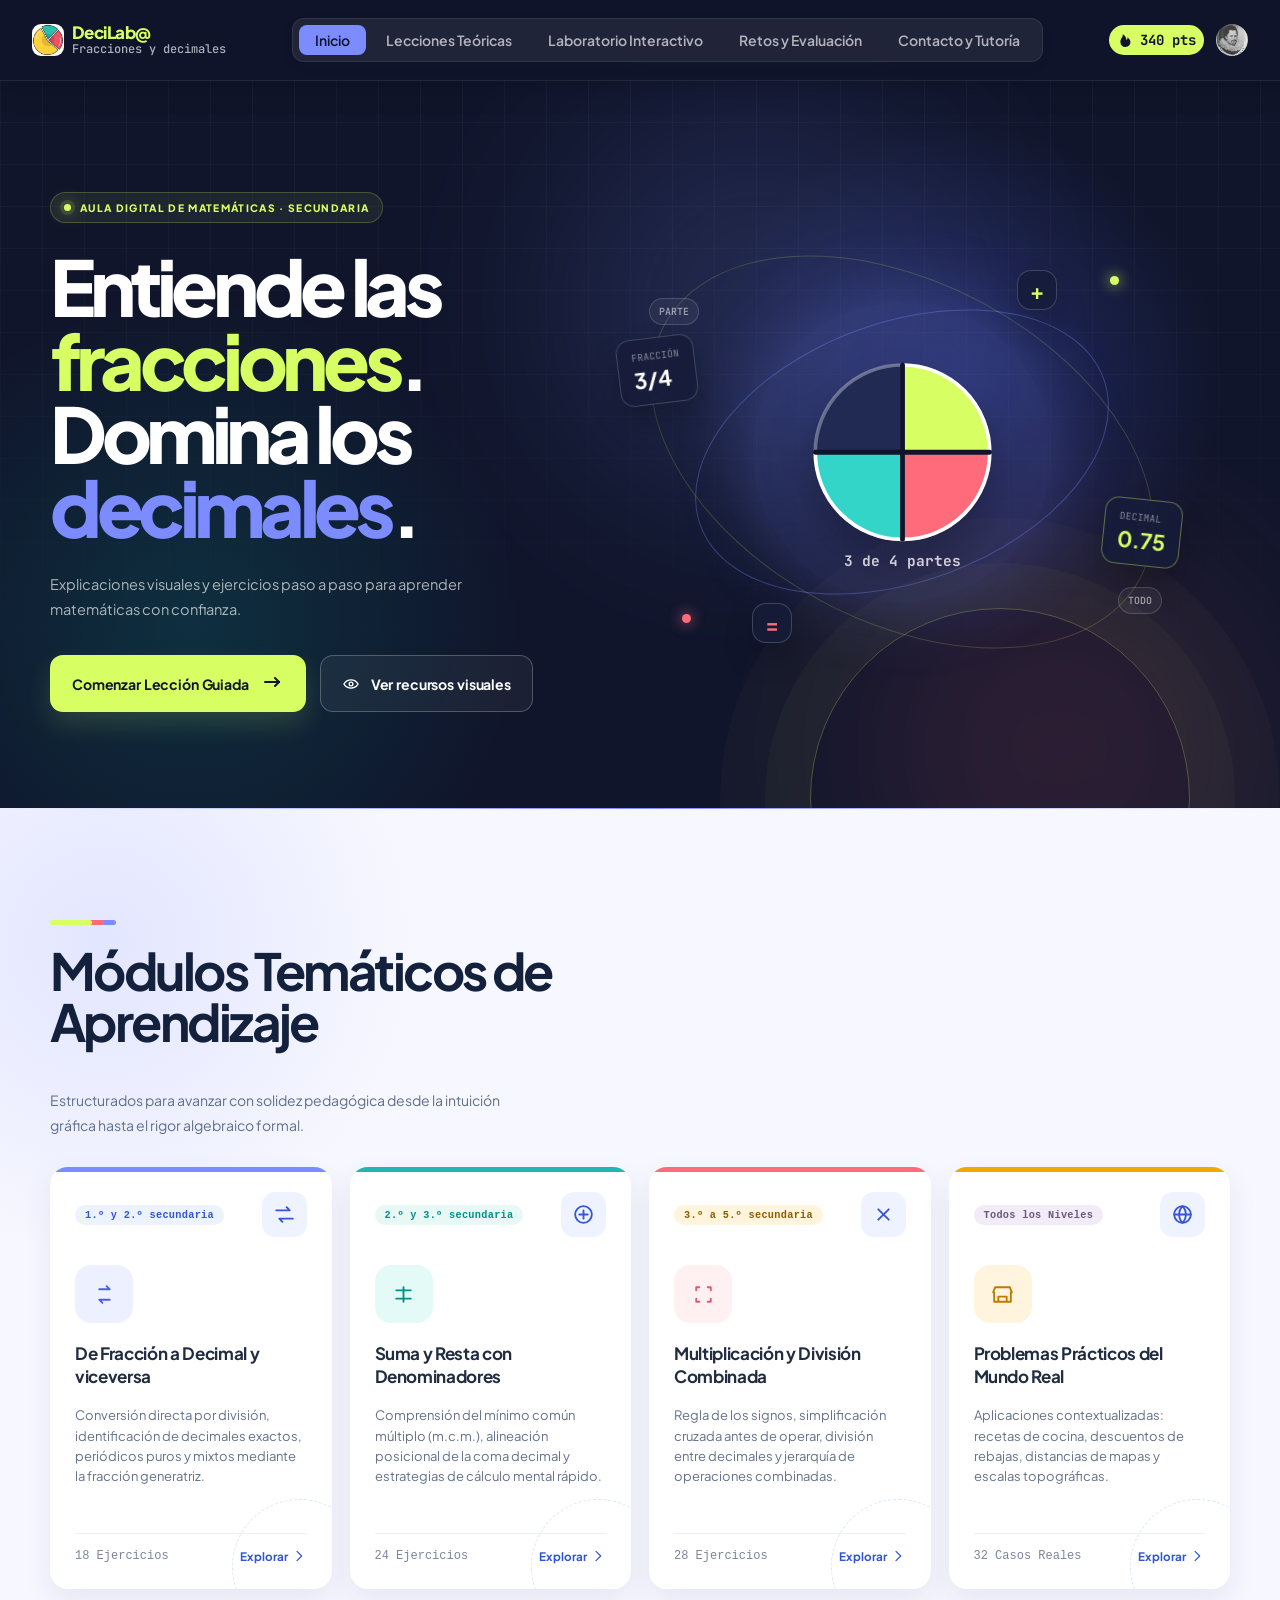
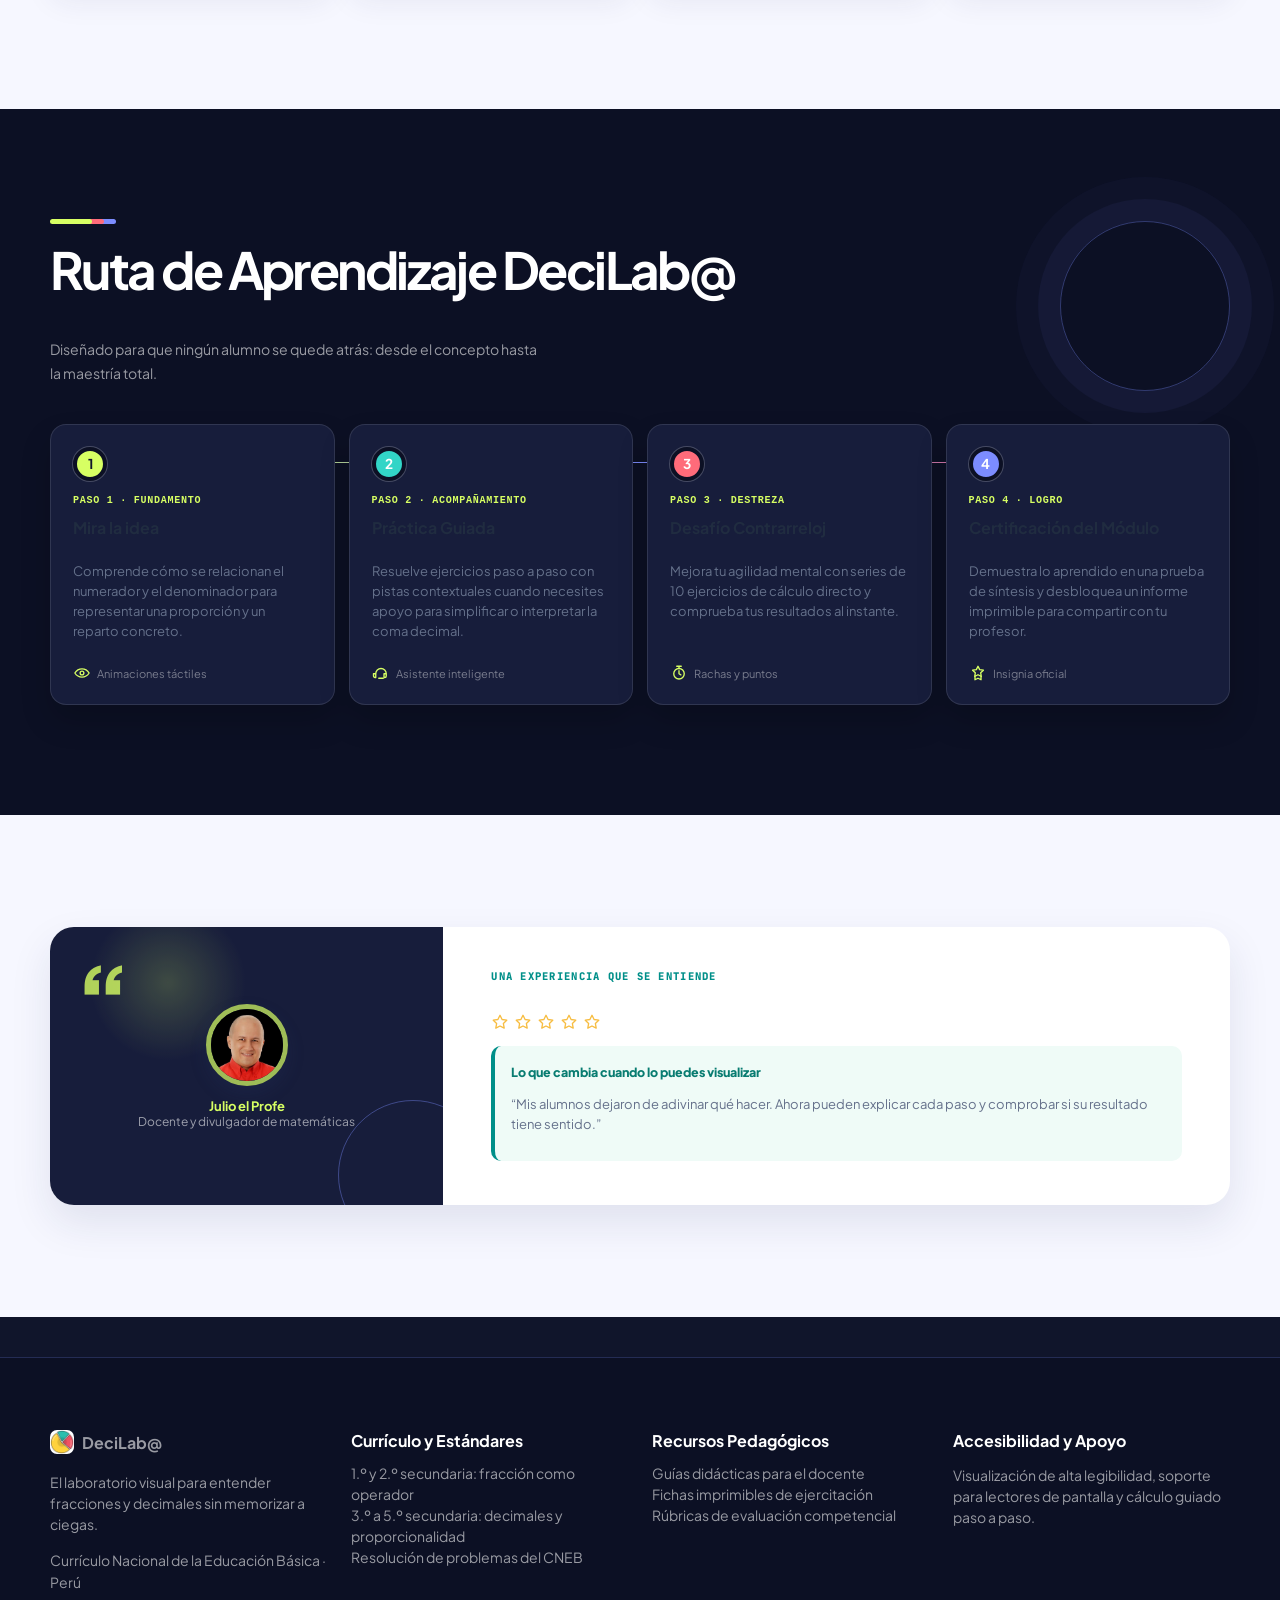
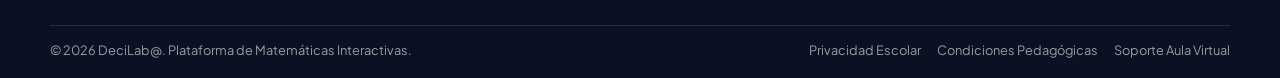
<file: index.html>
<!doctype html>
<html lang="es">
  <head>
    <meta charset="utf-8" />
    <meta content="width=device-width, initial-scale=1.0" name="viewport" />
    <meta content="web_standard" name="shell-type" />
    <meta
      content="DeciLab@: aprende fracciones y decimales con lecciones visuales, práctica guiada y un laboratorio interactivo."
      name="description"
    />
    <meta content="#10152b" name="theme-color" />
    <title>DeciLab@ - Lab Virtual</title>
    <link rel="stylesheet" href="css/inicio.css" />
    <link rel="stylesheet" href="css/header.css" />
    <link rel="stylesheet" href="css/layouts.css" />
    <link rel="stylesheet" href="css/base.css" />
    <!-- Fuentes -->
    <link href="https://fonts.googleapis.com" rel="preconnect" />
    <link crossorigin="" href="https://fonts.gstatic.com" rel="preconnect" />
    <link
      href="https://fonts.googleapis.com/css2?family=JetBrains+Mono:wght@400;500;600;700&amp;family=Plus+Jakarta+Sans:wght@400;500;600;700;800&amp;display=swap"
      rel="stylesheet"
    />
  </head>
  <body data-page="inicio">
    <div data-layout="header"></div>
    <main class="pagina-inicio">
      <section class="hero">
        <div class="ambient ambient-one" aria-hidden="true"></div>
        <div class="ambient ambient-two" aria-hidden="true"></div>
        <div class="container hero-grid">
          <div class="hero-content">
            <span class="hero-eyebrow">
              <span class="eyebrow-dot" aria-hidden="true"></span>
              Aula digital de matemáticas · Secundaria
            </span>
            <h1>
              Entiende las
              <span class="highlight-primary">fracciones</span>. Domina los
              <span class="highlight-secondary">decimales</span>.
            </h1>

            <p class="hero-description">
              Explicaciones visuales y ejercicios paso a paso para aprender
              matemáticas con confianza.
            </p>

            <div class="hero-actions">
              <a class="button button-primary" href="#modulos">
                <span>Comenzar Lección Guiada</span>
                <span class="">
                  <svg
                    xmlns="http://www.w3.org/2000/svg"
                    width="24"
                    height="24"
                    viewBox="0 0 24 24"
                    fill="none"
                    stroke="currentColor"
                    stroke-width="2"
                    stroke-linecap="round"
                    stroke-linejoin="round"
                    class="icon icon-tabler icons-tabler-outline icon-tabler-arrow-narrow-right"
                  >
                    <path stroke="none" d="M0 0h24v24H0z" fill="none" />
                    <path d="M5 12l14 0" />
                    <path d="M15 16l4 -4" />
                    <path d="M15 8l4 4" />
                  </svg>
                </span>
              </a>
              <a class="button button-outline" href="#modulos">
                <svg class="button-icon" viewBox="0 0 24 24" aria-hidden="true">
                  <path
                    d="M2.5 12s3.4-5.5 9.5-5.5 9.5 5.5 9.5 5.5-3.4 5.5-9.5 5.5S2.5 12 2.5 12Z"
                  />
                  <circle cx="12" cy="12" r="2.5" />
                </svg>
                <span>Ver recursos visuales</span>
              </a>
            </div>
          </div>

          <div
            class="visual-showcase"
            aria-label="Recursos visuales para aprender matemáticas"
          >
            <div class="visual-orbit" aria-hidden="true">
              <span class="orbit-ring orbit-ring-one"></span>
              <span class="orbit-ring orbit-ring-two"></span>
              <span class="orbit-dot orbit-dot-one"></span>
              <span class="orbit-dot orbit-dot-two"></span>
              <span class="orbit-label orbit-label-top">parte</span>
              <span class="orbit-label orbit-label-bottom">todo</span>
              <svg
                class="math-illustration fraction-illustration"
                viewBox="0 0 260 210"
                role="img"
                aria-label="Tres cuartos representados visualmente"
              >
                <circle class="fraction-base" cx="130" cy="105" r="72" />
                <path
                  class="fraction-piece fraction-piece-one"
                  d="M130 105 L130 33 A72 72 0 0 1 202 105 Z"
                />
                <path
                  class="fraction-piece fraction-piece-two"
                  d="M130 105 L202 105 A72 72 0 0 1 130 177 Z"
                />
                <path
                  class="fraction-piece fraction-piece-three"
                  d="M130 105 L130 177 A72 72 0 0 1 58 105 Z"
                />
                <path class="fraction-divider" d="M130 33 V177 M58 105 H202" />
                <text x="130" y="199" text-anchor="middle">3 de 4 partes</text>
              </svg>
              <div class="equation-card equation-card-main">
                <span>fracción</span>
                <strong>3/4</strong>
              </div>
              <div class="equation-card equation-card-result">
                <span>decimal</span>
                <strong>0.75</strong>
              </div>
              <div class="symbol-card symbol-plus">+</div>
              <div class="symbol-card symbol-equals">=</div>
            </div>
          </div>
        </div>
      </section>

      <section class="modulos" id="modulos">
        <div class="contenedor-modulos">
          <div class="cabecera-modulos">
            <div>
              <h2 class="titulo-seccion">Módulos Temáticos de Aprendizaje</h2>
            </div>
            <p class="descripcion-seccion">
              Estructurados para avanzar con solidez pedagógica desde la
              intuición gráfica hasta el rigor algebraico formal.
            </p>
          </div>

          <div class="rejilla-modulos">
            <div class="tarjeta-modulo">
              <div class="contenido-modulo">
                <div class="parte-superior-modulo">
                  <span class="nivel-modulo nivel-modulo-primario"
                    >1.º y 2.º secundaria</span
                  >
                  <svg
                    class="icono-modulo"
                    viewBox="0 0 24 24"
                    aria-hidden="true"
                  >
                    <path d="M4 8h13l-3-3M20 16H7l3 3" />
                  </svg>
                </div>
                <div class="caja-icono-modulo">
                  <svg
                    class="module-symbol"
                    viewBox="0 0 24 24"
                    aria-hidden="true"
                  >
                    <path d="M7 7h10l-3-3M17 17H7l3 3" />
                  </svg>
                </div>
                <h3 class="titulo-modulo">De Fracción a Decimal y viceversa</h3>
                <p class="texto-modulo">
                  Conversión directa por división, identificación de decimales
                  exactos, periódicos puros y mixtos mediante la fracción
                  generatriz.
                </p>
              </div>
              <div class="pie-modulo">
                <span class="contador-modulo">18 Ejercicios</span>
                <a href="lecciones-teoricas.html" class="enlace-modulo"
                  >Explorar
                  <svg
                    class="inline-icon"
                    viewBox="0 0 24 24"
                    aria-hidden="true"
                  >
                    <path d="m9 5 7 7-7 7" /></svg
                ></a>
              </div>
            </div>

            <div class="tarjeta-modulo">
              <div class="contenido-modulo">
                <div class="parte-superior-modulo">
                  <span class="nivel-modulo nivel-modulo-secundario"
                    >2.º y 3.º secundaria</span
                  >
                  <svg
                    class="icono-modulo"
                    viewBox="0 0 24 24"
                    aria-hidden="true"
                  >
                    <circle cx="12" cy="12" r="8" />
                    <path d="M12 8v8M8 12h8" />
                  </svg>
                </div>
                <div class="caja-icono-modulo">
                  <svg
                    class="module-symbol"
                    viewBox="0 0 24 24"
                    aria-hidden="true"
                  >
                    <path d="M5 8h14M5 16h14M12 5v14" />
                  </svg>
                </div>
                <h3 class="titulo-modulo">Suma y Resta con Denominadores</h3>
                <p class="texto-modulo">
                  Comprensión del mínimo común múltiplo (m.c.m.), alineación
                  posicional de la coma decimal y estrategias de cálculo mental
                  rápido.
                </p>
              </div>
              <div class="pie-modulo">
                <span class="contador-modulo">24 Ejercicios</span>
                <a
                  href="laboratorio-interactivo.html"
                  class="enlace-modulo enlace-modulo-secundario"
                  >Explorar
                  <svg
                    class="inline-icon"
                    viewBox="0 0 24 24"
                    aria-hidden="true"
                  >
                    <path d="m9 5 7 7-7 7" /></svg
                ></a>
              </div>
            </div>

            <div class="tarjeta-modulo">
              <div class="contenido-modulo">
                <div class="parte-superior-modulo">
                  <span class="nivel-modulo nivel-modulo-terciario"
                    >3.º a 5.º secundaria</span
                  >
                  <svg
                    class="icono-modulo"
                    viewBox="0 0 24 24"
                    aria-hidden="true"
                  >
                    <path d="m7 7 10 10M17 7 7 17" />
                  </svg>
                </div>
                <div class="caja-icono-modulo">
                  <svg
                    class="module-symbol"
                    viewBox="0 0 24 24"
                    aria-hidden="true"
                  >
                    <path d="M8 5H5v3M16 5h3v3M8 19H5v-3M19 16v3h-3" />
                  </svg>
                </div>
                <h3 class="titulo-modulo">
                  Multiplicación y División Combinada
                </h3>
                <p class="texto-modulo">
                  Regla de los signos, simplificación cruzada antes de operar,
                  división entre decimales y jerarquía de operaciones
                  combinadas.
                </p>
              </div>
              <div class="pie-modulo">
                <span class="contador-modulo">28 Ejercicios</span>
                <a
                  href="evaluacion.html"
                  class="enlace-modulo enlace-modulo-terciario"
                  >Explorar
                  <svg
                    class="inline-icon"
                    viewBox="0 0 24 24"
                    aria-hidden="true"
                  >
                    <path d="m9 5 7 7-7 7" /></svg
                ></a>
              </div>
            </div>

            <div class="tarjeta-modulo">
              <div class="contenido-modulo">
                <div class="parte-superior-modulo">
                  <span class="nivel-modulo nivel-modulo-neutral"
                    >Todos los Niveles</span
                  >
                  <svg
                    class="icono-modulo"
                    viewBox="0 0 24 24"
                    aria-hidden="true"
                  >
                    <circle cx="12" cy="12" r="8" />
                    <path
                      d="M4 12h16M12 4c2.2 2.2 3.2 5 3.2 8s-1 5.8-3.2 8c-2.2-2.2-3.2-5-3.2-8s1-5.8 3.2-8Z"
                    />
                  </svg>
                </div>
                <div class="caja-icono-modulo">
                  <svg
                    class="module-symbol"
                    viewBox="0 0 24 24"
                    aria-hidden="true"
                  >
                    <path d="M4 10v9h16v-9M3 10l2-5h14l2 5M8 19v-5h8v5" />
                  </svg>
                </div>
                <h3 class="titulo-modulo">
                  Problemas Prácticos del Mundo Real
                </h3>
                <p class="texto-modulo">
                  Aplicaciones contextualizadas: recetas de cocina, descuentos
                  de rebajas, distancias de mapas y escalas topográficas.
                </p>
              </div>
              <div class="pie-modulo">
                <span class="contador-modulo">32 Casos Reales</span>
                <a href="contacto-tutoria.html" class="enlace-modulo"
                  >Explorar
                  <svg
                    class="inline-icon"
                    viewBox="0 0 24 24"
                    aria-hidden="true"
                  >
                    <path d="m9 5 7 7-7 7" /></svg
                ></a>
              </div>
            </div>
          </div>
        </div>
      </section>

      <section class="ruta-aprendizaje">
        <div class="contenedor-ruta">
          <div class="cabecera-ruta">
            <h2 class="titulo-seccion">Ruta de Aprendizaje DeciLab@</h2>
            <p class="descripcion-seccion">
              Diseñado para que ningún alumno se quede atrás: desde el concepto
              hasta la maestría total.
            </p>
          </div>
          <div class="rejilla-ruta">
            <div class="tarjeta-paso">
              <div class="numero-paso numero-paso-primario">1</div>
              <span class="etiqueta-paso etiqueta-paso-primario"
                >Paso 1 · Fundamento</span
              >
              <h3 class="titulo-paso">Mira la idea</h3>
              <p class="texto-paso">
                Comprende cómo se relacionan el numerador y el denominador para
                representar una proporción y un reparto concreto.
              </p>
              <div class="pie-paso">
                <svg class="route-icon" viewBox="0 0 24 24" aria-hidden="true">
                  <path
                    d="M2.5 12s3.4-5.5 9.5-5.5 9.5 5.5 9.5 5.5-3.4 5.5-9.5 5.5S2.5 12 2.5 12Z"
                  />
                  <circle cx="12" cy="12" r="2.5" />
                </svg>
                <span>Animaciones táctiles</span>
              </div>
            </div>
            <div class="tarjeta-paso">
              <div class="numero-paso numero-paso-secundario">2</div>
              <span class="etiqueta-paso etiqueta-paso-secundario"
                >Paso 2 · Acompañamiento</span
              >
              <h3 class="titulo-paso">Práctica Guiada</h3>
              <p class="texto-paso">
                Resuelve ejercicios paso a paso con pistas contextuales cuando
                necesites apoyo para simplificar o interpretar la coma decimal.
              </p>
              <div class="pie-paso">
                <svg class="route-icon" viewBox="0 0 24 24" aria-hidden="true">
                  <path
                    d="M5 13a7 7 0 0 1 14 0v3a2 2 0 0 1-2 2h-1v-5h3M5 13v5H4a2 2 0 0 1-2-2v-3h3Z"
                  />
                  <path d="M9 19h6" />
                </svg>
                <span>Asistente inteligente</span>
              </div>
            </div>
            <div class="tarjeta-paso">
              <div class="numero-paso numero-paso-terciario">3</div>
              <span class="etiqueta-paso etiqueta-paso-terciario"
                >Paso 3 · Destreza</span
              >
              <h3 class="titulo-paso">Desafío Contrarreloj</h3>
              <p class="texto-paso">
                Mejora tu agilidad mental con series de 10 ejercicios de cálculo
                directo y comprueba tus resultados al instante.
              </p>
              <div class="pie-paso">
                <svg class="route-icon" viewBox="0 0 24 24" aria-hidden="true">
                  <circle cx="12" cy="13" r="7" />
                  <path d="M12 9v4l2.5 1.5M9 3h6M12 3v3" />
                </svg>
                <span>Rachas y puntos</span>
              </div>
            </div>
            <div class="tarjeta-paso">
              <div class="numero-paso numero-paso-exito">4</div>
              <span class="etiqueta-paso etiqueta-paso-exito"
                >Paso 4 · Logro</span
              >
              <h3 class="titulo-paso">Certificación del Módulo</h3>
              <p class="texto-paso">
                Demuestra lo aprendido en una prueba de síntesis y desbloquea un
                informe imprimible para compartir con tu profesor.
              </p>
              <div class="pie-paso">
                <svg class="route-icon" viewBox="0 0 24 24" aria-hidden="true">
                  <path
                    d="m12 3 2.2 4.5 5 .7-3.6 3.5.8 5-4.4-2.4-4.4 2.4.8-5-3.6-3.5 5-.7L12 3Z"
                  />
                  <path d="M8 17v4l4-2 4 2v-4" />
                </svg>
                <span>Insignia oficial</span>
              </div>
            </div>
          </div>
        </div>
      </section>

      <section class="testimonio">
        <div class="contenedor-testimonio">
          <div class="tarjeta-testimonio">
            <div class="testimonio-izquierda">
              <img
                alt="Julio el Profe, divulgador de matemáticas"
                class="imagen-testimonio"
                src="imagenes/imagen03.png"
                loading="lazy"
              />
              <div class="autor-testimonio">
                <span class="nombre-autor">Julio el Profe</span>
                <span class="rol-autor"
                  >Docente y divulgador de matemáticas</span
                >
              </div>
            </div>
            <div class="testimonio-derecha">
              <span class="testimonio-kicker"
                >Una experiencia que se entiende</span
              >
              <div class="estrellas-testimonio">
                <svg class="star-icon" viewBox="0 0 24 24" aria-hidden="true">
                  <path
                    d="m12 3 2.8 5.7 6.2.9-4.5 4.4 1.1 6.2-5.6-2.9-5.6 2.9 1.1-6.2L3 9.6l6.2-.9L12 3Z"
                  />
                </svg>
                <svg class="star-icon" viewBox="0 0 24 24" aria-hidden="true">
                  <path
                    d="m12 3 2.8 5.7 6.2.9-4.5 4.4 1.1 6.2-5.6-2.9-5.6 2.9 1.1-6.2L3 9.6l6.2-.9L12 3Z"
                  />
                </svg>
                <svg class="star-icon" viewBox="0 0 24 24" aria-hidden="true">
                  <path
                    d="m12 3 2.8 5.7 6.2.9-4.5 4.4 1.1 6.2-5.6-2.9-5.6 2.9 1.1-6.2L3 9.6l6.2-.9L12 3Z"
                  />
                </svg>
                <svg class="star-icon" viewBox="0 0 24 24" aria-hidden="true">
                  <path
                    d="m12 3 2.8 5.7 6.2.9-4.5 4.4 1.1 6.2-5.6-2.9-5.6 2.9 1.1-6.2L3 9.6l6.2-.9L12 3Z"
                  />
                </svg>
                <svg class="star-icon" viewBox="0 0 24 24" aria-hidden="true">
                  <path
                    d="m12 3 2.8 5.7 6.2.9-4.5 4.4 1.1 6.2-5.6-2.9-5.6 2.9 1.1-6.2L3 9.6l6.2-.9L12 3Z"
                  />
                </svg>
              </div>
              <div class="destacado-testimonio">
                <span class="titulo-destacado"
                  >Lo que cambia cuando lo puedes visualizar</span
                >
                <p class="texto-destacado">
                  “Mis alumnos dejaron de adivinar qué hacer. Ahora pueden
                  explicar cada paso y comprobar si su resultado tiene sentido.”
                </p>
              </div>
            </div>
          </div>
        </div>
      </section>

    </main>

    <div data-layout="footer"></div>

    <script src="js/layout.js"></script>
  </body>
</html>
</file>
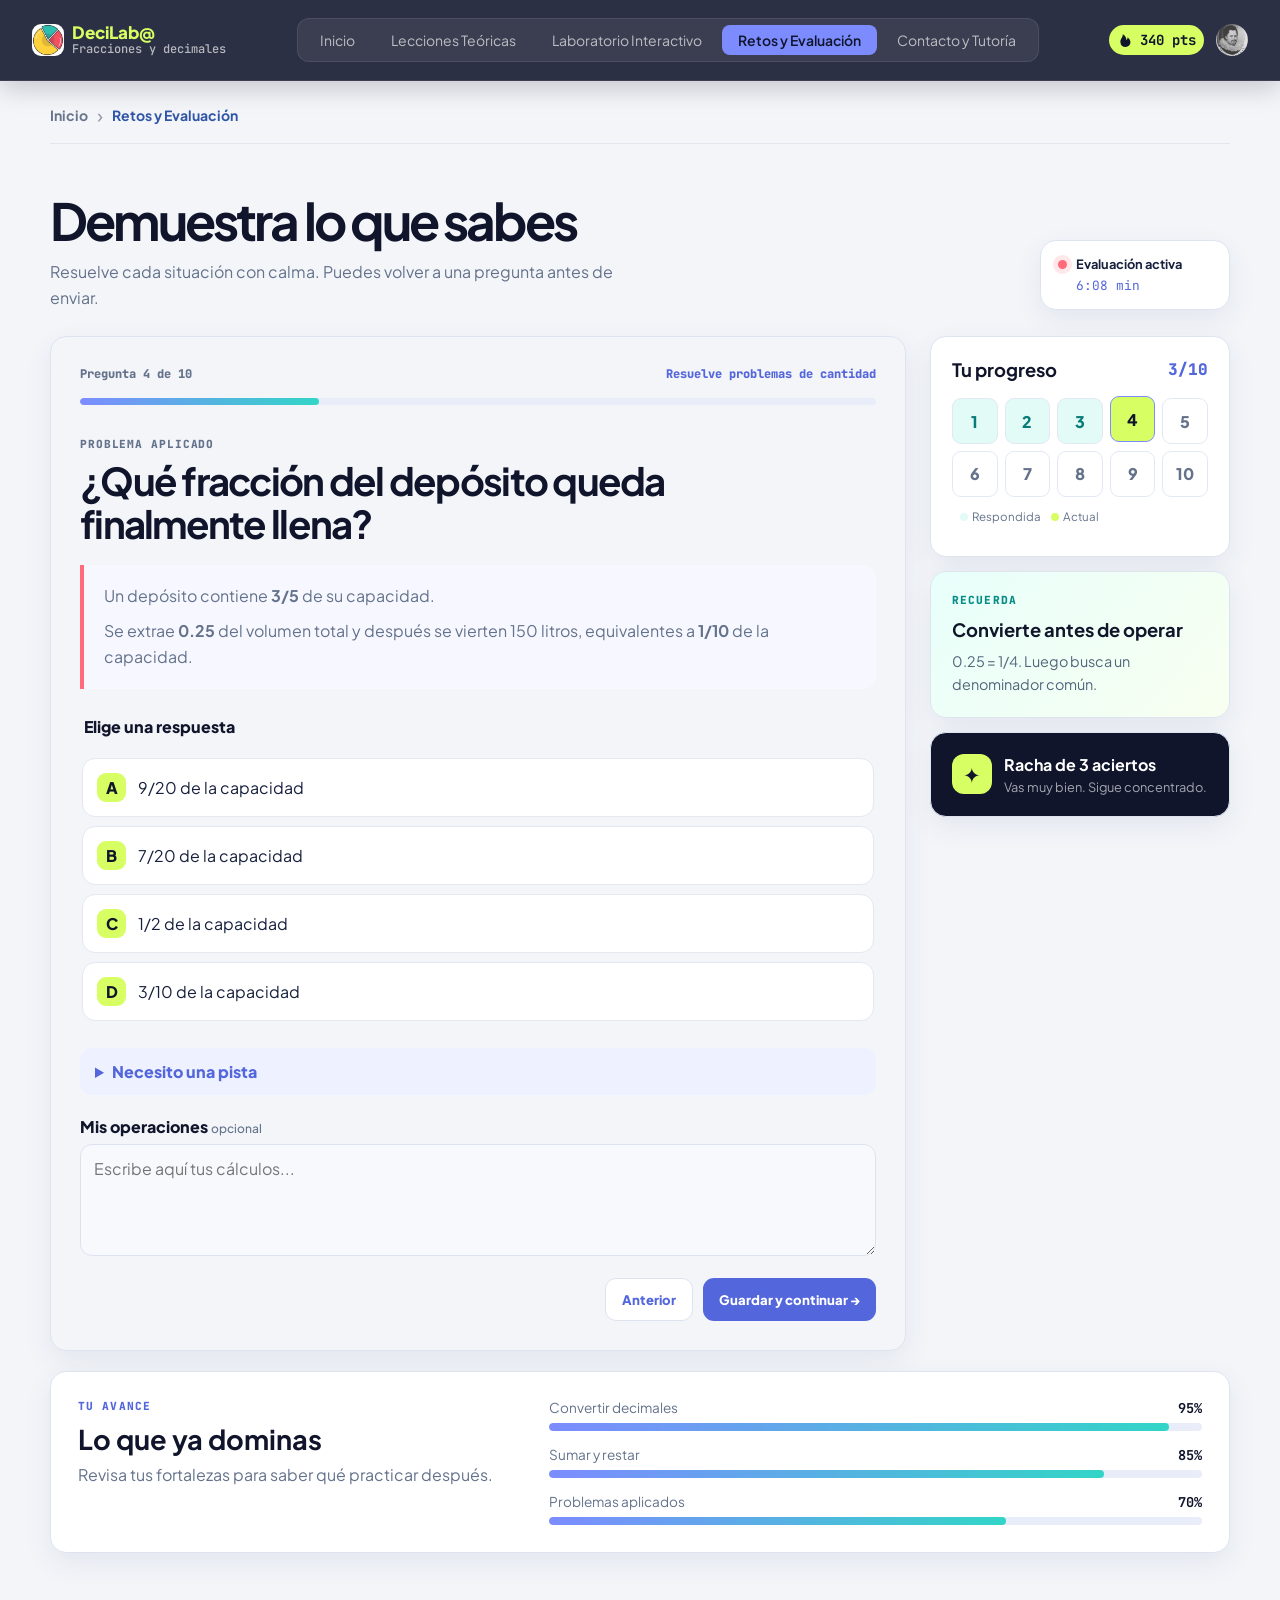
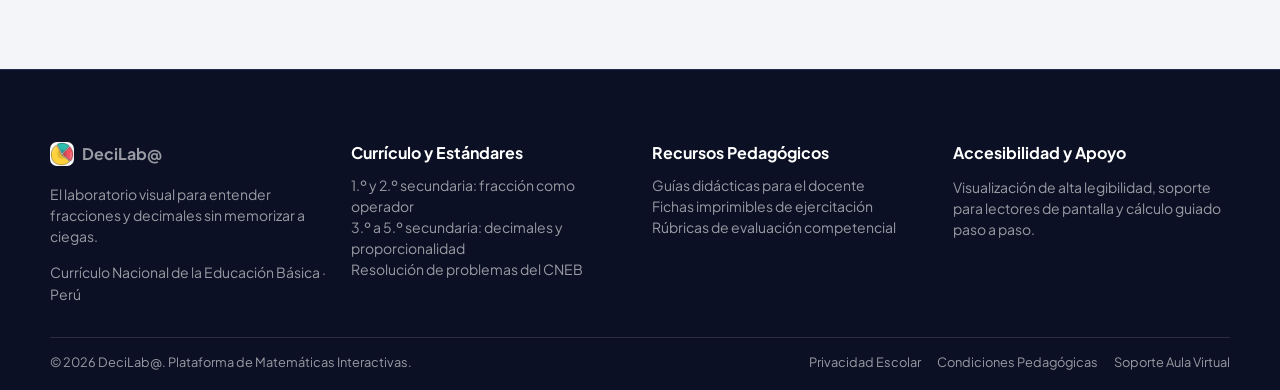
<file: evaluacion.html>
<!DOCTYPE html>
<html lang="es">
<head>
    <meta charset="UTF-8">
    <meta name="viewport" content="width=device-width, initial-scale=1.0">
    <link rel="preconnect" href="https://fonts.googleapis.com">
    <link rel="preconnect" href="https://fonts.gstatic.com" crossorigin>
    <link href="https://fonts.googleapis.com/css2?family=JetBrains+Mono:wght@400;500;600;700&family=Plus+Jakarta+Sans:wght@400;500;600;700;800&display=swap" rel="stylesheet">
    <title>Retos y evaluación | DeciLab@</title>
    <link rel="stylesheet" href="css/evaluacion.css">
    <link rel="stylesheet" href="css/header.css">
    <link rel="stylesheet" href="css/layouts.css">
    <link rel="stylesheet" href="css/base.css">
    <link rel="stylesheet" href="css/tema-lecciones.css">
</head>
<body data-page="evaluacion">
    <div data-layout="header"></div>

    <div class="ruta">
        <a href="index.html">Inicio</a>
        <span>›</span>
        <a href="evaluacion.html" aria-current="page">Retos y Evaluación</a>
    </div>

    <main class="evaluacion">
        <header class="evaluacion-hero">
            <div>
                <h1>Demuestra lo que sabes</h1>
                <p class="hero-copy">Resuelve cada situación con calma. Puedes volver a una pregunta antes de enviar.</p>
            </div>
            <div class="estado-evaluacion">
                <span class="estado-punto"></span>
                <strong>Evaluación activa</strong>
                <span>6:08 min</span>
            </div>
        </header>

        <div class="evaluacion-grid">
            <section class="pregunta-examen" aria-labelledby="pregunta-titulo">
                <div class="pregunta-meta">
                    <span id="pregunta-contador">Pregunta 4 de 10</span>
                    <span class="competencia">Resuelve problemas de cantidad</span>
                </div>
                <div class="progreso-barra" aria-label="40% completado">
                    <span></span>
                </div>

                <div class="pregunta-contenido">
                    <p class="tipo-pregunta">Problema aplicado</p>
                    <h2 id="pregunta-titulo">¿Qué fracción del depósito queda finalmente llena?</h2>
                    <div class="enunciado" id="enunciado">
                        <p>Un depósito contiene <strong>3/5</strong> de su capacidad.</p>
                        <p>Se extrae <strong>0.25</strong> del volumen total y después se vierten 150 litros, equivalentes a <strong>1/10</strong> de la capacidad.</p>
                    </div>
                </div>

                <form class="formulario-respuestas">
                    <fieldset>
                        <legend>Elige una respuesta</legend>
                        <label class="opcion" for="opcionA">
                            <input type="radio" id="opcionA" name="respuesta" value="A">
                            <span class="opcion-letra">A</span>
                            <span>9/20 de la capacidad</span>
                        </label>
                        <label class="opcion" for="opcionB">
                            <input type="radio" id="opcionB" name="respuesta" value="B">
                            <span class="opcion-letra">B</span>
                            <span>7/20 de la capacidad</span>
                        </label>
                        <label class="opcion" for="opcionC">
                            <input type="radio" id="opcionC" name="respuesta" value="C">
                            <span class="opcion-letra">C</span>
                            <span>1/2 de la capacidad</span>
                        </label>
                        <label class="opcion" for="opcionD">
                            <input type="radio" id="opcionD" name="respuesta" value="D">
                            <span class="opcion-letra">D</span>
                            <span>3/10 de la capacidad</span>
                        </label>
                    </fieldset>

                    <details class="pista">
                        <summary>Necesito una pista</summary>
                        <p>Convierte 0.25 a fracción y usa un denominador común.</p>
                    </details>

                    <label class="notas-label" for="notas">Mis operaciones <span>opcional</span></label>
                    <textarea id="notas" name="notas" rows="4" placeholder="Escribe aquí tus cálculos..."></textarea>

                    <div class="acciones">
                        <button class="boton-secundario" id="anterior" type="button">Anterior</button>
                        <button class="boton-principal" id="siguiente" type="button">Guardar y continuar <span>→</span></button>
                    </div>
                </form>
            </section>

            <aside class="panel-lateral">
                <section class="mapa-cuestionario">
                    <div class="panel-titulo">
                        <h2>Tu progreso</h2>
                        <strong>4/10</strong>
                    </div>
                    <div class="preguntas">
                        <button class="hecha" type="button" data-question="1">1</button>
                        <button class="hecha" type="button" data-question="2">2</button>
                        <button class="hecha" type="button" data-question="3">3</button>
                        <button class="actual" type="button" data-question="4" aria-current="step">4</button>
                        <button type="button" data-question="5">5</button>
                        <button type="button" data-question="6">6</button>
                        <button type="button" data-question="7">7</button>
                        <button type="button" data-question="8">8</button>
                        <button type="button" data-question="9">9</button>
                        <button type="button" data-question="10">10</button>
                    </div>
                    <p class="leyenda"><span class="hecha"></span>Respondida <span class="actual"></span>Actual</p>
                </section>

                <section class="recordatorio-operativo">
                    <p class="eyebrow">RECUERDA</p>
                    <h2>Convierte antes de operar</h2>
                    <p>0.25 = 1/4. Luego busca un denominador común.</p>
                </section>

                <section class="racha-aciertos">
                    <span class="racha-icono">✦</span>
                    <div>
                        <strong>Racha de 3 aciertos</strong>
                        <p>Vas muy bien. Sigue concentrado.</p>
                    </div>
                </section>
            </aside>
        </div>

        <section class="rendimiento">
            <div>
                <p class="eyebrow">TU AVANCE</p>
                <h2>Lo que ya dominas</h2>
                <p>Revisa tus fortalezas para saber qué practicar después.</p>
            </div>
            <div class="dominios">
                <div><span>Convertir decimales</span><strong>95%</strong><i><b style="width:95%"></b></i></div>
                <div><span>Sumar y restar</span><strong>85%</strong><i><b style="width:85%"></b></i></div>
                <div><span>Problemas aplicados</span><strong>70%</strong><i><b style="width:70%"></b></i></div>
            </div>
        </section>
    </main>

    <div data-layout="footer"></div>
    <script src="js/evaluacion.js"></script>
    <script src="js/layout.js"></script>
</body>
</html>
</file>
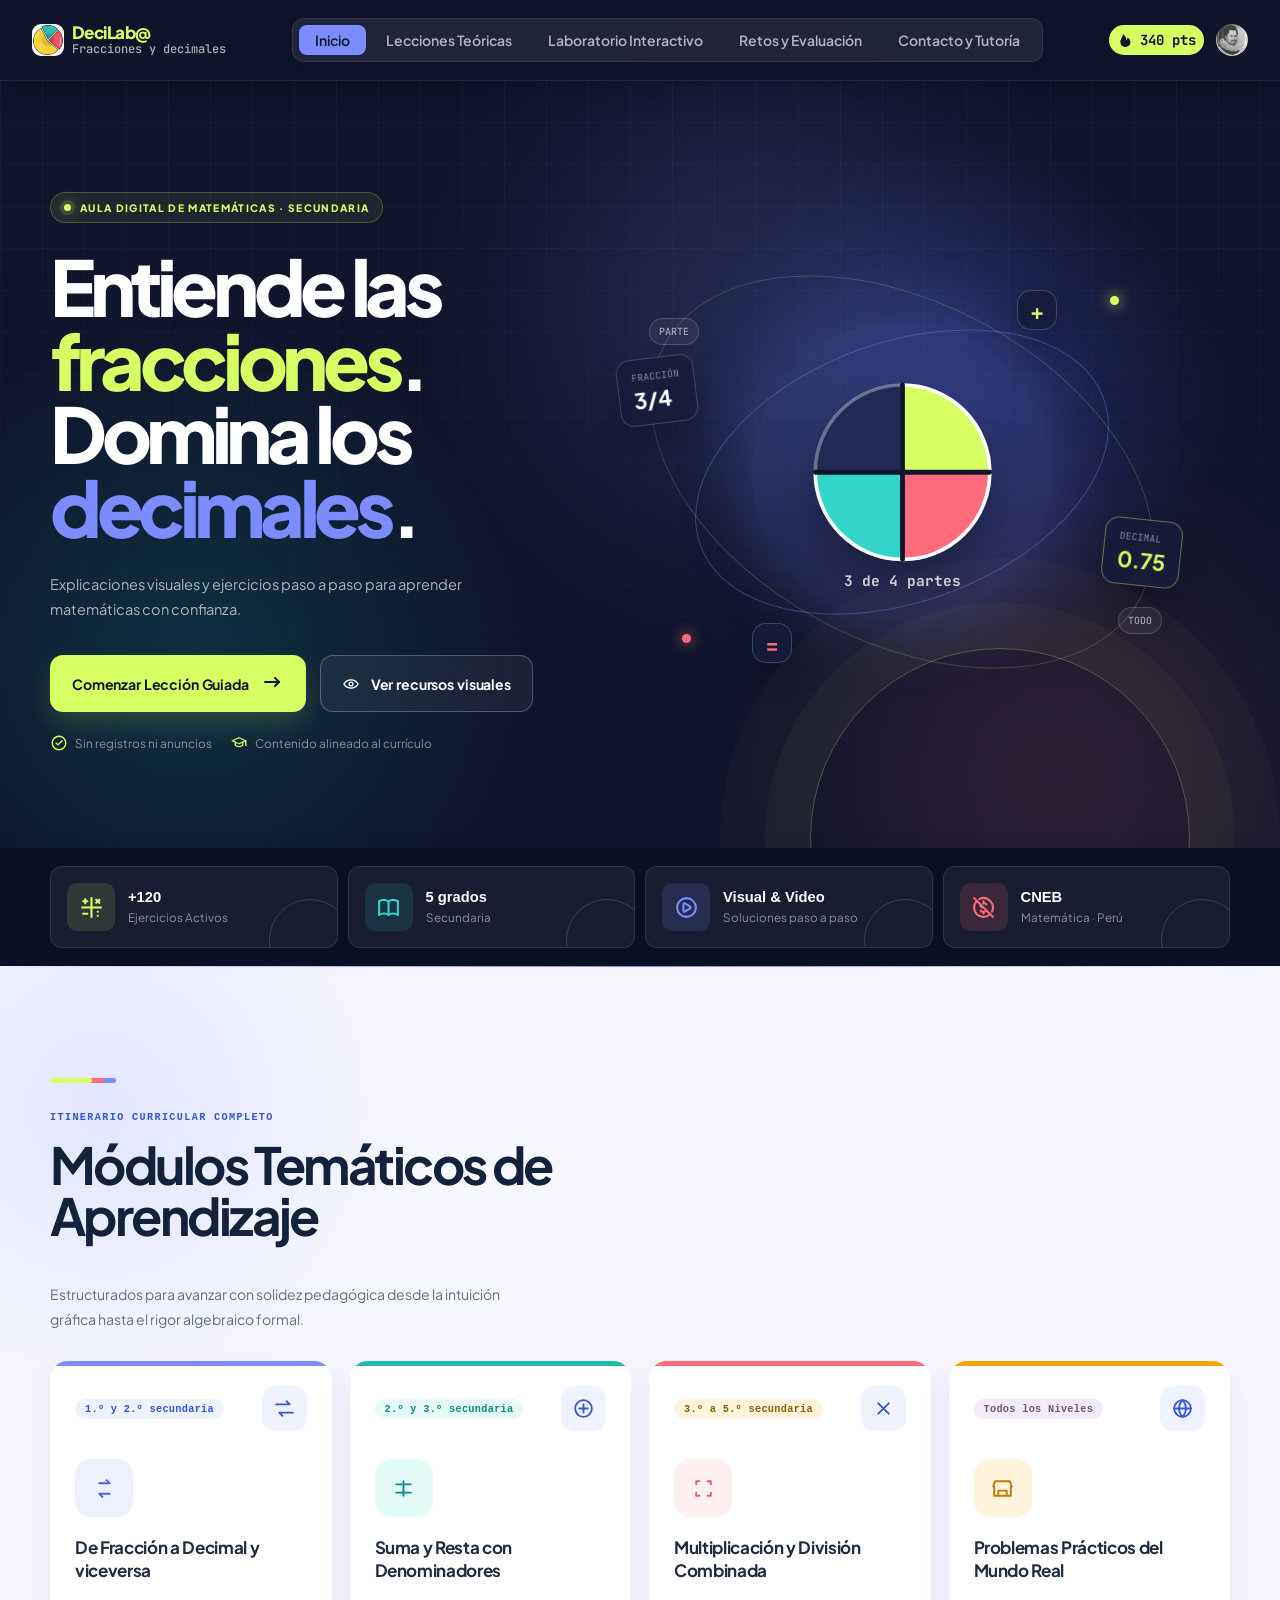
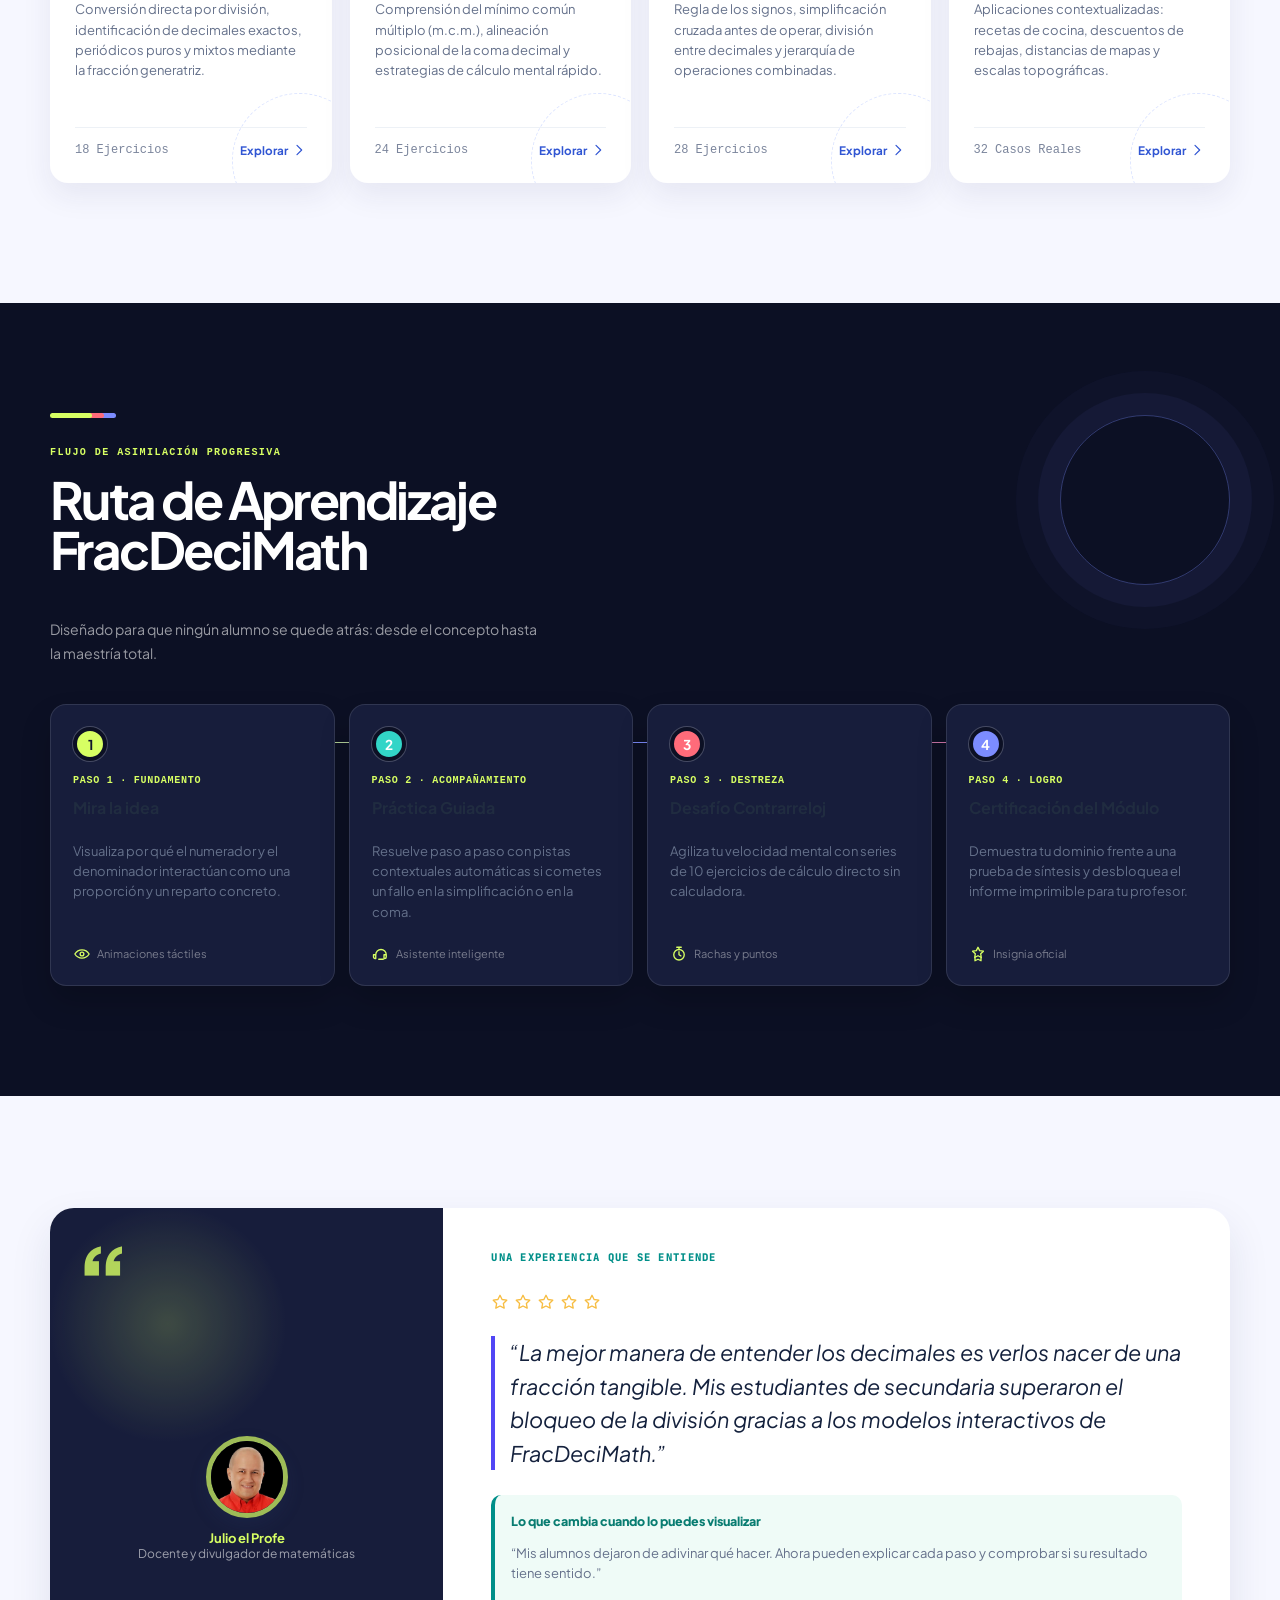
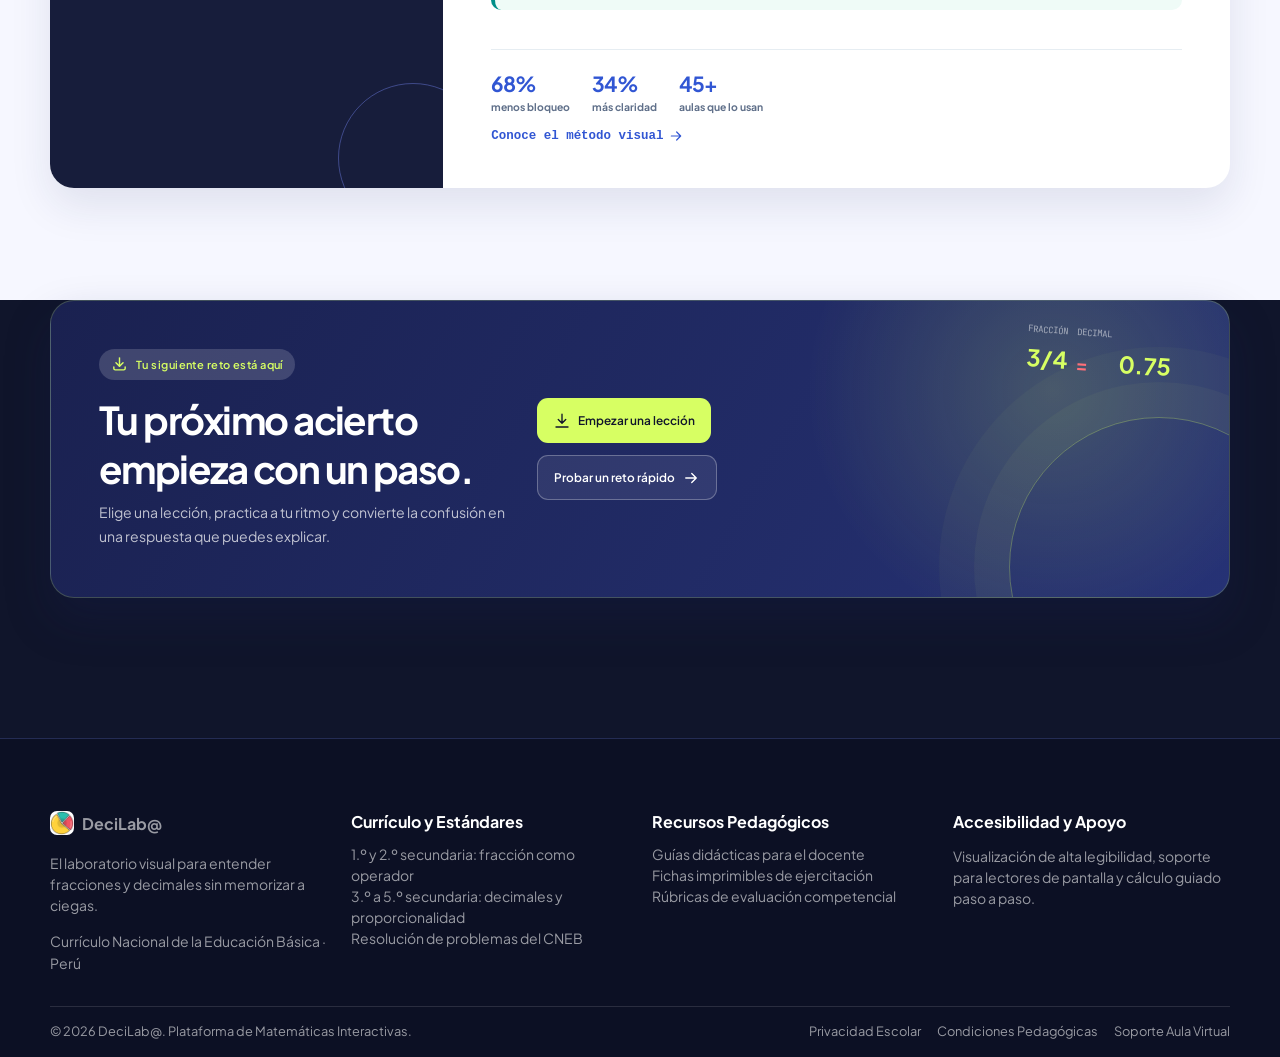
<file: inicio.html>
<!doctype html>
<html lang="es">
  <head>
    <meta charset="utf-8" />
    <meta content="width=device-width, initial-scale=1.0" name="viewport" />
    <meta content="web_standard" name="shell-type" />
    <meta
      content="FracDeciMath: aprende fracciones y decimales con lecciones visuales, práctica guiada y un laboratorio interactivo."
      name="description"
    />
    <meta content="#10152b" name="theme-color" />
    <title>FracDeciMath - Lab Virtual</title>
    <link rel="stylesheet" href="css/inicio.css" />
    <link rel="stylesheet" href="css/header.css" />
    <link rel="stylesheet" href="css/layouts.css" />
    <link rel="stylesheet" href="css/base.css" />
    <!-- Fuentes -->
    <link href="https://fonts.googleapis.com" rel="preconnect" />
    <link crossorigin="" href="https://fonts.gstatic.com" rel="preconnect" />
    <link
      href="https://fonts.googleapis.com/css2?family=JetBrains+Mono:wght@400;500;600;700&amp;family=Plus+Jakarta+Sans:wght@400;500;600;700;800&amp;display=swap"
      rel="stylesheet"
    />
  </head>
  <body data-page="inicio">
    <div data-layout="header"></div>
    <main class="pagina-inicio">
      <section class="hero">
        <div class="ambient ambient-one" aria-hidden="true"></div>
        <div class="ambient ambient-two" aria-hidden="true"></div>
        <div class="container hero-grid">
          <div class="hero-content">
            <span class="hero-eyebrow">
              <span class="eyebrow-dot" aria-hidden="true"></span>
              Aula digital de matemáticas · Secundaria
            </span>
            <h1>
              Entiende las
              <span class="highlight-primary">fracciones</span>.
              Domina los <span class="highlight-secondary">decimales</span>.
            </h1>

            <p class="hero-description">
              Explicaciones visuales y ejercicios paso a paso para aprender
              matemáticas con confianza.
            </p>

            <div class="hero-actions">
              <a
                class="button button-primary"
                href="#modulos"
              >
                <span>Comenzar Lección Guiada</span>
                <span class="">
                  <svg
                    xmlns="http://www.w3.org/2000/svg"
                    width="24"
                    height="24"
                    viewBox="0 0 24 24"
                    fill="none"
                    stroke="currentColor"
                    stroke-width="2"
                    stroke-linecap="round"
                    stroke-linejoin="round"
                    class="icon icon-tabler icons-tabler-outline icon-tabler-arrow-narrow-right"
                  >
                    <path stroke="none" d="M0 0h24v24H0z" fill="none" />
                    <path d="M5 12l14 0" />
                    <path d="M15 16l4 -4" />
                    <path d="M15 8l4 4" />
                  </svg>
                </span>
              </a>
              <a
                class="button button-outline"
                href="#modulos"
              >
                <svg class="button-icon" viewBox="0 0 24 24" aria-hidden="true">
                  <path d="M2.5 12s3.4-5.5 9.5-5.5 9.5 5.5 9.5 5.5-3.4 5.5-9.5 5.5S2.5 12 2.5 12Z" />
                  <circle cx="12" cy="12" r="2.5" />
                </svg>
                <span>Ver recursos visuales</span>
              </a>
            </div>
            <div class="trust-items" aria-label="Ventajas de FracDeciMath">
              <div>
                <svg class="trust-icon" viewBox="0 0 24 24" aria-hidden="true">
                  <circle cx="12" cy="12" r="9" />
                  <path d="m8 12 2.5 2.5L16 9" />
                </svg>
                Sin registros ni anuncios
              </div>
              <div>
                <svg class="trust-icon" viewBox="0 0 24 24" aria-hidden="true">
                  <path d="m3 9 9-4 9 4-9 4-9-4Z" />
                  <path d="M7 11v4c2.8 2.3 7.2 2.3 10 0v-4M21 9v6" />
                </svg>
                Contenido alineado al currículo
              </div>
            </div>
          </div>

          <div class="visual-showcase" aria-label="Recursos visuales para aprender matemáticas">
            <div class="visual-orbit" aria-hidden="true">
              <span class="orbit-ring orbit-ring-one"></span>
              <span class="orbit-ring orbit-ring-two"></span>
              <span class="orbit-dot orbit-dot-one"></span>
              <span class="orbit-dot orbit-dot-two"></span>
              <span class="orbit-label orbit-label-top">parte</span>
              <span class="orbit-label orbit-label-bottom">todo</span>
              <svg class="math-illustration fraction-illustration" viewBox="0 0 260 210" role="img" aria-label="Tres cuartos representados visualmente">
                <circle class="fraction-base" cx="130" cy="105" r="72" />
                <path class="fraction-piece fraction-piece-one" d="M130 105 L130 33 A72 72 0 0 1 202 105 Z" />
                <path class="fraction-piece fraction-piece-two" d="M130 105 L202 105 A72 72 0 0 1 130 177 Z" />
                <path class="fraction-piece fraction-piece-three" d="M130 105 L130 177 A72 72 0 0 1 58 105 Z" />
                <path class="fraction-divider" d="M130 33 V177 M58 105 H202" />
                <text x="130" y="199" text-anchor="middle">3 de 4 partes</text>
              </svg>
              <div class="equation-card equation-card-main">
                <span>fracción</span>
                <strong>3/4</strong>
              </div>
              <div class="equation-card equation-card-result">
                <span>decimal</span>
                <strong>0.75</strong>
              </div>
              <div class="symbol-card symbol-plus">+</div>
              <div class="symbol-card symbol-equals">=</div>
            </div>
          </div>
        </div>
      </section>

      <!-- STATS -->
      <section class="stats-section" aria-label="Características de DeciLab">
        <div class="container stats-grid">
          <article class="stat-card">
            <div class="stat-icon icon-blue">
              <span class="stat-svg">
                <svg
                  xmlns="http://www.w3.org/2000/svg"
                  width="24"
                  height="24"
                  viewBox="0 0 24 24"
                  fill="none"
                  stroke="currentColor"
                  stroke-width="2"
                  stroke-linecap="round"
                  stroke-linejoin="round"
                  class="icon icon-tabler icons-tabler-outline icon-tabler-math-symbols"
                >
                  <path stroke="none" d="M0 0h24v24H0z" fill="none" />
                  <path d="M3 12l18 0" />
                  <path d="M12 3l0 18" />
                  <path d="M16.5 4.5l3 3" />
                  <path d="M19.5 4.5l-3 3" />
                  <path d="M6 4l0 4" />
                  <path d="M4 6l4 0" />
                  <path d="M18 16l.01 0" />
                  <path d="M18 20l.01 0" />
                  <path d="M4 18l4 0" />
                </svg>
              </span>
            </div>
            <div><strong>+120</strong><span>Ejercicios Activos</span></div>
          </article>
          <article class="stat-card">
            <div class="stat-icon icon-teal">
              <span class="stat-svg">
                <svg
                  xmlns="http://www.w3.org/2000/svg"
                  width="24"
                  height="24"
                  viewBox="0 0 24 24"
                  fill="none"
                  stroke="currentColor"
                  stroke-width="2"
                  stroke-linecap="round"
                  stroke-linejoin="round"
                  class="icon icon-tabler icons-tabler-outline icon-tabler-book"
                >
                  <path stroke="none" d="M0 0h24v24H0z" fill="none" />
                  <path d="M3 19a9 9 0 0 1 9 0a9 9 0 0 1 9 0" />
                  <path d="M3 6a9 9 0 0 1 9 0a9 9 0 0 1 9 0" />
                  <path d="M3 6l0 13" />
                  <path d="M12 6l0 13" />
                  <path d="M21 6l0 13" />
                </svg>
              </span>
            </div>
            <div><strong>5 grados</strong><span>Secundaria</span></div>
          </article>
          <article class="stat-card">
            <div class="stat-icon icon-purple">
              <span class="stat-svg">
                <svg
                  xmlns="http://www.w3.org/2000/svg"
                  width="24"
                  height="24"
                  viewBox="0 0 24 24"
                  fill="none"
                  stroke="currentColor"
                  stroke-width="2"
                  stroke-linecap="round"
                  stroke-linejoin="round"
                  class="icon icon-tabler icons-tabler-outline icon-tabler-circle-play"
                >
                  <path stroke="none" d="M0 0h24v24H0z" fill="none" />
                  <path
                    d="M9 9.003a1 1 0 0 1 1.517 -.859l4.997 2.997a1 1 0 0 1 0 1.718l-4.997 2.997a1 1 0 0 1 -1.517 -.86v-5.993"
                  />
                  <path d="M3 12a9 9 0 1 0 18 0a9 9 0 1 0 -18 0" />
                </svg>
              </span>
            </div>
            <div>
              <strong>Visual &amp; Video</strong
              ><span>Soluciones paso a paso</span>
            </div>
          </article>
          <article class="stat-card">
            <div class="stat-icon icon-neutral">
              <span class="stat-svg">
                <svg
                  xmlns="http://www.w3.org/2000/svg"
                  width="24"
                  height="24"
                  viewBox="0 0 24 24"
                  fill="none"
                  stroke="currentColor"
                  stroke-width="2"
                  stroke-linecap="round"
                  stroke-linejoin="round"
                  class="icon icon-tabler icons-tabler-outline icon-tabler-coin-off"
                >
                  <path stroke="none" d="M0 0h24v24H0z" fill="none" />
                  <path
                    d="M14.8 9a2 2 0 0 0 -1.8 -1h-1m-2.82 1.171a2 2 0 0 0 1.82 2.829h1m2.824 2.822a2 2 0 0 1 -1.824 1.178h-2a2 2 0 0 1 -1.8 -1"
                  />
                  <path
                    d="M20.042 16.045a9 9 0 0 0 -12.087 -12.087m-2.318 1.677a9 9 0 1 0 12.725 12.73"
                  />
                  <path d="M12 6v2m0 8v2" />
                  <path d="M3 3l18 18" />
                </svg>
              </span>
            </div>
            <div><strong>CNEB</strong><span>Matemática · Perú</span></div>
          </article>
        </div>
      </section>

      <section class="modulos" id="modulos">
        <div class="contenedor-modulos">
          <div class="cabecera-modulos">
            <div>
              <span class="etiqueta-seccion"
                >Itinerario Curricular Completo</span
              >
              <h2 class="titulo-seccion">Módulos Temáticos de Aprendizaje</h2>
            </div>
            <p class="descripcion-seccion">
              Estructurados para avanzar con solidez pedagógica desde la
              intuición gráfica hasta el rigor algebraico formal.
            </p>
          </div>

          <div class="rejilla-modulos">
            <div class="tarjeta-modulo">
              <div class="contenido-modulo">
                <div class="parte-superior-modulo">
                  <span class="nivel-modulo nivel-modulo-primario"
                    >1.º y 2.º secundaria</span
                  >
                  <svg class="icono-modulo" viewBox="0 0 24 24" aria-hidden="true"><path d="M4 8h13l-3-3M20 16H7l3 3" /></svg>
                </div>
                <div class="caja-icono-modulo">
                  <svg class="module-symbol" viewBox="0 0 24 24" aria-hidden="true"><path d="M7 7h10l-3-3M17 17H7l3 3" /></svg>
                </div>
                <h3 class="titulo-modulo">De Fracción a Decimal y viceversa</h3>
                <p class="texto-modulo">
                  Conversión directa por división, identificación de decimales
                  exactos, periódicos puros y mixtos mediante la fracción
                  generatriz.
                </p>
              </div>
              <div class="pie-modulo">
                <span class="contador-modulo">18 Ejercicios</span>
                <a href="lecciones-teoricas.html" class="enlace-modulo"
                  >Explorar
                  <svg class="inline-icon" viewBox="0 0 24 24" aria-hidden="true"><path d="m9 5 7 7-7 7" /></svg></a
                >
              </div>
            </div>

            <div class="tarjeta-modulo">
              <div class="contenido-modulo">
                <div class="parte-superior-modulo">
                  <span class="nivel-modulo nivel-modulo-secundario"
                    >2.º y 3.º secundaria</span
                  >
                  <svg class="icono-modulo" viewBox="0 0 24 24" aria-hidden="true"><circle cx="12" cy="12" r="8" /><path d="M12 8v8M8 12h8" /></svg>
                </div>
                <div class="caja-icono-modulo">
                  <svg class="module-symbol" viewBox="0 0 24 24" aria-hidden="true"><path d="M5 8h14M5 16h14M12 5v14" /></svg>
                </div>
                <h3 class="titulo-modulo">Suma y Resta con Denominadores</h3>
                <p class="texto-modulo">
                  Comprensión del mínimo común múltiplo (m.c.m.), alineación
                  posicional de la coma decimal y estrategias de cálculo mental
                  rápido.
                </p>
              </div>
              <div class="pie-modulo">
                <span class="contador-modulo">24 Ejercicios</span>
                <a
                  href="laboratorio-interactivo.html"
                  class="enlace-modulo enlace-modulo-secundario"
                  >Explorar
                  <svg class="inline-icon" viewBox="0 0 24 24" aria-hidden="true"><path d="m9 5 7 7-7 7" /></svg></a
                >
              </div>
            </div>

            <div class="tarjeta-modulo">
              <div class="contenido-modulo">
                <div class="parte-superior-modulo">
                  <span class="nivel-modulo nivel-modulo-terciario"
                    >3.º a 5.º secundaria</span
                  >
                  <svg class="icono-modulo" viewBox="0 0 24 24" aria-hidden="true"><path d="m7 7 10 10M17 7 7 17" /></svg>
                </div>
                <div class="caja-icono-modulo">
                  <svg class="module-symbol" viewBox="0 0 24 24" aria-hidden="true"><path d="M8 5H5v3M16 5h3v3M8 19H5v-3M19 16v3h-3" /></svg>
                </div>
                <h3 class="titulo-modulo">
                  Multiplicación y División Combinada
                </h3>
                <p class="texto-modulo">
                  Regla de los signos, simplificación cruzada antes de operar,
                  división entre decimales y jerarquía de operaciones
                  combinadas.
                </p>
              </div>
              <div class="pie-modulo">
                <span class="contador-modulo">28 Ejercicios</span>
                <a
                  href="evaluacion.html"
                  class="enlace-modulo enlace-modulo-terciario"
                  >Explorar
                  <svg class="inline-icon" viewBox="0 0 24 24" aria-hidden="true"><path d="m9 5 7 7-7 7" /></svg></a
                >
              </div>
            </div>

            <div class="tarjeta-modulo">
              <div class="contenido-modulo">
                <div class="parte-superior-modulo">
                  <span class="nivel-modulo nivel-modulo-neutral"
                    >Todos los Niveles</span
                  >
                  <svg class="icono-modulo" viewBox="0 0 24 24" aria-hidden="true"><circle cx="12" cy="12" r="8" /><path d="M4 12h16M12 4c2.2 2.2 3.2 5 3.2 8s-1 5.8-3.2 8c-2.2-2.2-3.2-5-3.2-8s1-5.8 3.2-8Z" /></svg>
                </div>
                <div class="caja-icono-modulo">
                  <svg class="module-symbol" viewBox="0 0 24 24" aria-hidden="true"><path d="M4 10v9h16v-9M3 10l2-5h14l2 5M8 19v-5h8v5" /></svg>
                </div>
                <h3 class="titulo-modulo">
                  Problemas Prácticos del Mundo Real
                </h3>
                <p class="texto-modulo">
                  Aplicaciones contextualizadas: recetas de cocina, descuentos
                  de rebajas, distancias de mapas y escalas topográficas.
                </p>
              </div>
              <div class="pie-modulo">
                <span class="contador-modulo">32 Casos Reales</span>
                <a href="contacto-tutoria.html" class="enlace-modulo"
                  >Explorar
                  <svg class="inline-icon" viewBox="0 0 24 24" aria-hidden="true"><path d="m9 5 7 7-7 7" /></svg></a
                >
              </div>
            </div>
          </div>
        </div>
      </section>

      <section class="ruta-aprendizaje">
        <div class="contenedor-ruta">
          <div class="cabecera-ruta">
            <span class="etiqueta-seccion etiqueta-seccion-secundaria"
              >Flujo de Asimilación Progresiva</span
            >
            <h2 class="titulo-seccion">Ruta de Aprendizaje FracDeciMath</h2>
            <p class="descripcion-seccion">
              Diseñado para que ningún alumno se quede atrás: desde el concepto
              hasta la maestría total.
            </p>
          </div>
          <div class="rejilla-ruta">
            <div class="tarjeta-paso">
              <div class="numero-paso numero-paso-primario">1</div>
              <span class="etiqueta-paso etiqueta-paso-primario"
                >Paso 1 · Fundamento</span
              >
              <h3 class="titulo-paso">Mira la idea</h3>
              <p class="texto-paso">
                Visualiza por qué el numerador y el denominador interactúan como
                una proporción y un reparto concreto.
              </p>
              <div class="pie-paso">
                <svg class="route-icon" viewBox="0 0 24 24" aria-hidden="true"><path d="M2.5 12s3.4-5.5 9.5-5.5 9.5 5.5 9.5 5.5-3.4 5.5-9.5 5.5S2.5 12 2.5 12Z" /><circle cx="12" cy="12" r="2.5" /></svg>
                <span>Animaciones táctiles</span>
              </div>
            </div>
            <div class="tarjeta-paso">
              <div class="numero-paso numero-paso-secundario">2</div>
              <span class="etiqueta-paso etiqueta-paso-secundario"
                >Paso 2 · Acompañamiento</span
              >
              <h3 class="titulo-paso">Práctica Guiada</h3>
              <p class="texto-paso">
                Resuelve paso a paso con pistas contextuales automáticas si
                cometes un fallo en la simplificación o en la coma.
              </p>
              <div class="pie-paso">
                <svg class="route-icon" viewBox="0 0 24 24" aria-hidden="true"><path d="M5 13a7 7 0 0 1 14 0v3a2 2 0 0 1-2 2h-1v-5h3M5 13v5H4a2 2 0 0 1-2-2v-3h3Z" /><path d="M9 19h6" /></svg>
                <span>Asistente inteligente</span>
              </div>
            </div>
            <div class="tarjeta-paso">
              <div class="numero-paso numero-paso-terciario">3</div>
              <span class="etiqueta-paso etiqueta-paso-terciario"
                >Paso 3 · Destreza</span
              >
              <h3 class="titulo-paso">Desafío Contrarreloj</h3>
              <p class="texto-paso">
                Agiliza tu velocidad mental con series de 10 ejercicios de
                cálculo directo sin calculadora.
              </p>
              <div class="pie-paso">
                <svg class="route-icon" viewBox="0 0 24 24" aria-hidden="true"><circle cx="12" cy="13" r="7" /><path d="M12 9v4l2.5 1.5M9 3h6M12 3v3" /></svg>
                <span>Rachas y puntos</span>
              </div>
            </div>
            <div class="tarjeta-paso">
              <div class="numero-paso numero-paso-exito">4</div>
              <span class="etiqueta-paso etiqueta-paso-exito"
                >Paso 4 · Logro</span
              >
              <h3 class="titulo-paso">Certificación del Módulo</h3>
              <p class="texto-paso">
                Demuestra tu dominio frente a una prueba de síntesis y
                desbloquea el informe imprimible para tu profesor.
              </p>
              <div class="pie-paso">
                <svg class="route-icon" viewBox="0 0 24 24" aria-hidden="true"><path d="m12 3 2.2 4.5 5 .7-3.6 3.5.8 5-4.4-2.4-4.4 2.4.8-5-3.6-3.5 5-.7L12 3Z" /><path d="M8 17v4l4-2 4 2v-4" /></svg>
                <span>Insignia oficial</span>
              </div>
            </div>
          </div>
        </div>
      </section>

      <section class="testimonio">
        <div class="contenedor-testimonio">
          <div class="tarjeta-testimonio">
            <div class="testimonio-izquierda">
              <img
                alt="Julio el Profe, divulgador de matemáticas"
                class="imagen-testimonio"
                src="imagenes/imagen03.png"
                loading="lazy"
              />
              <div class="autor-testimonio">
                <span class="nombre-autor">Julio el Profe</span>
                <span class="rol-autor">Docente y divulgador de matemáticas</span>
              </div>
            </div>
            <div class="testimonio-derecha">
              <span class="testimonio-kicker">Una experiencia que se entiende</span>
              <div class="estrellas-testimonio">
                <svg class="star-icon" viewBox="0 0 24 24" aria-hidden="true"><path d="m12 3 2.8 5.7 6.2.9-4.5 4.4 1.1 6.2-5.6-2.9-5.6 2.9 1.1-6.2L3 9.6l6.2-.9L12 3Z" /></svg>
                <svg class="star-icon" viewBox="0 0 24 24" aria-hidden="true"><path d="m12 3 2.8 5.7 6.2.9-4.5 4.4 1.1 6.2-5.6-2.9-5.6 2.9 1.1-6.2L3 9.6l6.2-.9L12 3Z" /></svg>
                <svg class="star-icon" viewBox="0 0 24 24" aria-hidden="true"><path d="m12 3 2.8 5.7 6.2.9-4.5 4.4 1.1 6.2-5.6-2.9-5.6 2.9 1.1-6.2L3 9.6l6.2-.9L12 3Z" /></svg>
                <svg class="star-icon" viewBox="0 0 24 24" aria-hidden="true"><path d="m12 3 2.8 5.7 6.2.9-4.5 4.4 1.1 6.2-5.6-2.9-5.6 2.9 1.1-6.2L3 9.6l6.2-.9L12 3Z" /></svg>
                <svg class="star-icon" viewBox="0 0 24 24" aria-hidden="true"><path d="m12 3 2.8 5.7 6.2.9-4.5 4.4 1.1 6.2-5.6-2.9-5.6 2.9 1.1-6.2L3 9.6l6.2-.9L12 3Z" /></svg>
              </div>
              <blockquote class="cita-testimonio">
                “La mejor manera de entender los decimales es verlos nacer de
                una fracción tangible. Mis estudiantes de secundaria superaron el
                bloqueo de la división gracias a los modelos interactivos de
                FracDeciMath.”
              </blockquote>
              <div class="destacado-testimonio">
                <span class="titulo-destacado"
                  >Lo que cambia cuando lo puedes visualizar</span
                >
                <p class="texto-destacado">
                  “Mis alumnos dejaron de adivinar qué hacer. Ahora pueden
                  explicar cada paso y comprobar si su resultado tiene sentido.”
                </p>
              </div>
              <div class="testimonio-resultados" aria-label="Resultados destacados">
                <div><strong>68%</strong><span>menos bloqueo</span></div>
                <div><strong>34%</strong><span>más claridad</span></div>
                <div><strong>45+</strong><span>aulas que lo usan</span></div>
              </div>
              <div class="enlace-testimonio">
                <a href="#">
                  <span>Conoce el método visual</span>
                  <svg class="inline-icon" viewBox="0 0 24 24" aria-hidden="true"><path d="M5 12h13M13 6l6 6-6 6" /></svg>
                </a>
              </div>
            </div>
          </div>
        </div>
      </section>

      <section class="banner-llamada">
        <div class="cta-equation" aria-hidden="true">
          <span>fracción</span>
          <strong>3/4</strong>
          <b>=</b>
          <span>decimal</span>
          <strong>0.75</strong>
        </div>
        <div class="tarjeta-llamada">
          <div class="llamada-izquierda">
            <div class="tag">
              <span>
                <svg
                  xmlns="http://www.w3.org/2000/svg"
                  width="20"
                  height="20"
                  viewBox="0 0 24 24"
                  fill="none"
                  stroke="currentColor"
                  stroke-width="2"
                  stroke-linecap="round"
                  stroke-linejoin="round"
                  class="icon icon-tabler icons-tabler-outline icon-tabler-download"
                >
                  <path stroke="none" d="M0 0h24v24H0z" fill="none" />
                  <path d="M4 17v2a2 2 0 0 0 2 2h12a2 2 0 0 0 2 -2v-2" />
                  <path d="M7 11l5 5l5 -5" />
                  <path d="M12 4l0 12" />
                </svg>
              </span>
              <span>Tu siguiente reto está aquí</span>
            </div>
            <h2>Tu próximo acierto empieza con un paso.</h2>
            <p class="">
              Elige una lección, practica a tu ritmo y convierte la confusión
              en una respuesta que puedes explicar.
            </p>
          </div>
          <div class="llamada-derecha">
            <button type="button" class="boton boton-blanco">
              <svg class="button-icon" viewBox="0 0 24 24" aria-hidden="true"><path d="M12 3v12M7 10l5 5 5-5M4 20h16" /></svg>
              <span>Empezar una lección</span>
            </button>
            <a href="contacto-tutoria.html" class="boton boton-acento">
              <span>Probar un reto rápido</span>
              <svg class="button-icon" viewBox="0 0 24 24" aria-hidden="true"><path d="M5 12h13M13 6l6 6-6 6" /></svg>
            </a>
          </div>
        </div>
      </section>
    </main>

    <div data-layout="footer"></div>

    <script src="js/layout.js"></script>
  </body>
</html>
</file>
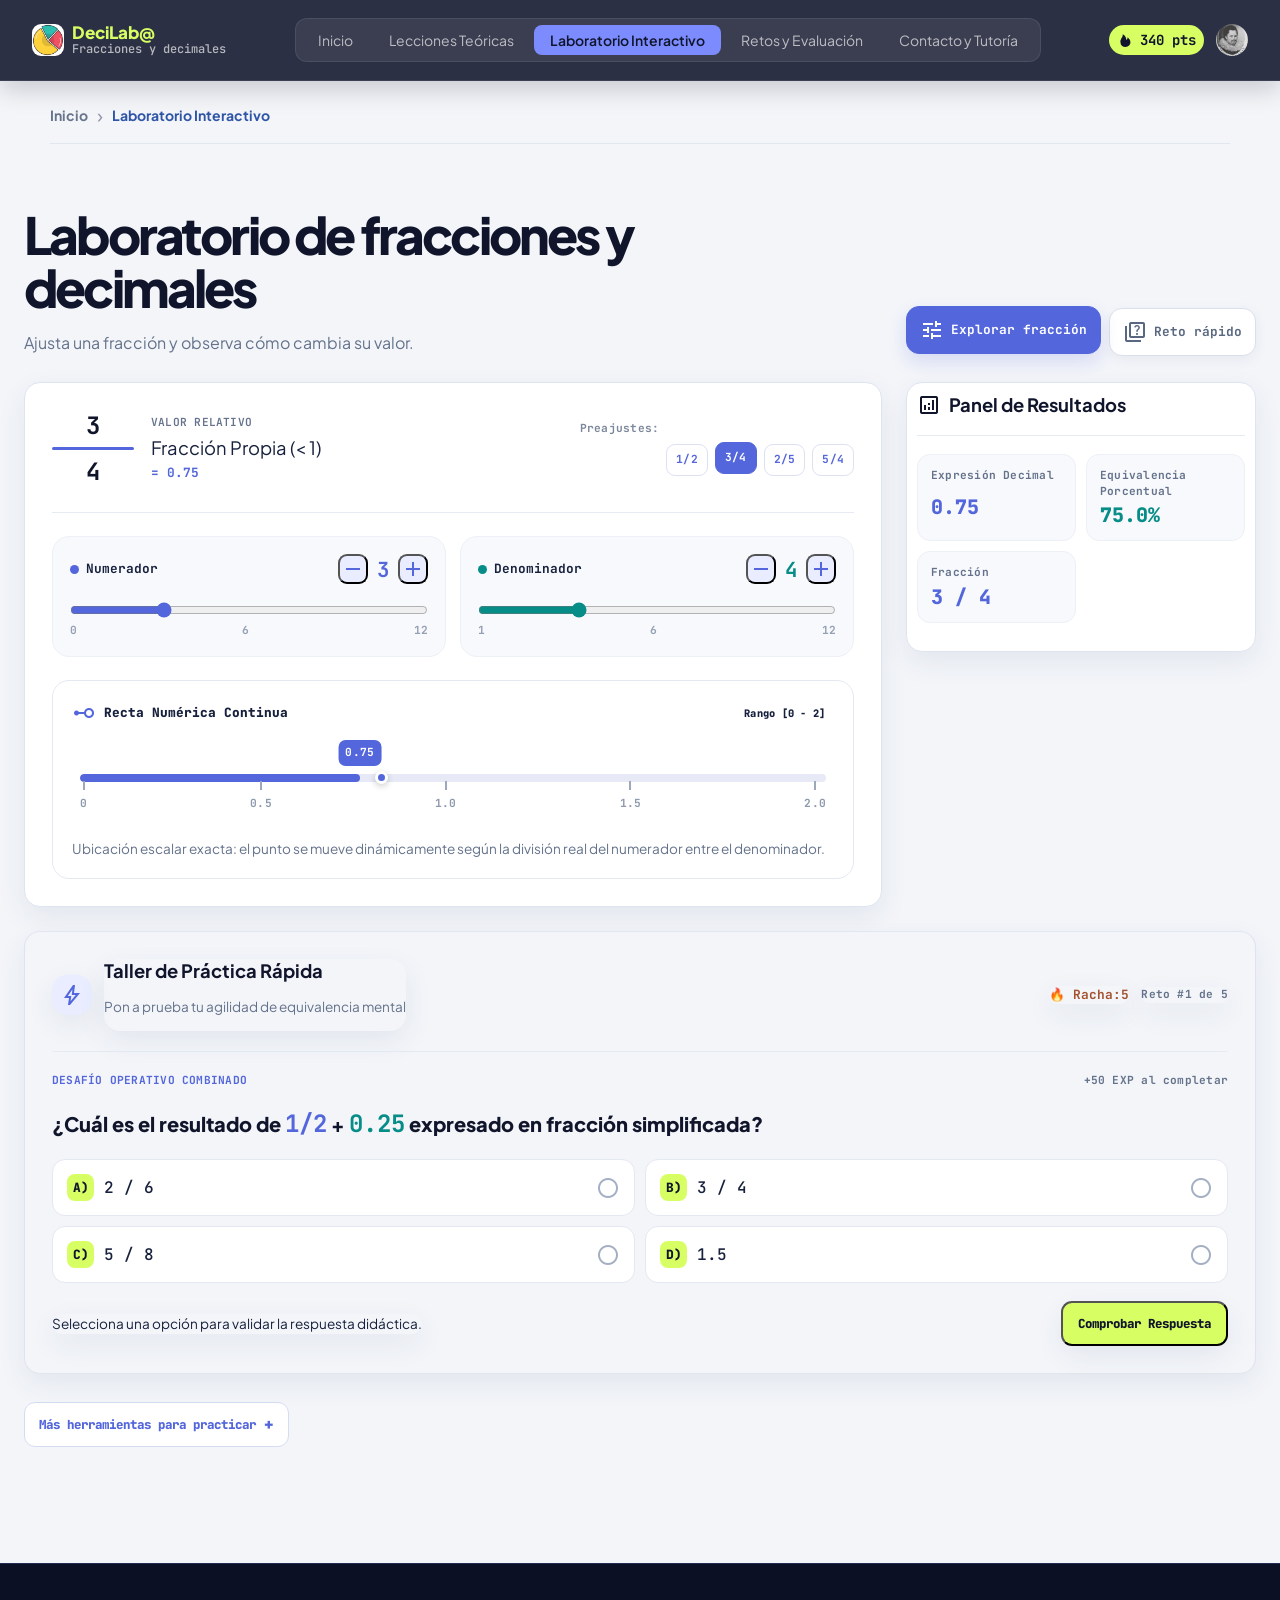
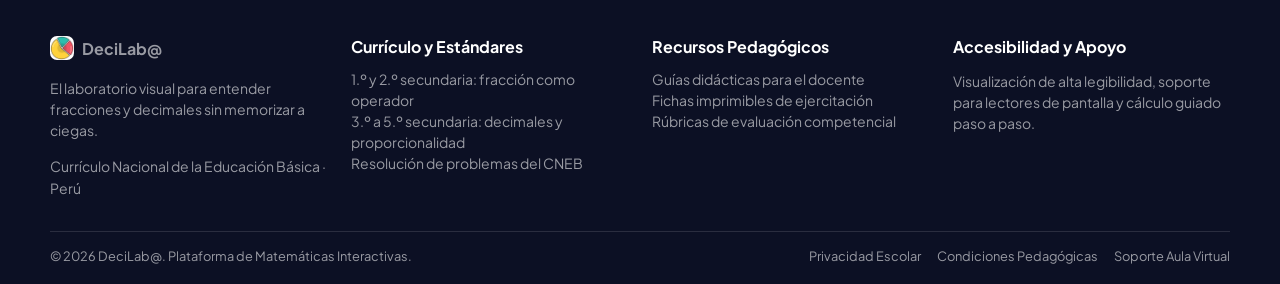
<file: laboratorio-interactivo.html>
<!doctype html>
<html lang="es">
  <head>
    <meta charset="utf-8" />
    <meta name="viewport" content="width=device-width, initial-scale=1.0" />
    <title>
      DeciLab@ · Laboratorio Interactivo de Fracciones y Decimales
    </title>
    <link rel="preconnect" href="https://fonts.googleapis.com" />
    <link rel="preconnect" href="https://fonts.gstatic.com" crossorigin />
    <link
      href="https://fonts.googleapis.com/css2?family=JetBrains+Mono:wght@400;500;600;700&family=Plus+Jakarta+Sans:wght@400;500;600;700;800&display=swap"
      rel="stylesheet"
    />
    <link
      href="https://fonts.googleapis.com/css2?family=Material+Symbols+Outlined:opsz,wght,FILL,GRAD@20..48,100..700,0..1,-50..200&display=swap"
      rel="stylesheet"
    />
    <link rel="stylesheet" href="css/laboratorio-interactivo.css" />
      <link rel="stylesheet" href="css/header.css">
    <link rel="stylesheet" href="css/layouts.css">
    <link rel="stylesheet" href="css/base.css" />
    <link rel="stylesheet" href="css/tema-lecciones.css">
</head>
  <body data-page="laboratorio-interactivo">
    <div data-layout="header"></div>

    <div class="ruta">
      <a href="index.html">Inicio</a>
      <span>›</span>
      <a href="laboratorio-interactivo.html" aria-current="page"
        >Laboratorio Interactivo</a
      >
    </div>

    <main class="main">
      <div class="container">
        <!-- Encabezado y selector de modo -->
        <div class="page-head">
          <div>
            <h1 class="page-title h-lg">
              Laboratorio de fracciones y decimales
            </h1>
            <p class="page-lead">
              Ajusta una fracción y observa cómo cambia su valor.
            </p>
          </div>
          <div class="modes" id="modeSelector">
            <button
              class="mode lbl-md is-active"
              id="btn-mode-simulador"
              onclick="setMode('simulador')"
              type="button"
            >
              <span class="material-symbols-outlined ms-16">tune</span
              ><span>Explorar fracción</span>
            </button>
            <button
              class="mode lbl-md"
              id="btn-mode-practica"
              onclick="setMode('practica')"
              type="button"
            >
              <span class="material-symbols-outlined ms-16">quiz</span
              ><span>Reto rápido</span>
            </button>
          </div>
        </div>

        <div class="layout">
          <!-- Columna izquierda: controles y visualizadores -->
          <div class="card card--main">
            <div class="soft fraction-head">
              <div class="fraction-head__left">
                <div class="fraction-box">
                  <span class="fraction-box__num math-d" id="mathNumerator"
                    >3</span
                  >
                  <div class="fraction-box__bar"></div>
                  <span class="fraction-box__den math-d" id="mathDenominator"
                    >4</span
                  >
                </div>
                <div class="fraction-meta">
                  <span class="lbl-sm c-outline upper fw-6"
                    >Valor Relativo</span
                  >
                  <span class="h-sm c-surface" id="labelFractionState"
                    >Fracción Propia (&lt; 1)</span
                  >
                  <span class="lbl-md c-primary fw-7" id="labelQuickDec"
                    >= 0.75</span
                  >
                </div>
              </div>
              <div class="presets">
                <span class="presets__label lbl-sm">Preajustes:</span>
                <button class="preset lbl-sm" onclick="setFraction(1, 2)">
                  1/2
                </button>
                <button
                  class="preset lbl-sm is-active"
                  onclick="setFraction(3, 4)"
                >
                  3/4
                </button>
                <button class="preset lbl-sm" onclick="setFraction(2, 5)">
                  2/5
                </button>
                <button class="preset lbl-sm" onclick="setFraction(5, 4)">
                  5/4
                </button>
              </div>
            </div>

            <div class="steppers">
              <div class="soft stepper">
                <div class="stepper__top">
                  <label class="stepper__label lbl-md" for="sliderNum"
                    ><span class="dot dot--p"></span
                    ><span>Numerador</span></label
                  >
                  <div class="stepper__ctrl">
                    <button
                      class="icon-btn"
                      style="display: inline-flex; align-items: center; justify-content: center;"
                      aria-label="Disminuir numerador"
                      onclick="adjustValue('num', -1)"
                      type="button"
                    >
                      <span class="material-symbols-outlined">remove</span>
                    </button>
                    <span
                      class="stepper__value math-d c-primary"
                      id="numDisplayBox"
                      >3</span
                    >
                    <button
                      class="icon-btn"
                      style="display: inline-flex; align-items: center; justify-content: center;"
                      aria-label="Aumentar numerador"
                      onclick="adjustValue('num', 1)"
                      type="button"
                    >
                      <span class="material-symbols-outlined">add</span>
                    </button>
                  </div>
                </div>
                <input
                  class="range range--p"
                  id="sliderNum"
                  type="range"
                  min="0"
                  max="12"
                  value="3"
                  oninput="onSliderChange()"
                />
                <div class="range-scale lbl-sm">
                  <span>0</span><span>6</span><span>12</span>
                </div>
              </div>

              <div class="soft stepper">
                <div class="stepper__top">
                  <label class="stepper__label lbl-md" for="sliderDen"
                    ><span class="dot dot--s"></span
                    ><span>Denominador</span></label
                  >
                  <div class="stepper__ctrl">
                    <button
                      class="icon-btn"
                      style="display: inline-flex; align-items: center; justify-content: center;"
                      aria-label="Disminuir denominador"
                      onclick="adjustValue('den', -1)"
                      type="button"
                    >
                      <span class="material-symbols-outlined">remove</span>
                    </button>
                    <span
                      class="stepper__value math-d c-secondary"
                      id="denDisplayBox"
                      >4</span
                    >
                    <button
                      class="icon-btn"
                      style="display: inline-flex; align-items: center; justify-content: center;"
                      aria-label="Aumentar denominador"
                      onclick="adjustValue('den', 1)"
                      type="button"
                    >
                      <span class="material-symbols-outlined">add</span>
                    </button>
                  </div>
                </div>
                <input
                  class="range range--s"
                  id="sliderDen"
                  type="range"
                  min="1"
                  max="12"
                  value="4"
                  oninput="onSliderChange()"
                />
                <div class="range-scale lbl-sm">
                  <span>1</span><span>6</span><span>12</span>
                </div>
              </div>
            </div>

            <div class="viz">
              <div>
                <!-- Recta numérica -->
                <div class="viz-card viz-card--line">
                  <div class="viz-card__head">
                    <span class="viz-card__title lbl-md"
                      ><span class="material-symbols-outlined c-primary"
                        >linear_scale</span
                      ><span>Recta Numérica Continua</span></span
                    >
                    <span class="tag lbl-sm" id="lineRangeTag"
                      >Rango [0 - 2]</span
                    >
                  </div>
                  <div class="line">
                    <div class="line__track">
                      <div class="line__progress" id="numberLineProgress"></div>
                    </div>
                    <div class="line__ticks lbl-sm">
                      <div class="tick">
                        <span class="tick__mark"></span><span>0</span>
                      </div>
                      <div class="tick">
                        <span class="tick__mark"></span><span>0.5</span>
                      </div>
                      <div class="tick tick--major">
                        <span class="tick__mark"></span
                        ><span class="tick__text">1.0</span>
                      </div>
                      <div class="tick">
                        <span class="tick__mark"></span><span>1.5</span>
                      </div>
                      <div class="tick tick--major">
                        <span class="tick__mark"></span
                        ><span class="tick__text">2.0</span>
                      </div>
                    </div>
                    <div class="line__pin" id="numberLinePin">
                      <div class="line__pin-label lbl-sm">
                        <span id="pinText">0.75</span>
                      </div>
                      <div class="line__pin-dot"></div>
                    </div>
                  </div>
                  <p class="note body-sm">
                    Ubicación escalar exacta: el punto se mueve dinámicamente
                    según la división real del numerador entre el denominador.
                  </p>
                </div>
              </div>
            </div>
          </div>

          <!-- Columna derecha: resultados -->
          <div class="col-side">
            <div class="card card--results">
              <div class="card__head">
                <h2 class="card__title h-sm">
                  <span class="material-symbols-outlined">analytics</span
                  ><span>Panel de Resultados</span>
                </h2>
              </div>

              <div class="kpis">
                <div class="kpi">
                  <span class="lbl-sm c-outline">Expresión Decimal</span>
                  <span class="kpi__value math-d c-primary" id="kpiDecimal"
                    >0.75</span
                  >
                </div>
                <div class="kpi">
                  <span class="lbl-sm c-outline">Equivalencia Porcentual</span>
                  <span class="kpi__value math-d c-secondary" id="kpiPercentage"
                    >75.0%</span
                  >
                </div>
                <div class="kpi">
                  <span class="lbl-sm c-outline">Fracción</span>
                  <span class="kpi__value math-d c-surface" id="kpiReduced"
                    >3 / 4</span
                    >

                </div>
              </div>
            </div>

          </div>
        </div>

        <!-- Taller de práctica rápida -->
        <section class="card card--main" id="practiceSection">
          <div class="quiz-head">
            <div class="quiz-head__left">
              <div class="quiz-head__icon">
                <span class="material-symbols-outlined ms-20">bolt</span>
              </div>
              <div>
                <h2 class="h-sm c-surface">Taller de Práctica Rápida</h2>
                <p class="body-sm c-muted">
                  Pon a prueba tu agilidad de equivalencia mental
                </p>
              </div>
            </div>
            <div class="quiz-head__right">
              <div class="streak lbl-md">
                <span>🔥 Racha:</span><span id="quizStreak">5</span
                >
              </div>
              <div class="counter lbl-sm">
                Reto #<span id="quizIndex">1</span> de 5
              </div>
            </div>
          </div>

          <div class="quiz">
            <div class="quiz__top">
              <span class="quiz__kind lbl-sm upper"
                >Desafío Operativo Combinado</span
              >
              <span class="lbl-sm c-outline">+50 EXP al completar</span>
            </div>

            <h3 class="quiz__question h-md" id="quizQuestion">
              ¿Cuál es el resultado de
              <span class="math-d c-primary">1/2</span> +
              <span class="math-d c-secondary">0.25</span> expresado en fracción
              simplificada?
            </h3>

            <div class="options" id="optionsContainer">
              <button
                class="option"
                id="opt-A"
                onclick="selectOption('A')"
                type="button"
              >
                <span class="option__letter lbl-md">A)</span
                ><span class="option__text math-i">2 / 6</span
                ><span class="option__icon material-symbols-outlined"
                  >radio_button_unchecked</span
                >
              </button>
              <button
                class="option"
                id="opt-B"
                onclick="selectOption('B')"
                type="button"
              >
                <span class="option__letter lbl-md">B)</span
                ><span class="option__text math-i">3 / 4</span
                ><span class="option__icon material-symbols-outlined"
                  >radio_button_unchecked</span
                >
              </button>
              <button
                class="option"
                id="opt-C"
                onclick="selectOption('C')"
                type="button"
              >
                <span class="option__letter lbl-md">C)</span
                ><span class="option__text math-i">5 / 8</span
                ><span class="option__icon material-symbols-outlined"
                  >radio_button_unchecked</span
                >
              </button>
              <button
                class="option"
                id="opt-D"
                onclick="selectOption('D')"
                type="button"
              >
                <span class="option__letter lbl-md">D)</span
                ><span class="option__text math-i">1.5</span
                ><span class="option__icon material-symbols-outlined"
                  >radio_button_unchecked</span
                >
              </button>
            </div>

            <div class="actions">
              <div class="actions__feedback body-sm" id="feedbackPlaceholder">
                Selecciona una opción para validar la respuesta didáctica.
              </div>
              <div class="actions__buttons">
                <button
                  class="btn btn--primary lbl-md"
                  id="btnCheckAnswer"
                  onclick="checkAnswer()"
                  type="button"
                >
                  Comprobar Respuesta
                </button>
                <button
                  class="btn btn--ghost lbl-md hidden"
                  id="btnNextQuiz"
                  onclick="nextQuiz()"
                  type="button"
                >
                  <span>Siguiente Reto</span
                  ><span class="material-symbols-outlined">arrow_forward</span>
                </button>
              </div>
            </div>

            <div class="feedback hidden" id="feedbackCard">
              <div class="feedback__icon" id="feedbackIconBox">
                <span class="material-symbols-outlined" id="feedbackIcon"
                  >check</span
                >
              </div>
              <div class="feedback__body">
                <span class="lbl-lg fw-7" id="feedbackTitle"
                  >¡Respuesta Exacta!</span
                >
                <p class="feedback__text body-sm" id="feedbackText"></p>
              </div>
            </div>
          </div>
        </section>

        <details class="tools-wrap">
          <summary>Más herramientas para practicar</summary>
          <div>
            <h2 class="h-sm c-surface">Banco de Herramientas Matemáticas</h2>
            <p class="body-sm c-muted">
              Calculadoras auxiliares especializadas para resolución de
              problemas
            </p>
          </div>
          <div class="tools">
            <div class="card tool">
              <div class="tool__main">
                <div class="tool__icon c-primary">
                  <span class="material-symbols-outlined">function</span>
                </div>
                <h3 class="h-sm c-surface">Calculadora de Generatriz</h3>
                <p class="body-sm c-muted">
                  Convierte números decimales periódicos puros o mixtos a su
                  fracción irreductible automáticamente.
                </p>
                <div class="tool__form">
                  <input
                    class="tool__input"
                    id="genInput"
                    type="text"
                    placeholder="Ej. 0.333... ó 2.15"
                    value="1.333..."
                  />
                  <button
                    class="tool__btn tool__btn--p lbl-sm"
                    onclick="calculateGeneratriz()"
                    type="button"
                  >
                    Hallar
                  </button>
                </div>
                <div class="tool__result lbl-sm c-primary" id="genResult">
                  Resultado: 4/3
                </div>
              </div>
            </div>

            <div class="card tool">
              <div class="tool__main">
                <div class="tool__icon c-secondary">
                  <span class="material-symbols-outlined">content_cut</span>
                </div>
                <h3 class="h-sm c-surface">Simplificador al Instante</h3>
                <p class="body-sm c-muted">
                  Calcula el Máximo Común Divisor (M.C.D.) y descompone en
                  factores primos paso a paso.
                </p>
                <div class="tool__form">
                  <input
                    class="tool__input tool__input--sm"
                    id="simpNum"
                    type="number"
                    value="48"
                  />
                  <span class="tool__sep">/</span>
                  <input
                    class="tool__input tool__input--sm"
                    id="simpDen"
                    type="number"
                    value="64"
                  />
                  <button
                    class="tool__btn tool__btn--s lbl-sm"
                    onclick="simplifyFractionTool()"
                    type="button"
                  >
                    Reducir
                  </button>
                </div>
                <div class="tool__result lbl-sm c-secondary" id="simpResult">
                  Irreducible: 3/4 (mcd: 16)
                </div>
              </div>
            </div>

            <div class="card tool">
              <div class="tool__main">
                <div class="tool__icon c-primary">
                  <span class="material-symbols-outlined">compare_arrows</span>
                </div>
                <h3 class="h-sm c-surface">Comparador (&lt;, =, &gt;)</h3>
                <p class="body-sm c-muted">
                  Determina cuál fracción es mayor utilizando productos cruzados
                  de denominador.
                </p>
                <div class="tool__form tool__form--between">
                  <input
                    class="tool__input tool__input--cmp"
                    id="compF1"
                    type="text"
                    value="3/5"
                  />
                  <span class="tool__symbol" id="compSymbol">&lt;</span>
                  <input
                    class="tool__input tool__input--cmp"
                    id="compF2"
                    type="text"
                    value="2/3"
                  />
                  <button
                    class="tool__btn tool__btn--p lbl-sm"
                    onclick="compareFractionsTool()"
                    type="button"
                  >
                    Test
                  </button>
                </div>
                <div class="tool__result lbl-sm c-primary" id="compResult">
                  3/5 (0.6) &lt; 2/3 (0.66...)
                </div>
              </div>
            </div>
          </div>
        </details>
      </div>
    </main>

    <div data-layout="footer"></div>

        <script src="js/laboratorio-interactivo.js"></script>
      <script src="js/layout.js"></script>
</body>
</html>
</file>
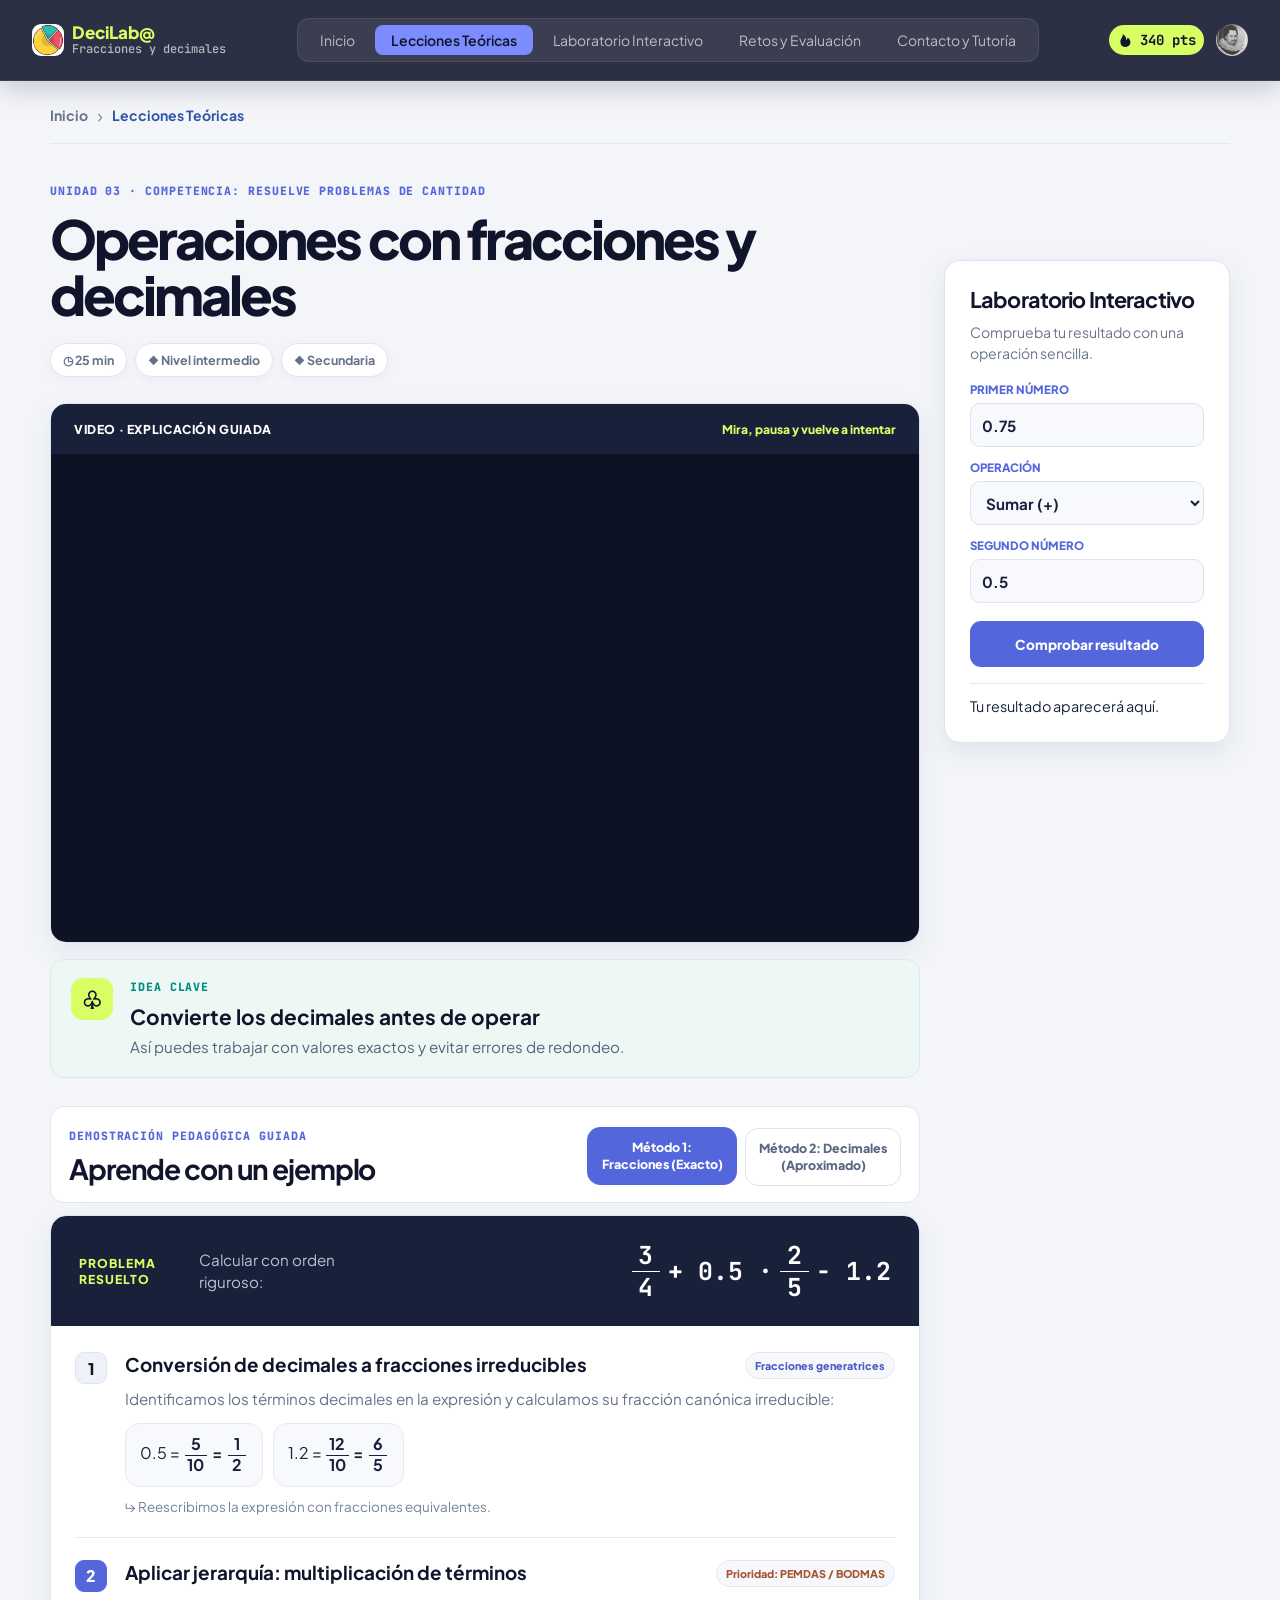
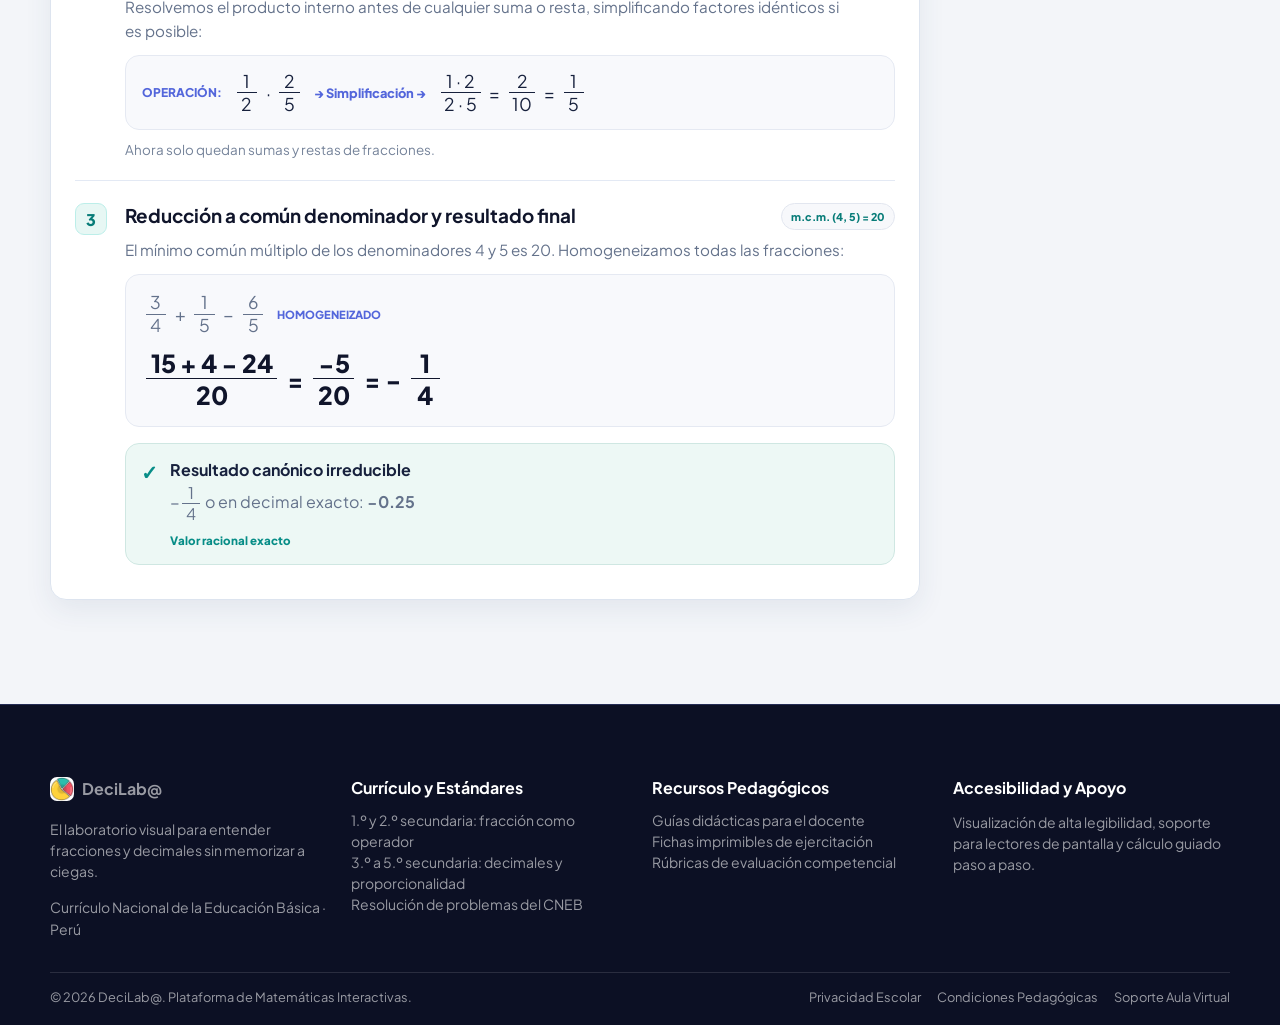
<file: lecciones-teoricas.html>
<!DOCTYPE html>
<html lang="es">
<head>
    <meta charset="UTF-8">
    <meta name="viewport" content="width=device-width, initial-scale=1.0">
    <link rel="preconnect" href="https://fonts.googleapis.com">
    <link rel="preconnect" href="https://fonts.gstatic.com" crossorigin>
    <link href="https://fonts.googleapis.com/css2?family=JetBrains+Mono:wght@400;500;600;700&family=Plus+Jakarta+Sans:wght@400;500;600;700;800&display=swap" rel="stylesheet">
    <title>Lecciones Teóricas | DeciLab@</title>
    <link rel="stylesheet" href="css/leccion.css">
    <link rel="stylesheet" href="css/header.css">
    <link rel="stylesheet" href="css/layouts.css">
    <link rel="stylesheet" href="css/base.css">
    <link rel="stylesheet" href="css/tema-lecciones.css">
</head>
<body data-page="leccion-operaciones">
    <!-- ENCABEZADO PRINCIPAL -->
<div data-layout="header"></div>

<!-- RUTA DE NAVEGACIÓN -->
<div class="ruta">
    <a href="index.html">Inicio</a>
    <span>›</span>
    <a href="lecciones-teoricas.html" aria-current="page">Lecciones Teóricas</a>
</div>
 <main class="pagina">

        <!-- CONTENIDO PRINCIPAL -->
        <section class="contenido">

            <!-- TITULO -->
            <header class="titulo-leccion">
                <div class="subtitulo">UNIDAD 03 · COMPETENCIA: RESUELVE PROBLEMAS DE CANTIDAD</div>

                <h1>
                    Operaciones con fracciones y decimales
                </h1>
                 <div class="datos-leccion">
                    <span>◷ 25 min</span>
                    <span>◆ Nivel intermedio</span>
                    <span>◆ Secundaria</span>
                </div>
            </header>

            <!-- VIDEO -->
            <section class="video-seccion" id="video">
                <div class="seccion-cabecera">
                    <span>VIDEO · EXPLICACIÓN GUIADA</span>
                    <span class="etiqueta-clara">Mira, pausa y vuelve a intentar</span>
                </div>

                <div class="video">
                    <iframe
                        src="https://www.youtube-nocookie.com/embed/ABvlDnmc8iw"
                        title="Clase magistral de fracciones y decimales"
                        loading="lazy"
                        referrerpolicy="strict-origin-when-cross-origin"
                        allow="accelerometer; autoplay; clipboard-write; encrypted-media; gyroscope; picture-in-picture; web-share"
                        allowfullscreen>
                    </iframe>
                </div>

            </section>
            <section class="regla" id="regla">
                <div class="escudo">♧</div>

                <div>
                    <div class="regla-etiqueta">
                        IDEA CLAVE
                    </div>

                    <h3>Convierte los decimales antes de operar</h3>

                    <p>
                        Así puedes trabajar con valores exactos y evitar errores de redondeo.
                    </p>
                </div>
            </section>

            <!-- RESOLUCIÓN GUIADA -->
            <section class="resolucion" id="resolucion">
                <div class="resolucion-titulo">
                    <span>DEMOSTRACIÓN PEDAGÓGICA GUIADA</span>
                    <h2>Aprende con un ejemplo</h2>
                </div>

                <div class="metodos">
                    <button class="metodo activo" onclick="cambiarMetodo(1)">
                        Método 1:<br>Fracciones (Exacto)
                    </button>

                    <button class="metodo" onclick="cambiarMetodo(2)">
                        Método 2: Decimales<br>(Aproximado)
                    </button>
                </div>
            </section>

 <section class="workspace">
    <section>
      <header class="top-header">
        <div class="problem-label">Problema<br>resuelto</div>
        <p class="header-copy" id="metodo-titulo">Calcular con orden riguroso:</p>
        <div class="equation" id="formula">
          <span class="fraction"><span>3</span><span>4</span></span>
          + 0.5 ·
          <span class="fraction"><span>2</span><span>5</span></span>
          − 1.2
        </div>
      </header>

      <div class="steps">
        <article class="step">
          <span class="step-number">1</span>
          <div class="step-content">
            <div class="step-heading">
              <h2>Conversión de decimales a fracciones irreducibles</h2>
              <span class="tag blue-tag">Fracciones generatrices</span>
            </div>
            <p>Identificamos los términos decimales en la expresión y calculamos su fracción canónica irreducible:</p>
            <div class="examples">
              <div class="example">0.5 = <strong><span class="fraction"><span>5</span><span>10</span></span> = <span class="fraction"><span>1</span><span>2</span></span></strong></div>
              <div class="example">1.2 = <strong><span class="fraction"><span>12</span><span>10</span></span> = <span class="fraction"><span>6</span><span>5</span></span></strong></div>
            </div>
            <div class="note">↳ Reescribimos la expresión con fracciones equivalentes.</div>
          </div>
        </article>

        <article class="step">
          <span class="step-number">2</span>
          <div class="step-content">
            <div class="step-heading">
              <h2>Aplicar jerarquía: multiplicación de términos</h2>
              <span class="tag orange-tag">Prioridad: PEMDAS / BODMAS</span>
            </div>
            <p>Resolvemos el producto interno antes de cualquier suma o resta, simplificando factores idénticos si es posible:</p>
            <div class="operation">
              <span class="operation-label">Operación:</span>
              <div class="math-line"><span class="fraction"><span>1</span><span>2</span></span> · <span class="fraction"><span>2</span><span>5</span></span></div>
              <span class="arrow">→ Simplificación →</span>
              <div class="math-line">
                <span class="fraction"><span>1 · 2</span><span>2 · 5</span></span>
                =
                <span class="fraction"><span>2</span><span>10</span></span>
                =
                <span class="fraction"><span>1</span><span>5</span></span>
              </div>
            </div>
            <div class="note">Ahora solo quedan sumas y restas de fracciones.</div>
          </div>
        </article>

        <article class="step">
          <span class="step-number">3</span>
          <div class="step-content">
            <div class="step-heading">
              <h2>Reducción a común denominador y resultado final</h2>
              <span class="tag purple-tag">m.c.m. (4, 5) = 20</span>
            </div>
            <p>El mínimo común múltiplo de los denominadores 4 y 5 es 20. Homogeneizamos todas las fracciones:</p>
            <div class="calculation">
              <div class="small-equation">
                <span class="fraction"><span>3</span><span>4</span></span> +
                <span class="fraction"><span>1</span><span>5</span></span> −
                <span class="fraction"><span>6</span><span>5</span></span>
                <span>Homogeneizado</span>
              </div>
              <div class="final-equation">
                <span class="fraction"><span>15 + 4 − 24</span><span>20</span></span>
                =
                <span class="fraction"><span>−5</span><span>20</span></span>
                = −<span class="fraction"><span>1</span><span>4</span></span>
              </div>
            </div>
            <div class="result">
              <div class="result-icon">✓</div>
              <div>
                <strong>Resultado canónico irreducible</strong>
                <p>−<span class="fraction"><span>1</span><span>4</span></span> o en decimal exacto: <b>−0.25</b></p>
                <span class="result-pill">Valor racional exacto</span>
              </div>
            </div>
          </div>
        </article>
      </div>
    </section>

  </section>
        </section>

        <aside class="practica-lateral">
          <section class="laboratorio" id="laboratorio">
        <h2>Laboratorio Interactivo</h2>
        <p>Comprueba tu resultado con una operación sencilla.</p>

        <div class="laboratorio-caja">
            <label for="numero-a">Primer número</label>
            <input type="number" id="numero-a" value="0.75" step="0.25">

            <label for="operacion">Operación</label>
            <select id="operacion">
                <option value="+">Sumar (+)</option>
                <option value="-">Restar (−)</option>
                <option value="*">Multiplicar (×)</option>
                <option value="/">Dividir (÷)</option>
            </select>

            <label for="numero-b">Segundo número</label>
            <input type="number" id="numero-b" value="0.5" step="0.25">

            <button onclick="calcular()">Comprobar resultado</button>

            <p class="resultado" id="resultado">
                Tu resultado aparecerá aquí.
            </p>
        </div>
          </section>
        </aside>
    </main>

    <div data-layout="footer"></div>

    <script src="js/leccion-operaciones.js"></script>

    <script src="js/layout.js"></script>
</body>
</html>
</file>
<file: css/inicio.css>
/* ===== VARIABLES ===== */
:root {
  --azul: #075cbb;
  --azul-oscuro: #03458f;
  --verde: #008e89;
  --naranja: #d97a00;
  --violeta: #5146f5;
  --rojo: #d92f3c;
  --texto: #263248;
  --texto-suave: #65718b;
  --gris: #eef1fc;
  --borde: #e1e6f3;
  --blanco: #ffffff;
  --primary: #0057b8;
  --primary-dark: #064b9b;
  --primary-soft: #e6f0fa;
  --secondary: #00a896;
  --secondary-soft: #e2f5f2;
  --purple: #7564c8;
  --text: #172235;
  --muted: #657286;
  --surface: #ffffff;
  --surface-soft: #f5f8fc;
  --surface-high: #eaf0f7;
  --border: #dce5ef;
  --shadow: 0 16px 45px rgba(23, 45, 75, 0.10);
  --radius-lg: 20px;
  --radius-md: 14px;
}

* {
  box-sizing: border-box;
}

body {
  margin: 0;
  color: var(--text);
  background: var(--surface);
}

.container {
  width: min(1180px, calc(100% - 48px));
  margin: 0 auto;
}

a {
  text-decoration: none;
  color: inherit;
}
ul {
  list-style: none;
}
button {
  cursor: pointer;
  font-family: inherit;
  border: none;
  background: none;
}
/* ============================================================
   ENCABEZADO (reutiliza estilos de style.css si se cargan ambos)
   ============================================================ */
.encabezado {
  width: 100%;
  min-height: 90px;
  padding: 12px 28px;
  display: flex;
  align-items: center;
  gap: 20px;
  background: #fbfbff;
  border-bottom: 1px solid #e9eaf5;
  box-shadow: 0 3px 12px rgba(65, 65, 120, 0.04);
  flex-wrap: wrap;
}
.marca {
  display: flex;
  align-items: center;
  gap: 10px;
  flex-shrink: 0;
}
.logo {
  width: 41px;
  height: 41px;
  background: #f0f0fa;
  display: flex;
  justify-content: center;
  align-items: center;
  border: 1px solid #ededf8;
  color: var(--violeta);
  font-size: 25px;
}
.marca-texto h1 {
  font-size: 22px;
  font-weight: 600;
  color: var(--violeta);
  white-space: nowrap;
}
.marca-texto p {
  font-family: monospace;
  font-size: 13px;
  color: #45465a;
}

.nivel {
  display: flex;
  align-items: center;
  gap: 10px;
  padding: 9px 12px;
  border-radius: 45px;
  background: #e8edff;
  color: #494b64;
}
.icono-graduacion {
  font-size: 22px;
  color: var(--verde);
}
.nivel strong {
  display: block;
  font-size: 13px;
  font-weight: 600;
}
.nivel p {
  margin-top: 2px;
  font-family: monospace;
  font-size: 12px;
}

.buscador {
  width: 60px;
  height: 45px;
  border-radius: 15px;
  background: #f0f2ff;
  color: #777990;
  flex-shrink: 0;
}
.buscador span {
  font-size: 24px;
}
.buscador:hover {
  background: #e5e8ff;
}

.menu {
  flex: 1;
  display: flex;
  justify-content: space-around;
  align-items: center;
  gap: 5px;
  min-height: 48px;
  padding: 0 10px;
  background: #f0f2ff;
  border-radius: 19px;
  flex-wrap: wrap;
}
.menu a {
  color: #535468;
  font-size: 14px;
  white-space: nowrap;
  padding: 10px 9px;
  border-radius: 12px;
  transition: 0.25s;
}
.menu a:hover {
  color: var(--violeta);
  background: #e2e6ff;
}
.menu a.activo {
  color: #fff;
  background: var(--azul);
  font-weight: 600;
}

.puntos {
  display: flex;
  align-items: center;
  gap: 7px;
  padding: 9px 12px;
  border-radius: 35px;
  background: #ffdfbd;
  color: #333044;
  flex-shrink: 0;
}
.puntos strong {
  font-size: 15px;
}
.puntos div span {
  font-size: 13px;
  font-weight: 600;
}

.perfil {
  display: flex;
  align-items: center;
  gap: 10px;
  flex-shrink: 0;
}
.avatar {
  width: 38px;
  height: 38px;
  border-radius: 50%;
  background: linear-gradient(135deg, #d9e4ef, #7c91aa);
  display: flex;
  justify-content: center;
  align-items: center;
  color: white;
  font-size: 12px;
  font-weight: bold;
  border: 2px solid white;
}
.perfil-texto strong {
  display: block;
  font-size: 13px;
  color: #292c42;
  font-weight: 600;
}
.perfil-texto span {
  display: block;
  margin-top: 3px;
  color: #77778e;
  font-family: monospace;
  font-size: 11px;
}

/* ============================================================
   CONTENIDO PRINCIPAL
   ============================================================ */
.pagina-lecciones {
  width: min(100%, 1200px);
  margin: 0 auto;
  padding: 25px 20px 40px;
  display: flex;
  flex-direction: column;
  gap: 35px;
}

/* ===== ETIQUETAS BASE (agrupadas) ===== */
.etiqueta-seccion,
.etiqueta-paso,
.etiqueta-simulador,
.etiqueta-llamada span:last-child,
.etiqueta-portada span:last-child {
  font-family: "JetBrains Mono", monospace;
  font-size: 12px;
  font-weight: 700;
  letter-spacing: 0.02em;
  text-transform: uppercase;
}

/* ===== TEXTOS SECUNDARIOS (agrupados) ===== */
.descripcion-seccion,
.texto-modulo,
.texto-paso,
.descripcion-pie,
.texto-destacado,
.texto-llamada {
  font-size: 14px;
  color: var(--sobre-sup-var);
}

/* ===== PRINCIPAL ===== */
.principal {
  width: 100%;
  padding-top: 5rem;
  background: var(--sup);
  min-height: calc(100vh - 14rem);
}

  /* HERO */
.ambient {
  position: absolute;
  z-index: 0;
  width: 390px;
  height: 390px;
  border-radius: 50%;
  filter: blur(75px);
  opacity: .45;
  pointer-events: none;
}

.ambient-one {
  top: -190px;
  left: -150px;
  background: rgba(0, 87, 184, .16);
}

.ambient-two {
  top: 35%;
  right: -190px;
  background: rgba(0, 168, 150, .16);
}

.hero-grid {
  position: relative;
  z-index: 1;
  display: grid;
  grid-template-columns: minmax(0, 1.25fr) minmax(360px, .85fr);
  align-items: center;
  gap: 64px;
}

.hero-content { min-width: 0; }

.hero-content,
.visual-showcase {
  animation: hero-enter 0.7s ease both;
}

.visual-showcase {
  animation-delay: 0.12s;
}

.hero h1 {
  max-width: 720px;
  margin: 0;
  font-size: clamp(2.55rem, 4.4vw, 4.15rem);
  font-weight: 800;
  line-height: 1.12;
  letter-spacing: -.055em;
}

.highlight-primary { color: #4F46E5; }
.highlight-secondary { color: #00687A; }

.hero-description {
  max-width: 650px;
  margin: 24px 0 0;
  color: var(--muted);
  font-size: 1.08rem;
  line-height: 1.8;
}

.hero-actions {
  display: flex;
  flex-wrap: wrap;
  gap: 14px;
  margin-top: 30px;
}

.button {
  display: inline-flex;
  min-height: 52px;
  align-items: center;
  justify-content: center;
  gap: 11px;
  padding: 13px 20px;
  border: 1.5px solid transparent;
  border-radius: 11px;
  font-size: .93rem;
  font-weight: 700;
  text-decoration: none;
  transition: transform .2s ease, box-shadow .2s ease, background .2s ease;
}

.button:hover { transform: translateY(-2px); }
.button:active { transform: scale(.98); }

.button-primary {
  color: #fff;
  background: var(--primary);
  box-shadow: 0 8px 20px rgba(0, 87, 184, .20);
}

.button-primary:hover {
  background: var(--primary-dark);
  box-shadow: 0 12px 25px rgba(0, 87, 184, .25);
}

.button-outline {
  color: var(--primary);
  border-color: var(--primary);
  background: #fff;
}

.button-outline:hover { background: var(--primary-soft); }

.trust-items {
  display: flex;
  flex-wrap: wrap;
  gap: 18px;
  margin-top: 27px;
  color: var(--muted);
  font-size: .79rem;
}

.trust-items div {
  display: inline-flex;
  align-items: center;
  gap: 6px;
}

.trust-items .material-symbols-outlined {
  color: var(--secondary);
  font-size: 17px;
}

/* BARRA DE ESTADÍSTICAS */
.stats-section {
  padding: 30px 0;
  background: #fff;
  box-shadow: 0 -5px 20px rgba(23, 45, 75, .025);
}

.stats-grid {
  display: grid;
  grid-template-columns: repeat(4, minmax(0, 1fr));
  gap: 17px;
}

.stat-card {
  display: flex;
  min-width: 0;
  align-items: center;
  gap: 13px;
  padding: 17px;
  border: 1px solid rgba(23, 45, 75, .04);
  border-radius: 15px;
  background: #F9F9FF;
  transition: box-shadow .2s ease, transform .2s ease;
  box-shadow: 0 3px 8px rgba(23, 45, 75, .04);
}

.stat-card:hover {
  transform: translateY(-2px);
  box-shadow: 0 9px 22px rgba(23, 45, 75, .08);
}

.stat-icon {
  display: grid;
  width: 48px;
  height: 48px;
  flex: 0 0 48px;
  place-items: center;
  border-radius: 12px;
}

.stat-svg {
  display: grid;
  place-items: center;
}

.stat-svg svg {
  width: 25px;
  height: 25px;
}
.icon-blue { color: #4F46E5; background: #E2DFFF; }
.icon-teal { color: #00687A; background: #ACEDFF; }
.icon-purple { color:#885500
; background: #FFDDB8; }
.icon-neutral { color: #3525CD; background: #D8E3FB; }

.stat-card div:last-child {
  display: flex;
  min-width: 0;
  flex-direction: column;
  gap: 5px;
}

.stat-card strong {
  font-family: "Manrope", sans-serif;
  font-size: 1.18rem;
  font-weight: 800;
  line-height: 1.1;
}

.stat-card span:not(.stat-svg) {
  color: var(--muted);
  font-size: .73rem;
}

/* RESPONSIVE */
@media (max-width: 980px) {
  .hero-grid {
    grid-template-columns: 1fr;
    gap: 42px;
  }

  .hero-content { max-width: 760px; }
  .stats-grid { grid-template-columns: repeat(2, minmax(0, 1fr)); }
}

@media (max-width: 600px) {
  .container { width: min(100% - 32px, 520px); }
  .hero { padding: 55px 0 60px; }
  .hero h1 { font-size: clamp(2.25rem, 11vw, 3.2rem); }
  .hero-description { font-size: .98rem; }
  .hero-actions { align-items: stretch; flex-direction: column; }
  .button { width: 100%; }
  .trust-items { flex-direction: column; gap: 10px; }
  .stats-grid { grid-template-columns: 1fr; }
  .stat-card { padding: 15px; }
}

@media (prefers-reduced-motion: reduce) {
  *, *::before, *::after {
    scroll-behavior: auto !important;
    transition-duration: .01ms !important;
    animation-duration: .01ms !important;
    animation-iteration-count: 1 !important;
  }
}

/* ===== MÓDULOS ===== */
.seccion-lecciones,
.seccion-ruta,
.seccion-testimonio {
  display: flex;
  flex-direction: column;
  gap: 20px;
}
.cabecera-seccion {
  display: flex;
  flex-direction: column;
  gap: 10px;
}
.cabecera-seccion.centrada {
  text-align: center;
  align-items: center;
}
.cabecera-seccion h2 {
  font-size: clamp(20px, 3vw, 28px);
  color: #202c40;
}
.cabecera-seccion p {
  max-width: 640px;
  color: var(--texto-suave);
  font-size: 15px;
}
.etiqueta-seccion {
  display: inline-block;
  color: var(--verde);
  font-family: monospace;
  font-size: 12px;
  font-weight: 700;
  letter-spacing: 0.5px;
  text-transform: uppercase;
  margin-bottom: 6px;
}

.rejilla-modulos {
  display: grid;
  grid-template-columns: repeat(auto-fit, minmax(240px, 1fr));
  gap: 18px;
}
.tarjeta-modulo {
  display: flex;
  flex-direction: column;
  gap: 12px;
  padding: 20px;
  background: #fff;
  border: 1px solid var(--borde);
  border-radius: 12px;
  box-shadow: 0 3px 8px rgba(28, 50, 101, 0.04);
  transition: 0.2s;
}
.tarjeta-modulo:hover {
  box-shadow: 0 12px 20px rgba(28, 50, 101, 0.1);
  transform: translateY(-2px);
}
.nivel-modulo {
  display: inline-block;
  width: fit-content;
  padding: 4px 10px;
  border-radius: 5px;
  font-family: monospace;
  font-size: 11px;
  font-weight: 700;
}
.nivel-modulo.azul {
  background: #e0e8ff;
  color: #164e96;
}
.nivel-modulo.verde {
  background: #d9f5f2;
  color: #005953;
}
.nivel-modulo.naranja {
  background: #ffe6c7;
  color: #a85a00;
}
.nivel-modulo.violeta {
  background: #e5e1ff;
  color: #3525cd;
}

.icono-modulo {
  width: 44px;
  height: 44px;
  display: flex;
  align-items: center;
  justify-content: center;
  background: #eef3ff;
  border-radius: 10px;
  font-size: 22px;
  color: var(--azul);
}
.tarjeta-modulo h3 {
  font-size: 17px;
  color: #202c40;
  line-height: 1.3;
}
.tarjeta-modulo p {
  font-size: 13px;
  color: var(--texto-suave);
  line-height: 1.55;
}

.destacado-testimonio {
  padding: 18px 20px;
}

.titulo-destacado {
  color: #087c71;
  font-size: .78rem;
  font-weight: 800;
}

.texto-destacado {
  color: #3c5a5f;
  font-size: .8rem;
  line-height: 1.65;
}

.testimonio-resultados {
  display: flex;
  flex-wrap: wrap;
  gap: 22px;
  margin-top: 24px;
  padding-top: 20px;
  border-top: 1px solid #e6edf2;
}

.testimonio-resultados div {
  display: flex;
  flex-direction: column;
  gap: 3px;
}

.testimonio-resultados strong {
  color: #3156d3;
  font-size: 1.3rem;
  letter-spacing: -.05em;
}

.testimonio-resultados span {
  color: #60708a;
  font-size: .65rem;
  font-weight: 700;
}
.pie-modulo {
  margin-top: auto;
  padding-top: 14px;
  border-top: 1px solid var(--gris);
  display: flex;
  justify-content: space-between;
  align-items: center;
}
.pie-modulo span {
  font-family: monospace;
  font-size: 12px;
  color: #7b859c;
}
.pie-modulo a {
  font-family: monospace;
  font-size: 13px;
  font-weight: 700;
  color: var(--azul);
}
.pie-modulo a:hover {
  text-decoration: underline;
}

/* ===== RUTA DE APRENDIZAJE ===== */
.seccion-ruta {
  padding: 35px 20px;
  background: #f0f3ff;
  border-radius: 16px;
  margin: 0 -20px;
  padding-left: 30px;
  padding-right: 30px;
}
.rejilla-ruta {
  display: grid;
  grid-template-columns: repeat(auto-fit, minmax(230px, 1fr));
  gap: 15px;
}
.tarjeta-paso {
  padding: 20px;
  background: #fff;
  border: 1px solid var(--borde);
  border-radius: 12px;
  display: flex;
  flex-direction: column;
  gap: 10px;
}
.numero-paso {
  width: 38px;
  height: 38px;
  border-radius: 50%;
  display: flex;
  align-items: center;
  justify-content: center;
  color: #fff;
  font-weight: 700;
  font-size: 16px;
}
.numero-paso.azul {
  background: var(--azul);
}
.numero-paso.verde {
  background: var(--verde);
}
.numero-paso.naranja {
  background: #4f46e5;
}
.numero-paso.exito {
  background: #047857;
}
.etiqueta-paso {
  font-family: monospace;
  font-size: 11px;
  font-weight: 700;
  letter-spacing: 0.5px;
  text-transform: uppercase;
}
.etiqueta-paso.azul {
  color: var(--azul);
}
.etiqueta-paso.verde {
  color: var(--verde);
}
.etiqueta-paso.naranja {
  color: #4f46e5;
}
.etiqueta-paso.exito {
  color: #047857;
}
.tarjeta-paso h3 {
  font-size: 16px;
  color: #202c40;
}
.tarjeta-paso p {
  font-size: 13px;
  color: var(--texto-suave);
  line-height: 1.55;
}
.pie-paso {
  margin-top: auto;
  font-family: monospace;
  font-size: 12px;
  color: #7b859c;
}

/* ===== TESTIMONIO ===== */
.tarjeta-testimonio {
  display: grid;
  grid-template-columns: 1fr;
  background: #fff;
  border: 1px solid var(--borde);
  border-radius: 14px;
  box-shadow: 0 8px 20px rgba(28, 50, 101, 0.07);
  overflow: hidden;
}
@media (min-width: 900px) {
  .tarjeta-testimonio {
    grid-template-columns: 1fr 2fr;
  }
}
.testimonio-izquierda {
  padding: 30px;
  background: #eef3ff;
  display: flex;
  flex-direction: column;
  align-items: center;
  justify-content: center;
  text-align: center;
  gap: 12px;
}
.avatar-testimonio {
  width: 80px;
  height: 80px;
  border-radius: 50%;
  background: linear-gradient(135deg, #d9e4ef, #7c91aa);
  display: flex;
  align-items: center;
  justify-content: center;
  color: #fff;
  font-size: 26px;
  font-weight: 700;
}
.nombre-autor {
  display: block;
  font-family: monospace;
  font-size: 13px;
  font-weight: 700;
  color: var(--violeta);
}
.rol-autor {
  display: block;
  font-size: 12px;
  color: var(--texto-suave);
}
.testimonio-derecha {
  padding: 30px;
  display: flex;
  flex-direction: column;
  gap: 15px;
}
.estrellas {
  color: #f59e0b;
  font-size: 18px;
  letter-spacing: 2px;
}
blockquote {
  font-size: 16px;
  font-style: italic;
  color: #202c40;
  line-height: 1.6;
  border-left: 4px solid var(--violeta);
  padding-left: 15px;
}
.destacado-testimonio {
  background: #f8faff;
  padding: 14px 16px;
  border-radius: 8px;
  border-left: 4px solid var(--verde);
}
.destacado-testimonio strong {
  display: block;
  color: #202c40;
  font-size: 14px;
  margin-bottom: 6px;
}
.destacado-testimonio p {
  font-size: 13px;
  color: var(--texto-suave);
  line-height: 1.55;
}
.enlace-testimonio {
  font-family: monospace;
  font-size: 13px;
  font-weight: 700;
  color: var(--violeta);
}
.enlace-testimonio:hover {
  text-decoration: underline;
}

/* ===== BANNER LLAMADA ===== */
.banner-llamada {
  display: flex;
  flex-wrap: wrap;
  align-items: center;
  justify-content: space-between;
  gap: 20px;
  padding: 20px;
  background: linear-gradient(135deg, var(--azul) 0%, var(--azul-oscuro) 100%);
  border-radius: 16px;
  color: #fff;
  box-shadow: 0 15px 30px -10px rgba(7, 92, 187, 0.4);
}

.tarjeta-llamada {
  display: flex;
  gap: 12px;
}

.tag{
  align-self: center;
  width: fit-content;
  padding: 6px 12px;
  background: rgba(255, 255, 255, 0.2);
  border-radius: 20px;
  font-size: 12px;
  font-weight: 600;
}
.llamada-izquierda h2 {
  font-size: clamp(20px, 3vw, 26px);
  color: #fff;
}
.llamada-izquierda p {
  font-size: 14px;
  color: rgba(255, 255, 255, 0.9);
  line-height: 1.5;
}
.llamada-derecha {
  align-self: center;
}
.boton-blanco,
.boton-acento {
  padding: 12px 20px;
  border-radius: 10px;
  font-size: 14px;
  font-weight: 600;
  white-space: nowrap;
  transition: 0.2s;
}
.boton-blanco {
  background: #fff;
  color: var(--azul);
}
.boton-blanco:hover {
  background: #eef3ff;
}
.boton-acento {
  background: var(--verde);
  color: #fff;
}
.boton-acento:hover {
  background: #00736e;
}

/* ===== PIE ===== */
.pie-pagina {
  width: 100%;
  background: var(--sup-baja);
  margin-top: var(--xl);
  box-shadow: 0 -1px 6px rgba(0, 0, 0, 0.02);
}
.rejilla-pie {
  display: grid;
  grid-template-columns: 1fr;
  gap: var(--lg);
  margin-bottom: var(--xl);
}
@media (min-width: 768px) {
  .rejilla-pie {
    grid-template-columns: repeat(2, 1fr);
  }
}
@media (min-width: 1024px) {
  .rejilla-pie {
    grid-template-columns: repeat(4, 1fr);
  }
}
.logo-pie {
  display: flex;
  align-items: center;
  gap: var(--sm);
  margin-bottom: var(--sm);
}
.texto-logo-pie {
  font-size: 18px;
  font-weight: 600;
  color: var(--primario);
}
.descripcion-pie {
  margin-bottom: var(--md);
}
.verificado-pie {
  display: flex;
  align-items: center;
  gap: var(--xs);
  color: var(--contorno);
}
.verificado-pie span:last-child {
  font-family: "JetBrains Mono", monospace;
  font-size: 12px;
}
.titulo-pie {
  font-family: "JetBrains Mono", monospace;
  font-size: 16px;
  font-weight: 600;
  color: var(--sobre-sup);
  margin-bottom: var(--md);
}
.lista-pie {
  display: flex;
  flex-direction: column;
  gap: var(--xs);
}
.lista-pie li {
  font-size: 14px;
  color: var(--sobre-sup-var);
}
.botones-pie {
  display: flex;
  gap: var(--xs);
  flex-wrap: wrap;
}
.boton-pie {
  background: var(--sup-cont);
  padding: 0.25rem var(--sm);
  border-radius: var(--r);
  font-family: "JetBrains Mono", monospace;
  font-size: 12px;
  color: var(--sobre-sup);
  transition: background 0.2s;
}
.boton-pie:hover {
  background: var(--sup-alta);
}
.parte-inferior-pie {
  display: flex;
  flex-direction: column;
  align-items: center;
  justify-content: space-between;
  padding-top: var(--md);
  border-top: 1px solid var(--sup-cont);
  gap: var(--sm);
  text-align: center;
}
@media (min-width: 640px) {
  .parte-inferior-pie {
    flex-direction: row;
    text-align: left;
  }
}
.copyright-pie {
  font-size: 14px;
  color: var(--contorno);
}
.enlaces-pie {
  display: flex;
  gap: var(--md);
  font-family: "JetBrains Mono", monospace;
  font-size: 12px;
  color: var(--contorno);
}
.enlaces-pie a {
  color: inherit;
  text-decoration: none;
}
.enlaces-pie a:hover {
  color: var(--primario);
}

/* ===== SISTEMA VISUAL DE LA PORTADA ===== */
:root {
  --page-bg: #10152b;
  --ink-strong: #14213d;
  --ink-muted: #60708a;
  --line-soft: #e4eaf3;
  --brand-blue: #3156d3;
  --brand-teal: #008f89;
}

body {
  background: var(--page-bg);
  color: var(--ink-strong);
  font-family: "Plus Jakarta Sans", sans-serif;
}

.pagina-inicio {
  width: 100%;
  overflow: hidden;
}

.cabecera {
  background: rgba(246, 248, 252, 0.88);
  border-bottom: 1px solid rgba(220, 228, 240, 0.8);
}

.cabecera-interior {
  height: 4.75rem;
}

.enlace-logo {
  transition: opacity 0.2s ease;
}

.enlace-logo:hover {
  opacity: 0.8;
}

.titulo-logo {
  color: var(--brand-blue);
  font-size: 19px;
  font-weight: 800;
  letter-spacing: -0.03em;
}

.navegacion-cabecera {
  border: 1px solid rgba(215, 225, 239, 0.8);
  box-shadow: 0 4px 14px rgba(27, 49, 91, 0.04);
}

.enlace-navegacion {
  font-size: 13px;
  font-weight: 600;
  transition: color 0.2s ease, background 0.2s ease, transform 0.2s ease;
}

.enlace-navegacion:hover {
  transform: translateY(-1px);
}

.hero {
  position: relative;
  min-height: 640px;
  padding: 92px 0 78px;
  background:
    radial-gradient(circle at 8% 10%, rgba(93, 120, 236, 0.13), transparent 28%),
    radial-gradient(circle at 96% 48%, rgba(0, 168, 150, 0.11), transparent 28%),
    linear-gradient(180deg, #f8faff 0%, #f6f8fc 100%);
}

.hero-grid {
  width: min(1180px, calc(100% - 48px));
  margin: 0 auto;
  gap: clamp(42px, 6vw, 82px);
}

.hero-eyebrow {
  display: inline-flex;
  align-items: center;
  gap: 9px;
  margin-bottom: 23px;
  padding: 8px 13px;
  border: 1px solid #d6e0fb;
  border-radius: 999px;
  color: #3554a8;
  background: rgba(233, 239, 255, 0.72);
  font-size: 0.72rem;
  font-weight: 800;
  letter-spacing: 0.06em;
  text-transform: uppercase;
}

.eyebrow-dot {
  width: 7px;
  height: 7px;
  border-radius: 50%;
  background: #00a896;
  box-shadow: 0 0 0 4px rgba(0, 168, 150, 0.14);
}

.hero h1 {
  color: var(--ink-strong);
  max-width: 650px;
  font-size: clamp(2.7rem, 5vw, 4.25rem);
  letter-spacing: -0.07em;
  line-height: 1.06;
}

.highlight-primary {
  color: #3556d6;
}

.highlight-secondary {
  color: #008f89;
}

.hero-description {
  max-width: 610px;
  margin-top: 25px;
  color: var(--ink-muted);
  font-size: 1rem;
  line-height: 1.8;
}

.hero-actions {
  margin-top: 32px;
}

.button {
  min-height: 54px;
  padding: 14px 21px;
  border-radius: 13px;
  font-size: 0.88rem;
  letter-spacing: -0.01em;
  transition: transform 0.25s ease, box-shadow 0.25s ease, background 0.25s ease;
}

.button-primary {
  background: linear-gradient(135deg, #3c5fe0, #2948b7);
  box-shadow: 0 12px 24px rgba(49, 86, 211, 0.22);
}

.button-primary:hover {
  background: linear-gradient(135deg, #2948b7, #213b9c);
  box-shadow: 0 16px 30px rgba(49, 86, 211, 0.27);
}

.button-outline {
  border-color: #c9d5ea;
  color: #2e4fae;
  background: rgba(255, 255, 255, 0.72);
}

.button-outline:hover {
  border-color: #aebfe2;
  background: #fff;
}

.button-icon,
.trust-icon {
  width: 18px;
  height: 18px;
  fill: none;
  stroke: currentColor;
  stroke-linecap: round;
  stroke-linejoin: round;
  stroke-width: 1.8;
}

.trust-items {
  margin-top: 22px;
  color: #718099;
  font-size: 0.74rem;
}

.trust-items div {
  gap: 7px;
}

.trust-icon {
  color: #00a896;
}

.visual-showcase {
  display: grid;
  grid-template-columns: 1.15fr 0.85fr;
  gap: 16px;
  width: 100%;
  max-width: 520px;
}

.visual-main-card,
.visual-mini-card {
  overflow: hidden;
  border: 1px solid rgba(215, 225, 239, 0.95);
  border-radius: 22px;
  background: #fff;
  box-shadow: 0 24px 70px rgba(38, 63, 107, 0.12);
}

.visual-main-card {
  position: relative;
  min-height: 390px;
  padding: 27px;
  background:
    radial-gradient(circle at 85% 85%, rgba(255, 174, 0, 0.26), transparent 28%),
    linear-gradient(145deg, #eaf0ff, #fff 62%);
  animation: card-float 6s ease-in-out infinite;
}

.visual-card-copy {
  position: relative;
  z-index: 1;
}

.visual-kicker {
  display: block;
  margin-bottom: 10px;
  color: #008f89;
  font-size: 0.66rem;
  font-weight: 800;
  letter-spacing: 0.08em;
  text-transform: uppercase;
}

.visual-main-card h2 {
  max-width: 240px;
  margin: 0;
  color: var(--ink-strong);
  font-size: 1.5rem;
  letter-spacing: -0.05em;
  line-height: 1.18;
}

.math-illustration {
  position: absolute;
  right: 3%;
  bottom: 26px;
  width: 92%;
  max-width: 290px;
  overflow: visible;
}

.fraction-base {
  fill: #fff;
  stroke: #d7e1f4;
  stroke-width: 3;
}

.fraction-piece {
  stroke: #fff;
  stroke-width: 3;
  transform-box: fill-box;
  transform-origin: center;
  transition: transform 0.3s ease;
}

.fraction-piece-one {
  fill: #ffbf3f;
}

.fraction-piece-two {
  fill: #ff6b7a;
}

.fraction-piece-three {
  fill: #20b8ae;
}

.fraction-piece:hover {
  transform: translateY(-5px);
}

.fraction-divider {
  fill: none;
  stroke: #fff;
  stroke-width: 4;
  stroke-linecap: round;
}

.math-illustration text {
  fill: #3556d3;
  font-family: "JetBrains Mono", monospace;
  font-size: 12px;
  font-weight: 700;
}

.visual-equation {
  position: absolute;
  bottom: 20px;
  left: 27px;
  padding: 7px 10px;
  border-radius: 999px;
  color: #3156d3;
  background: #fff;
  font-size: 0.68rem;
  font-weight: 800;
}

.visual-side-cards {
  display: grid;
  gap: 16px;
}

.visual-mini-card {
  display: flex;
  min-height: 187px;
  flex-direction: column;
  justify-content: space-between;
  padding: 16px;
  box-shadow: 0 12px 30px rgba(38, 63, 107, 0.08);
  transition: transform 0.25s ease, box-shadow 0.25s ease;
}

.visual-mini-card:hover {
  transform: translateY(-5px) rotate(1deg);
  box-shadow: 0 18px 34px rgba(38, 63, 107, 0.13);
}

.mini-math-icon {
  width: 54px;
  height: 54px;
  fill: none;
  stroke: currentColor;
  stroke-linecap: round;
  stroke-linejoin: round;
  stroke-width: 2.5;
}

.visual-mini-card strong {
  display: block;
  color: var(--ink-strong);
  font-size: 0.78rem;
  line-height: 1.3;
}

.visual-operation-card {
  background: linear-gradient(145deg, #fff7df, #fff);
}

.visual-operation-card .visual-kicker {
  color: #a76a00;
}

.icon-addition {
  color: #f0a900;
}

.visual-decimal-card {
  background: linear-gradient(145deg, #e7f8f5, #fff);
}

.icon-decimal {
  color: #008f89;
}

@keyframes card-float {
  0%, 100% { transform: translateY(0); }
  50% { transform: translateY(-7px); }
}

@keyframes hero-enter {
  from {
    opacity: 0;
    transform: translateY(16px);
  }
  to {
    opacity: 1;
    transform: translateY(0);
  }
}

.stats-section {
  position: relative;
  z-index: 2;
  padding: 24px 0;
  background: #fff;
  border-top: 1px solid #e8edf5;
  border-bottom: 1px solid #e8edf5;
}

.stats-grid {
  width: min(1180px, calc(100% - 48px));
  margin: 0 auto;
  gap: 14px;
}

.stat-card {
  padding: 15px 16px;
  border-color: #e6ebf3;
  border-radius: 14px;
  background: #fff;
  box-shadow: none;
}

.stat-card:hover {
  border-color: #d3ddf2;
  box-shadow: 0 10px 24px rgba(35, 57, 97, 0.08);
}

.stat-card strong {
  color: var(--ink-strong);
  font-size: 0.96rem;
}

.modulos,
.ruta-aprendizaje,
.testimonio,
.banner-llamada {
  width: min(1180px, calc(100% - 48px));
  margin: 0 auto;
}

.modulos {
  padding: 92px 0 78px;
}

.contenedor-modulos,
.contenedor-ruta,
.contenedor-testimonio {
  width: 100%;
}

.cabecera-modulos,
.cabecera-ruta {
  display: flex;
  align-items: end;
  justify-content: space-between;
  gap: 30px;
  margin-bottom: 30px;
}

.titulo-seccion {
  max-width: 650px;
  margin-top: 10px;
  color: var(--ink-strong);
  font-size: clamp(1.7rem, 3vw, 2.45rem);
  letter-spacing: -0.05em;
  line-height: 1.12;
}

.descripcion-seccion {
  max-width: 420px;
  margin: 0;
  color: var(--ink-muted);
  font-size: 0.88rem;
  line-height: 1.75;
}

.etiqueta-seccion {
  color: #008f89;
  font-size: 0.69rem;
  letter-spacing: 0.09em;
}

.rejilla-modulos {
  grid-template-columns: repeat(4, minmax(0, 1fr));
  gap: 16px;
}

.tarjeta-modulo {
  min-height: 315px;
  padding: 22px;
  border: 1px solid var(--line-soft);
  border-radius: 18px;
  background: #fff;
  box-shadow: 0 7px 22px rgba(30, 52, 91, 0.045);
}

.tarjeta-modulo:hover {
  border-color: #cbd8f2;
  box-shadow: 0 18px 34px rgba(30, 52, 91, 0.1);
  transform: translateY(-5px);
}

.parte-superior-modulo {
  display: flex;
  align-items: center;
  justify-content: space-between;
  gap: 10px;
}

.nivel-modulo {
  border-radius: 999px;
  font-size: 0.64rem;
  letter-spacing: 0.03em;
}

.nivel-modulo-primario {
  color: #3156d3;
  background: #edf2ff;
}

.nivel-modulo-secundario {
  color: #008f89;
  background: #e8f8f5;
}

.nivel-modulo-terciario {
  color: #8c5c00;
  background: #fff4dc;
}

.nivel-modulo-neutral {
  color: #6d587c;
  background: #f2ecf8;
}

.icono-modulo,
.caja-icono-modulo {
  width: 45px;
  height: 45px;
  border-radius: 13px;
  background: #eef3ff;
  color: #3556d6;
}

.caja-icono-modulo {
  display: grid;
  margin: 22px 0 17px;
  place-items: center;
  font-size: 1.3rem;
}

.titulo-modulo {
  min-height: 44px;
  margin: 0 0 8px;
  font-size: 1rem;
  letter-spacing: -0.02em;
}

.texto-modulo {
  color: var(--ink-muted);
  font-size: 0.78rem;
  line-height: 1.7;
}

.pie-modulo {
  border-top-color: #edf1f6;
}

.pie-modulo a {
  display: inline-flex;
  align-items: center;
  gap: 3px;
  color: #3156d3;
  font-family: "Plus Jakarta Sans", sans-serif;
  font-size: 0.73rem;
}

.ruta-aprendizaje {
  padding: 74px 0;
}

.ruta-aprendizaje .contenedor-ruta {
  padding: 44px;
  border: 1px solid #dce5f5;
  border-radius: 24px;
  background:
    radial-gradient(circle at 100% 0, rgba(102, 129, 238, 0.14), transparent 34%),
    #eef3ff;
}

.rejilla-ruta {
  grid-template-columns: repeat(4, minmax(0, 1fr));
  gap: 14px;
}

.tarjeta-paso {
  min-height: 245px;
  padding: 20px;
  border-color: rgba(213, 223, 242, 0.95);
  border-radius: 16px;
  box-shadow: 0 7px 17px rgba(44, 66, 111, 0.04);
}

.numero-paso {
  width: 34px;
  height: 34px;
  background: #3556d6;
  font-size: 0.85rem;
}

.numero-paso-secundario {
  background: #008f89;
}

.numero-paso-terciario {
  background: #d58a13;
}

.numero-paso-cuaternario {
  background: #7153b8;
}

.etiqueta-paso {
  margin-top: 4px;
  font-size: 0.63rem;
  letter-spacing: 0.07em;
}

.titulo-paso {
  margin: 1px 0 0;
  font-size: 1rem;
}

.texto-paso {
  color: var(--ink-muted);
  font-size: 0.78rem;
  line-height: 1.7;
}

.pie-paso {
  display: flex;
  align-items: center;
  gap: 6px;
  font-family: "Plus Jakarta Sans", sans-serif;
  font-size: 0.69rem;
}

.testimonio {
  padding: 28px 0 80px;
}

.tarjeta-testimonio {
  border-color: #e0e7f1;
  border-radius: 22px;
  box-shadow: 0 14px 38px rgba(30, 52, 91, 0.08);
}

.testimonio-izquierda {
  padding: 34px 25px;
  background: linear-gradient(145deg, #eaf0ff, #f3f7ff);
}

.imagen-testimonio {
  width: 82px;
  height: 82px;
  border: 5px solid #fff;
  border-radius: 50%;
  object-fit: cover;
  box-shadow: 0 8px 18px rgba(45, 70, 122, 0.15);
}

.nombre-autor {
  color: #3156d3;
  font-family: "Plus Jakarta Sans", sans-serif;
}

.testimonio-derecha {
  padding: 38px;
}

.estrellas-testimonio {
  display: flex;
  gap: 5px;
  color: #f7bd42;
}

.star-icon {
  width: 18px;
  height: 18px;
  fill: currentColor;
  stroke: none;
}

.cita-testimonio {
  margin: 10px 0;
  color: var(--ink-strong);
  font-size: 1rem;
  line-height: 1.75;
}

.destacado-testimonio {
  border-left-color: #008f89;
  border-radius: 10px;
  background: #f1faf8;
}

.enlace-testimonio a {
  display: inline-flex;
  align-items: center;
  gap: 5px;
  color: #3156d3;
}

.banner-llamada {
  margin-bottom: 88px;
  padding: 34px 38px;
  border-radius: 22px;
  background: linear-gradient(125deg, #2948b7 0%, #3556d6 58%, #008f89 140%);
  box-shadow: 0 18px 38px rgba(42, 75, 181, 0.22);
}

.tarjeta-llamada {
  max-width: 690px;
}

.tag {
  background: rgba(255, 255, 255, 0.16);
  font-size: 0.69rem;
  letter-spacing: 0.04em;
}

.llamada-izquierda h2 {
  margin: 15px 0 8px;
  font-size: clamp(1.45rem, 3vw, 2rem);
  letter-spacing: -0.04em;
}

.llamada-izquierda p {
  max-width: 620px;
  margin: 0;
  color: rgba(255, 255, 255, 0.78);
  font-size: 0.82rem;
}

.llamada-derecha {
  display: flex;
  flex-wrap: wrap;
  gap: 10px;
}

.boton-blanco,
.boton-acento {
  display: inline-flex;
  align-items: center;
  gap: 7px;
  min-height: 45px;
  padding: 11px 16px;
  border-radius: 11px;
  font-size: 0.74rem;
}

.boton-acento {
  background: #00a896;
}

.boton-acento:hover {
  background: #007f79;
}

@media (max-width: 1050px) {
  .rejilla-modulos,
  .rejilla-ruta {
    grid-template-columns: repeat(2, minmax(0, 1fr));
  }
}

@media (max-width: 700px) {
  .hero {
    min-height: auto;
    padding: 66px 0 58px;
  }

  .hero-grid,
  .stats-grid,
  .modulos,
  .ruta-aprendizaje,
  .testimonio,
  .banner-llamada {
    width: min(100% - 32px, 540px);
  }

  .hero-eyebrow {
    font-size: 0.61rem;
  }

  .visual-showcase {
    grid-template-columns: 1fr;
  }

  .visual-main-card {
    min-height: 340px;
  }

  .visual-side-cards {
    grid-template-columns: repeat(2, minmax(0, 1fr));
  }

  .visual-mini-card {
    min-height: 185px;
  }

  .cabecera-modulos,
  .cabecera-ruta {
    display: block;
  }

  .cabecera-modulos .descripcion-seccion,
  .cabecera-ruta .descripcion-seccion {
    margin-top: 13px;
  }

  .modulos {
    padding: 68px 0 48px;
  }

  .ruta-aprendizaje {
    padding: 48px 0;
  }

  .ruta-aprendizaje .contenedor-ruta {
    padding: 25px 18px;
    border-radius: 18px;
  }

  .rejilla-modulos,
  .rejilla-ruta {
    grid-template-columns: 1fr;
  }

  .tarjeta-modulo,
  .tarjeta-paso {
    min-height: auto;
  }

  .testimonio {
    padding: 20px 0 54px;
  }

  .testimonio-derecha {
    padding: 26px 22px;
  }

  .banner-llamada {
    align-items: stretch;
    margin-bottom: 58px;
    padding: 26px 22px;
  }

  .tarjeta-llamada,
  .llamada-derecha {
    width: 100%;
  }

  .llamada-derecha {
    flex-direction: column;
  }

  .boton-blanco,
  .boton-acento {
    justify-content: center;
    width: 100%;
  }
}

/* ===== IDENTIDAD VISUAL DEL HERO ===== */
:root {
  --ink-night: #10152b;
  --electric-blue: #7c8cff;
  --electric-lime: #d7ff63;
  --electric-coral: #ff6b7a;
}

.hero {
  min-height: 700px;
  padding: 112px 0 96px;
  color: #fff;
  isolation: isolate;
  background:
    radial-gradient(circle at 75% 42%, rgba(87, 104, 255, 0.28), transparent 25%),
    radial-gradient(circle at 15% 75%, rgba(0, 198, 180, 0.15), transparent 27%),
    var(--ink-night);
}

.hero::before {
  position: absolute;
  inset: 0;
  z-index: -1;
  background-image:
    linear-gradient(rgba(255,255,255,.035) 1px, transparent 1px),
    linear-gradient(90deg, rgba(255,255,255,.035) 1px, transparent 1px);
  background-size: 42px 42px;
  content: "";
  mask-image: linear-gradient(to bottom, black 0%, transparent 92%);
}

.hero::after {
  position: absolute;
  right: 7%;
  bottom: -180px;
  z-index: -1;
  width: 380px;
  height: 380px;
  border: 1px solid rgba(215, 255, 99, .28);
  border-radius: 50%;
  box-shadow: 0 0 0 45px rgba(215, 255, 99, .03), 0 0 0 90px rgba(215, 255, 99, .02);
  content: "";
}

.hero .ambient {
  opacity: .8;
  filter: blur(100px);
}

.hero .ambient-one {
  top: 4%;
  left: 44%;
  background: rgba(124, 140, 255, .22);
}

.hero .ambient-two {
  top: 65%;
  right: 2%;
  background: rgba(255, 107, 122, .16);
}

.hero-grid {
  grid-template-columns: minmax(0, .9fr) minmax(500px, 1.1fr);
  align-items: center;
  gap: 48px;
}

.hero-eyebrow {
  margin-bottom: 26px;
  border-color: rgba(215, 255, 99, .22);
  color: var(--electric-lime);
  background: rgba(215, 255, 99, .07);
  font-size: .64rem;
  letter-spacing: .13em;
}

.eyebrow-dot {
  background: var(--electric-lime);
  box-shadow: 0 0 0 4px rgba(215, 255, 99, .13), 0 0 18px var(--electric-lime);
}

.hero h1 {
  max-width: 600px;
  color: #fff;
  font-size: clamp(3.2rem, 6vw, 5.3rem);
  font-weight: 800;
  line-height: .96;
}

.highlight-primary {
  color: var(--electric-lime);
}

.highlight-secondary {
  color: var(--electric-blue);
}

.hero-description {
  max-width: 440px;
  margin-top: 28px;
  color: rgba(255, 255, 255, .66);
  font-size: .91rem;
  line-height: 1.7;
}

.hero-actions {
  margin-top: 34px;
}

.button-primary {
  color: var(--ink-night);
  background: var(--electric-lime);
  box-shadow: 0 12px 26px rgba(215, 255, 99, .14);
}

.button-primary:hover {
  color: var(--ink-night);
  background: #e4ff91;
  box-shadow: 0 18px 34px rgba(215, 255, 99, .23);
}

.button-outline {
  border-color: rgba(255, 255, 255, .24);
  color: #fff;
  background: rgba(255, 255, 255, .05);
}

.button-outline:hover {
  border-color: rgba(255, 255, 255, .5);
  color: #fff;
  background: rgba(255, 255, 255, .11);
}

.trust-items {
  color: rgba(255, 255, 255, .5);
}

.trust-icon {
  color: var(--electric-lime);
}

.visual-showcase {
  position: relative;
  display: block;
  width: 100%;
  max-width: 620px;
  min-height: 480px;
  animation: hero-enter .8s .15s ease both;
}

.visual-orbit {
  position: relative;
  display: grid;
  width: min(100%, 590px);
  height: 480px;
  place-items: center;
  overflow: visible;
}

.visual-orbit::before {
  position: absolute;
  width: 300px;
  height: 300px;
  border-radius: 50%;
  background: rgba(124, 140, 255, .12);
  box-shadow: 0 0 80px rgba(124, 140, 255, .24);
  content: "";
}

.orbit-ring {
  position: absolute;
  border: 1px solid rgba(124, 140, 255, .35);
  border-radius: 50%;
  transform: rotate(-20deg);
}

.orbit-ring-one {
  width: 430px;
  height: 260px;
}

.orbit-ring-two {
  width: 540px;
  height: 340px;
  border-color: rgba(215, 255, 99, .18);
  transform: rotate(28deg);
}

.orbit-dot {
  position: absolute;
  width: 9px;
  height: 9px;
  border-radius: 50%;
  background: var(--electric-lime);
  box-shadow: 0 0 14px var(--electric-lime);
}

.orbit-dot-one {
  top: 64px;
  right: 78px;
}

.orbit-dot-two {
  bottom: 69px;
  left: 75px;
  background: var(--electric-coral);
  box-shadow: 0 0 14px var(--electric-coral);
}

.orbit-label {
  position: absolute;
  padding: 6px 9px;
  border: 1px solid rgba(255,255,255,.16);
  border-radius: 999px;
  color: rgba(255,255,255,.55);
  background: rgba(255,255,255,.05);
  font: 600 .62rem "JetBrains Mono", monospace;
  text-transform: uppercase;
}

.orbit-label-top {
  top: 86px;
  left: 42px;
}

.orbit-label-bottom {
  right: 35px;
  bottom: 78px;
}

.math-illustration {
  position: relative;
  right: auto;
  bottom: auto;
  z-index: 1;
  width: 315px;
  max-width: 60%;
  filter: drop-shadow(0 22px 24px rgba(0, 0, 0, .3));
}

.fraction-base {
  fill: #202a53;
  stroke: rgba(255,255,255,.32);
  stroke-width: 3;
}

.fraction-piece-one {
  fill: var(--electric-lime);
}

.fraction-piece-two {
  fill: var(--electric-coral);
}

.fraction-piece-three {
  fill: #32d5c7;
}

.math-illustration text {
  fill: rgba(255,255,255,.78);
}

.fraction-divider {
  stroke: var(--ink-night);
}

.equation-card,
.symbol-card {
  position: absolute;
  z-index: 2;
  display: flex;
  flex-direction: column;
  border: 1px solid rgba(255,255,255,.18);
  border-radius: 14px;
  background: rgba(22, 28, 57, .88);
  box-shadow: 0 16px 30px rgba(0, 0, 0, .2);
  backdrop-filter: blur(10px);
}

.equation-card {
  gap: 3px;
  padding: 11px 14px;
}

.equation-card span {
  color: rgba(255,255,255,.48);
  font: .6rem "JetBrains Mono", monospace;
  text-transform: uppercase;
}

.equation-card strong {
  color: #fff;
  font-size: 1.35rem;
}

.equation-card-main {
  top: 125px;
  left: 11px;
  transform: rotate(-7deg);
}

.equation-card-result {
  right: 16px;
  bottom: 126px;
  border-color: rgba(215,255,99,.38);
  transform: rotate(6deg);
}

.equation-card-result strong {
  color: var(--electric-lime);
}

.symbol-card {
  width: 40px;
  height: 40px;
  align-items: center;
  justify-content: center;
  color: var(--electric-lime);
  font-size: 1.35rem;
  font-weight: 700;
}

.symbol-plus {
  top: 58px;
  right: 140px;
}

.symbol-equals {
  bottom: 49px;
  left: 145px;
  color: var(--electric-coral);
}

@media (max-width: 980px) {
  .hero-grid {
    grid-template-columns: 1fr;
  }

  .hero-content {
    max-width: 680px;
  }

  .visual-showcase {
    justify-self: center;
  }
}

@media (max-width: 600px) {
  .hero {
    min-height: 760px;
    padding: 70px 0 74px;
  }

  .hero-grid {
    width: min(100% - 32px, 520px);
  }

  .hero h1 {
    font-size: clamp(2.8rem, 14vw, 4rem);
  }

  .hero-actions {
    flex-direction: column;
  }

  .hero-actions .button {
    width: 100%;
  }

  .visual-showcase {
    min-height: 390px;
  }

  .visual-orbit {
    height: 390px;
    transform: scale(.82);
    transform-origin: top center;
  }

  .orbit-ring-two {
    width: 480px;
  }

  .equation-card-main {
    left: 0;
  }

  .equation-card-result {
    right: 0;
  }
}

@media (prefers-reduced-motion: reduce) {
  .visual-main-card,
  .visual-showcase,
  .hero-content {
    animation: none;
  }
}

/* ===== CONTINUIDAD VISUAL DEL RESTO DE LA PORTADA ===== */
.stats-section {
  padding: 18px 0;
  background: #0c1024;
  border: 0;
}

.stats-grid {
  gap: 10px;
}

.stat-card {
  position: relative;
  min-height: 82px;
  overflow: hidden;
  border: 1px solid rgba(255,255,255,.1);
  border-radius: 12px;
  background: rgba(255,255,255,.055);
  box-shadow: none;
  color: #fff;
  transition: transform .25s ease, border-color .25s ease, background .25s ease;
}

.stat-card::after {
  position: absolute;
  right: -14px;
  bottom: -34px;
  width: 82px;
  height: 82px;
  border: 1px solid rgba(215,255,99,.18);
  border-radius: 50%;
  content: "";
}

.stat-card:hover {
  border-color: rgba(215,255,99,.4);
  background: rgba(255,255,255,.1);
  box-shadow: none;
  transform: translateY(-4px);
}

.stat-card strong {
  color: #fff;
  font-size: .92rem;
}

.stat-card span:not(.stat-svg) {
  color: rgba(255,255,255,.5);
}

.stat-icon {
  position: relative;
  z-index: 1;
  border: 0;
  border-radius: 10px;
}

.icon-blue { color: var(--electric-lime); background: rgba(215,255,99,.12); }
.icon-teal { color: #32d5c7; background: rgba(50,213,199,.12); }
.icon-purple { color: var(--electric-blue); background: rgba(124,140,255,.15); }
.icon-neutral { color: var(--electric-coral); background: rgba(255,107,122,.14); }

.modulos {
  position: relative;
  width: 100%;
  padding: 112px max(24px, calc((100% - 1180px) / 2)) 120px;
  background:
    radial-gradient(circle at 8% 15%, rgba(124,140,255,.16), transparent 22%),
    #f6f7ff;
}

.modulos::before {
  position: absolute;
  top: 0;
  left: 0;
  width: 100%;
  height: 1px;
  background: linear-gradient(90deg, transparent, #7c8cff, transparent);
  content: "";
}

.contenedor-modulos {
  position: relative;
}

.cabecera-modulos,
.cabecera-ruta {
  align-items: end;
}

.cabecera-modulos::before,
.cabecera-ruta::before {
  display: block;
  width: 42px;
  height: 5px;
  margin-bottom: 20px;
  border-radius: 5px;
  background: var(--electric-lime);
  box-shadow: 12px 0 0 var(--electric-coral), 24px 0 0 var(--electric-blue);
  content: "";
}

.cabecera-modulos {
  position: relative;
  display: block;
}

.cabecera-modulos .descripcion-seccion {
  max-width: 470px;
  margin-top: 18px;
}

.titulo-seccion {
  max-width: 710px;
  font-size: clamp(2rem, 4vw, 3.35rem);
  line-height: .98;
}

.etiqueta-seccion {
  color: #3156d3;
  font-size: .63rem;
  letter-spacing: .14em;
}

.rejilla-modulos {
  gap: 18px;
}

.tarjeta-modulo {
  position: relative;
  min-height: 350px;
  padding: 25px;
  overflow: hidden;
  border: 0;
  border-radius: 18px;
  background: #fff;
  box-shadow: 0 12px 30px rgba(32,43,91,.08);
  transition: transform .3s ease, box-shadow .3s ease;
}

.tarjeta-modulo::before {
  position: absolute;
  top: 0;
  right: 0;
  left: 0;
  height: 5px;
  background: var(--electric-blue);
  content: "";
}

.tarjeta-modulo:nth-child(2)::before { background: #20b8ae; }
.tarjeta-modulo:nth-child(3)::before { background: var(--electric-coral); }
.tarjeta-modulo:nth-child(4)::before { background: #f0a900; }

.tarjeta-modulo::after {
  position: absolute;
  right: -35px;
  bottom: -45px;
  width: 135px;
  height: 135px;
  border: 1px dashed #dce4ff;
  border-radius: 50%;
  content: "";
}

.tarjeta-modulo:hover {
  border-color: transparent;
  box-shadow: 0 22px 42px rgba(32,43,91,.16);
  transform: translateY(-8px) rotate(-1deg);
}

.tarjeta-modulo:nth-child(even):hover {
  transform: translateY(-8px) rotate(1deg);
}

.icono-modulo,
.module-symbol,
.inline-icon,
.route-icon,
.star-icon {
  fill: none;
  stroke: currentColor;
  stroke-linecap: round;
  stroke-linejoin: round;
  stroke-width: 1.8;
}

.icono-modulo {
  display: block;
  padding: 10px;
}

.module-symbol {
  width: 25px;
  height: 25px;
}

.inline-icon {
  width: 16px;
  height: 16px;
}

.parte-superior-modulo,
.caja-icono-modulo,
.titulo-modulo,
.texto-modulo,
.pie-modulo {
  position: relative;
  z-index: 1;
}

.caja-icono-modulo {
  width: 58px;
  height: 58px;
  margin: 28px 0 19px;
  border-radius: 16px;
  background: #edf0ff;
  color: #4c5fe2;
  font-size: 1.55rem;
}

.tarjeta-modulo:nth-child(2) .caja-icono-modulo {
  background: #e4faf7;
  color: #008f89;
}

.tarjeta-modulo:nth-child(3) .caja-icono-modulo {
  background: #fff0f2;
  color: #e85a6b;
}

.tarjeta-modulo:nth-child(4) .caja-icono-modulo {
  background: #fff5df;
  color: #bf7a00;
}

.titulo-modulo {
  min-height: 50px;
  font-size: 1.05rem;
  line-height: 1.2;
}

.texto-modulo {
  max-width: 250px;
  font-size: .76rem;
}

.pie-modulo {
  margin-top: 22px;
}

.ruta-aprendizaje {
  width: 100%;
  padding: 110px max(24px, calc((100% - 1180px) / 2));
  background: #0c1024;
}

.ruta-aprendizaje .contenedor-ruta {
  position: relative;
  padding: 0;
  border: 0;
  background: transparent;
}

.ruta-aprendizaje .cabecera-ruta {
  position: relative;
  display: block;
  margin-bottom: 38px;
}

.ruta-aprendizaje .cabecera-ruta::after {
  position: absolute;
  top: 2px;
  right: 0;
  width: 170px;
  height: 170px;
  border: 1px solid rgba(124,140,255,.35);
  border-radius: 50%;
  box-shadow: 0 0 0 22px rgba(124,140,255,.05), 0 0 0 44px rgba(124,140,255,.03);
  content: "";
}

.ruta-aprendizaje .titulo-seccion {
  color: #fff;
}

.ruta-aprendizaje .descripcion-seccion {
  max-width: 490px;
  margin-top: 18px;
  color: rgba(255,255,255,.58);
}

.ruta-aprendizaje .etiqueta-seccion {
  color: var(--electric-lime);
}

.rejilla-ruta {
  position: relative;
  gap: 14px;
}

.rejilla-ruta::before {
  position: absolute;
  top: 38px;
  right: 10%;
  left: 10%;
  height: 1px;
  background: linear-gradient(90deg, var(--electric-lime), var(--electric-blue), var(--electric-coral));
  content: "";
}

.tarjeta-paso {
  position: relative;
  z-index: 1;
  min-height: 260px;
  padding: 22px;
  border: 1px solid rgba(255,255,255,.11);
  border-radius: 16px;
  background: #171d3b;
  box-shadow: 0 16px 30px rgba(0,0,0,.18);
  transition: transform .28s ease, border-color .28s ease, background .28s ease;
}

.tarjeta-paso:hover {
  border-color: rgba(215,255,99,.5);
  background: #1d2549;
  transform: translateY(-8px);
}

.numero-paso {
  width: 34px;
  height: 34px;
  border: 4px solid #0c1024;
  box-shadow: 0 0 0 1px rgba(255,255,255,.2);
}

.numero-paso-primario { background: var(--electric-lime); color: #10152b; }
.numero-paso-secundario { background: #32d5c7; }
.numero-paso-terciario { background: var(--electric-coral); }
.numero-paso-exito { background: var(--electric-blue); }

.etiqueta-paso {
  color: var(--electric-lime) !important;
}

.titulo-paso {
  color: #fff;
}

.texto-paso {
  color: rgba(255,255,255,.58);
}

.pie-paso {
  color: rgba(255,255,255,.42);
}

.route-icon {
  width: 18px;
  height: 18px;
  flex: 0 0 auto;
  color: var(--electric-lime);
}

.testimonio {
  width: 100%;
  padding: 112px max(24px, calc((100% - 1180px) / 2));
  background: #f6f7ff;
}

.tarjeta-testimonio {
  border: 0;
  border-radius: 24px;
  background: #fff;
  box-shadow: 0 18px 42px rgba(32,43,91,.1);
}

.testimonio-izquierda {
  position: relative;
  overflow: hidden;
  background:
    radial-gradient(circle at 30% 20%, rgba(215,255,99,.2), transparent 22%),
    #171d3b;
}

.testimonio-izquierda::before {
  position: absolute;
  top: 24px;
  left: 24px;
  color: rgba(215,255,99,.8);
  content: "“";
  font: 800 6rem/1 "Plus Jakarta Sans", sans-serif;
}

.testimonio-izquierda::after {
  position: absolute;
  right: -45px;
  bottom: -45px;
  width: 150px;
  height: 150px;
  border: 1px solid rgba(124,140,255,.4);
  border-radius: 50%;
  content: "";
}

.imagen-testimonio {
  position: relative;
  z-index: 1;
  border-color: rgba(215,255,99,.7);
}

.nombre-autor {
  position: relative;
  z-index: 1;
  color: var(--electric-lime);
}

.rol-autor {
  position: relative;
  z-index: 1;
  color: rgba(255,255,255,.58);
}

.testimonio-derecha {
  position: relative;
  padding: 44px 48px;
}

.testimonio-kicker {
  display: block;
  margin-bottom: 16px;
  color: #008f89;
  font: 800 .66rem/1 "JetBrains Mono", monospace;
  letter-spacing: .12em;
  text-transform: uppercase;
}

.cita-testimonio {
  max-width: 690px;
  font-size: clamp(1.05rem, 2vw, 1.35rem);
  line-height: 1.55;
}

.destacado-testimonio {
  background: #effbf7;
}

.enlace-testimonio a {
  font-size: .78rem;
  transition: color .2s ease, gap .2s ease;
}

.enlace-testimonio a:hover {
  gap: 9px;
  color: #008f89;
}

.banner-llamada {
  position: relative;
  width: min(1180px, calc(100% - 48px));
  margin-bottom: 100px;
  overflow: hidden;
  padding: 48px;
  border: 1px solid rgba(215,255,99,.2);
  border-radius: 24px;
  background:
    radial-gradient(circle at 85% 30%, rgba(215,255,99,.18), transparent 24%),
    linear-gradient(120deg, #1a2150, #263275);
  box-shadow: 0 22px 45px rgba(24,33,83,.25);
}

.cta-equation {
  position: absolute;
  top: 27px;
  right: 42px;
  display: grid;
  grid-template-columns: auto auto auto auto auto;
  align-items: end;
  gap: 8px;
  color: rgba(255,255,255,.55);
  transform: rotate(4deg);
}

.cta-equation span {
  grid-row: 1;
  font: .56rem "JetBrains Mono", monospace;
  text-transform: uppercase;
}

.cta-equation strong {
  grid-row: 2;
  color: var(--electric-lime);
  font-size: 1.45rem;
}

.cta-equation b {
  grid-row: 2;
  color: var(--electric-coral);
  font-size: 1.2rem;
}

.banner-llamada .tag {
  display: inline-flex;
  align-items: center;
  gap: 8px;
  color: var(--electric-lime);
}

.banner-llamada .tag svg {
  width: 17px;
  height: 17px;
}

.llamada-izquierda p {
  max-width: 540px;
  color: rgba(255,255,255,.72);
  font-size: .88rem;
  line-height: 1.7;
}

.llamada-derecha .boton {
  transition: transform .25s ease, background .25s ease, box-shadow .25s ease;
}

.llamada-derecha .boton:hover {
  transform: translateY(-3px);
}

.banner-llamada::after {
  position: absolute;
  right: -80px;
  bottom: -120px;
  width: 300px;
  height: 300px;
  border: 1px solid rgba(215,255,99,.3);
  border-radius: 50%;
  box-shadow: 0 0 0 35px rgba(215,255,99,.04), 0 0 0 70px rgba(215,255,99,.03);
  content: "";
}

.tarjeta-llamada,
.llamada-derecha {
  position: relative;
  z-index: 1;
}

.llamada-izquierda h2 {
  font-size: clamp(1.65rem, 3vw, 2.45rem);
  color: #fff;
  max-width: 620px;
}

.llamada-derecha {
  gap: 12px;
}

.boton-blanco {
  color: #10152b;
  background: var(--electric-lime);
}

.boton-blanco:hover {
  background: #e4ff91;
}

.boton-acento {
  border: 1px solid rgba(255,255,255,.28);
  background: rgba(255,255,255,.08);
}

.boton-acento:hover {
  background: rgba(255,255,255,.16);
}

@media (max-width: 700px) {
  .modulos,
  .ruta-aprendizaje,
  .testimonio {
    padding-right: 16px;
    padding-left: 16px;
  }

  .modulos {
    padding-top: 74px;
    padding-bottom: 76px;
  }

  .ruta-aprendizaje {
    padding-top: 78px;
    padding-bottom: 78px;
  }

  .rejilla-ruta::before {
    display: none;
  }

  .ruta-aprendizaje .cabecera-ruta::after {
    opacity: .35;
  }

  .testimonio {
    padding-top: 76px;
    padding-bottom: 76px;
  }

  .testimonio-derecha {
    padding: 28px 22px;
  }
}

@media (max-width: 700px) {
  .testimonio-resultados {
    gap: 16px;
  }

  .banner-llamada {
    width: calc(100% - 32px);
    margin-bottom: 64px;
    padding: 30px 22px;
  }

  .cta-equation {
    top: 17px;
    right: 18px;
    transform: scale(.8) rotate(4deg);
    transform-origin: top right;
  }

  .banner-llamada .llamada-izquierda {
    padding-top: 56px;
  }
}
</file>
<file: css/header.css>
:root {
  --header-primary: var(--fd-blue, #7c8cff);
  --header-surface: rgba(16, 21, 43, .92);
  --header-surface-low: rgba(255,255,255,.07);
  --header-surface-container: rgba(215,255,99,.12);
  --header-text: #ffffff;
  --header-muted: rgba(255,255,255,.66);
  --header-outline: rgba(255,255,255,.42);
}

.cabecera {
  position: fixed;
  top: 0;
  left: 0;
  z-index: 50;
  width: 100%;
  background: rgba(16, 21, 43, 0.88);
  backdrop-filter: blur(20px);
  border-bottom: 1px solid rgba(255,255,255,.08);
  box-shadow: 0 8px 24px rgba(5, 8, 24, .18);
}

.cabecera-interior {
  display: flex;
  align-items: center;
  justify-content: space-between;
  gap: 1rem;
  max-width: 1280px;
  height: 5rem;
  margin: 0 auto;
  padding: 0 1rem;
}

.cabecera-izquierda,
.cabecera-derecha {
  display: flex;
  align-items: center;
}

.cabecera-izquierda {
  gap: 1.5rem;
}

.cabecera-derecha {
  gap: 0.5rem;
}

.enlace-logo {
  display: flex;
  align-items: center;
  gap: 0.5rem;
  color: inherit;
  text-decoration: none;
}

.imagen-logo {
  width: auto;
  height: 2rem;
  object-fit: contain;
  border-radius: 9px;
}

.texto-logo {
  display: flex;
  flex-direction: column;
}

.titulo-logo {
  color: #d7ff63;
  font-size: 17px;
  font-weight: 800;
  line-height: 1;
}

.subtitulo-logo {
  color: var(--header-muted);
  font: 500 12px/16px "JetBrains Mono", monospace;
}

.insignia-cabecera {
  display: none;
  align-items: center;
  gap: 0.25rem;
  padding: 0.25rem 0.5rem;
  color: var(--header-muted);
  background: var(--header-surface-container);
  border-radius: 9999px;
  font: 500 12px/16px "JetBrains Mono", monospace;
}

.insignia-cabecera .material-symbols-outlined {
  color: #00687a;
  font-size: 16px;
}

.buscador-cabecera {
  display: none;
  flex: 1;
  max-width: 24rem;
}

.boton-menu {
  display: inline-flex;
  align-items: center;
  justify-content: center;
  width: 2.5rem;
  height: 2.5rem;
  color: var(--header-muted);
  background: var(--header-surface-low);
  border: 0;
  border-radius: 0.5rem;
  cursor: pointer;
}

.boton-menu:hover,
.boton-menu:focus-visible {
  color: #d7ff63;
  background: rgba(215,255,99,.12);
}

.boton-menu:focus-visible,
.enlace-navegacion:focus-visible {
  outline: 2px solid var(--header-primary);
  outline-offset: 2px;
}

.caja-buscador {
  display: flex;
  align-items: center;
  width: 100%;
  padding: 0.375rem 1rem;
  color: var(--header-muted);
  background: var(--header-surface-low);
  border-radius: 0.5rem;
}

.caja-buscador .material-symbols-outlined {
  margin-right: 0.5rem;
  color: var(--header-outline);
  font-size: 18px;
}

.caja-buscador input {
  width: 100%;
  color: var(--header-text);
  background: transparent;
  border: 0;
  outline: 0;
}

.navegacion-cabecera {
  display: none;
  align-items: center;
  gap: 0.25rem;
  padding: 0.375rem;
  border: 1px solid rgba(255,255,255,.08);
  background: var(--header-surface-low);
  border-radius: 0.75rem;
}

.navegacion-cabecera.menu-abierto {
  display: flex;
  position: absolute;
  top: calc(100% + 0.5rem);
  right: 1rem;
  left: 1rem;
  flex-direction: column;
  align-items: stretch;
  padding: 0.5rem;
  background: var(--header-surface);
  border: 1px solid rgba(255,255,255,.16);
  box-shadow: 0 18px 40px rgba(0, 0, 0, .28);
}

.navegacion-cabecera.menu-abierto .enlace-navegacion {
  width: 100%;
  padding: 0.75rem 1rem;
}

.enlace-navegacion {
  padding: 0.375rem 1rem;
  color: var(--header-muted);
  border-radius: 0.5rem;
  font-size: 14px;
  text-decoration: none;
  white-space: nowrap;
}

.enlace-navegacion:hover {
  color: #d7ff63;
  background: rgba(215,255,99,.1);
}

.enlace-navegacion.activo {
  color: #fff;
  background: var(--header-primary);
  color: var(--fd-night, #10152b);
  font-weight: 600;
}

.insignia-puntos {
  display: flex;
  align-items: center;
  gap: 0.375rem;
  padding: 0.375rem 0.5rem;
  color: #10152b;
  background: #d7ff63;
  border-radius: 9999px;
  font: 700 14px/18px "JetBrains Mono", monospace;
}

.informacion-perfil {
  display: flex;
  align-items: center;
  gap: 0.5rem;
  padding-left: 0.25rem;
}

.imagen-perfil {
  width: 2rem;
  height: 2rem;
  object-fit: cover;
  border-radius: 9999px;
}

.texto-perfil {
  display: none;
  flex-direction: column;
}

.nombre-perfil {
  color: var(--header-text);
  font: 600 14px/18px "JetBrains Mono", monospace;
}

.rol-perfil {
  color: var(--header-outline);
  font: 500 12px/16px "JetBrains Mono", monospace;
}

.header-icon {
  width: 21px;
  height: 21px;
  fill: none;
  stroke: currentColor;
  stroke-linecap: round;
  stroke-linejoin: round;
  stroke-width: 1.8;
}

.header-icon-accent {
  width: 17px;
  height: 17px;
  fill: currentColor;
  stroke: none;
}

@media (min-width: 640px) {
  .texto-perfil {
    display: flex;
  }
}

@media (min-width: 768px) {
  .boton-menu {
    display: none;
  }

  .navegacion-cabecera {
    display: flex;
  }

  .navegacion-cabecera.menu-abierto {
    position: static;
    flex-direction: row;
    align-items: center;
    padding: 0.375rem;
    border: 0;
    box-shadow: none;
  }

  .navegacion-cabecera.menu-abierto .enlace-navegacion {
    width: auto;
    padding: 0.375rem 1rem;
  }
}

@media (min-width: 1024px) {
  .cabecera-interior {
    padding: 0 2rem;
  }

  .buscador-cabecera {
    display: flex;
  }
}

@media (min-width: 1280px) {
  .insignia-cabecera {
    display: flex;
  }
}

.cabecera + .ruta {
  margin-top: 5rem;
}

.cabecera + main {
  padding-top: 5rem;
}

.cabecera + .main {
  padding-top: 80px;
}
</file>
<file: css/layouts.css>
.footer-layout {
  margin-top: 2.5rem;
  padding: 4.5rem max(2rem, calc((100% - 1180px) / 2)) 1.25rem;
  color: rgba(255,255,255,.58);
  background: var(--fd-night-deep, #0c1024);
  border-top: 1px solid rgba(124,140,255,.22);
}

.footer-layout__grid,
.footer-layout__bottom {
  display: grid;
  gap: 1.5rem;
  max-width: 1280px;
  margin: 0 auto;
}

.footer-layout__grid {
  grid-template-columns: repeat(4, minmax(0, 1fr));
}

.footer-layout__brand {
  display: inline-flex;
  align-items: center;
  gap: 0.5rem;
  color: #d7ff63;
  text-decoration: none;
}

.footer-layout__brand img {
  width: auto;
  height: 1.5rem;
  border-radius: 7px;
}

.footer-layout h2 {
  margin: 0 0 0.75rem;
  color: #fff;
  font-size: 1rem;
}

.footer-layout p,
.footer-layout li,
.footer-layout small {
  font-size: 0.875rem;
  line-height: 1.5;
}

.footer-layout ul {
  margin: 0;
  padding: 0;
  list-style: none;
}

.footer-layout__bottom {
  grid-template-columns: 1fr auto;
  margin-top: 2rem;
  padding-top: 1rem;
  border-top: 1px solid rgba(255,255,255,.12);
  font-size: 0.8rem;
}

.footer-layout__bottom nav {
  display: flex;
  flex-wrap: wrap;
  gap: 1rem;
}

.footer-layout a {
  color: inherit;
  text-decoration: none;
}

.footer-layout a:hover {
  color: var(--fd-lime, #d7ff63);
}

.footer-layout a:focus-visible {
  color: var(--fd-lime, #d7ff63);
}

@media (max-width: 800px) {
  .footer-layout__grid {
    grid-template-columns: repeat(2, minmax(0, 1fr));
  }
}

@media (max-width: 560px) {
  .footer-layout {
    padding-inline: 1rem;
  }

  .footer-layout__grid,
  .footer-layout__bottom {
    grid-template-columns: 1fr;
  }
}
</file>
<file: css/base.css>
html {
  width: 100%;
  min-width: 320px;
  margin: 0;
  padding: 0;
  scroll-behavior: smooth;
}

body {
  width: 100%;
  min-width: 320px;
  max-width: none;
  margin: 0;
  padding: 0;
  overflow-x: hidden;
}

*,
*::before,
*::after {
  box-sizing: border-box;
}

:root {
  --fd-night: #10152b;
  --fd-night-deep: #0c1024;
  --fd-ink: #17213d;
  --fd-muted: #64728b;
  --fd-line: #e3e9f4;
  --fd-paper: #ffffff;
  --fd-canvas: #f5f7ff;
  --fd-lime: #d7ff63;
  --fd-blue: #7c8cff;
  --fd-blue-deep: #5366db;
  --fd-coral: #ff6b7a;
  --fd-teal: #32d5c7;
  --fd-yellow: #ffd166;
  --fd-radius-sm: 12px;
  --fd-radius-md: 18px;
  --fd-radius-lg: 24px;
  --fd-shadow-card: 0 18px 45px rgba(43, 58, 104, .1);
  --fd-shadow-dark: 0 24px 60px rgba(0, 0, 0, .24);
  --fd-font-sans: "Plus Jakarta Sans", "Segoe UI", sans-serif;
  --fd-font-mono: "JetBrains Mono", Consolas, monospace;
}

body {
  font-family: var(--fd-font-sans);
  -webkit-font-smoothing: antialiased;
}

button,
input,
select,
textarea {
  font: inherit;
}

:focus-visible {
  outline: 3px solid var(--fd-coral);
  outline-offset: 3px;
}

::selection {
  color: var(--fd-night);
  background: var(--fd-lime);
}

/* ===== RUTA DE NAVEGACIÓN ===== */
.ruta {
  min-height: 55px;
  padding: 14px 28px;
  display: flex;
  align-items: center;
  flex-wrap: wrap;
  gap: 12px;
  border-bottom: 1px solid #eeeefa;
}
.ruta a {
  color: #5d5d72;
  font-size: 14px;
}
.ruta a:hover {
  color: var(--violeta);
}
.ruta > span:not(.etiqueta) {
  color: #9293a9;
  font-size: 20px;
}
.etiqueta {
  padding: 5px 12px;
  border-radius: 20px;
  background: #e2e7ff;
  color: var(--violeta);
  font-family: monospace;
  font-size: 12px;
}
</file>
<file: css/evaluacion.css>
body {
  color: var(--fd-ink);
  background:
    linear-gradient(rgba(124,140,255,.05) 1px, transparent 1px),
    linear-gradient(90deg, rgba(124,140,255,.05) 1px, transparent 1px),
    radial-gradient(circle at 8% 10%, rgba(124,140,255,.2), transparent 22rem),
    var(--fd-night);
  background-size: 44px 44px, 44px 44px, auto, auto;
}

button { cursor: pointer; }

.evaluacion {
  width: min(1180px, calc(100% - 48px));
  margin: 0 auto;
  padding: 46px 0 76px;
}

.evaluacion-hero {
  display: flex;
  align-items: end;
  justify-content: space-between;
  gap: 30px;
  padding: 30px 0 38px;
  color: #fff;
  animation: rise-in .65s ease both;
}

.eyebrow {
  margin: 0;
  color: var(--fd-lime);
  font: 800 .7rem/1.4 "JetBrains Mono", monospace;
  letter-spacing: .1em;
  text-transform: uppercase;
}

.evaluacion-hero h1 {
  margin: 12px 0;
  color: #fff;
  font-size: clamp(2.4rem, 5vw, 4.5rem);
  letter-spacing: -.065em;
  line-height: 1;
}

.hero-copy {
  max-width: 600px;
  margin: 0;
  color: rgba(255,255,255,.68);
  line-height: 1.6;
}

.estado-evaluacion {
  display: grid;
  grid-template-columns: auto 1fr;
  gap: 5px 9px;
  min-width: 190px;
  padding: 15px 17px;
  border: 1px solid rgba(255,255,255,.18);
  border-radius: 15px;
  color: #fff;
  background: rgba(255,255,255,.08);
  font-size: .8rem;
}
.estado-evaluacion span:last-child { grid-column: 2; color: var(--fd-lime); font-family: "JetBrains Mono", monospace; }
.estado-punto { width: 9px; height: 9px; margin-top: 4px; border-radius: 50%; background: var(--fd-coral); box-shadow: 0 0 0 5px rgba(255,107,122,.16); }

.evaluacion-grid {
  display: grid;
  grid-template-columns: minmax(0, 1fr) 300px;
  align-items: start;
  gap: 24px;
}

.pregunta-examen,
.mapa-cuestionario,
.recordatorio-operativo,
.racha-aciertos,
.rendimiento {
  border: 1px solid var(--fd-line);
  border-radius: 23px;
  background: var(--fd-paper);
  box-shadow: var(--shadow);
}

.pregunta-examen { padding: 29px; animation: rise-in .65s .1s ease both; }
.pregunta-meta { display: flex; justify-content: space-between; gap: 12px; color: var(--fd-muted); font: 800 .75rem "JetBrains Mono", monospace; }
.competencia { color: #5366db; }
.progreso-barra { height: 7px; margin: 16px 0 32px; overflow: hidden; border-radius: 99px; background: #e9edfa; }
.progreso-barra span { display: block; width: 40%; height: 100%; border-radius: inherit; background: linear-gradient(90deg, var(--fd-blue), var(--fd-teal)); }
.tipo-pregunta { margin: 0 0 8px; color: #5366db; font: 800 .7rem "JetBrains Mono", monospace; letter-spacing: .08em; text-transform: uppercase; }
.pregunta-contenido h2 { max-width: 730px; margin: 0 0 20px; color: var(--fd-night); font-size: clamp(1.7rem, 3vw, 2.45rem); letter-spacing: -.045em; line-height: 1.12; }
.enunciado { padding: 18px 20px; border-left: 4px solid var(--fd-coral); border-radius: 0 14px 14px 0; color: #52657b; background: #f7f8ff; line-height: 1.65; }
.enunciado p { margin: 0 0 8px; }
.enunciado p:last-child { margin-bottom: 0; }
.formulario-respuestas { margin-top: 27px; }
fieldset { padding: 0; border: 0; }
legend { margin-bottom: 12px; color: var(--fd-night); font-size: 1rem; font-weight: 800; }
.opcion { display: flex; align-items: center; gap: 12px; margin: 9px 0; padding: 14px; border: 1px solid var(--fd-line); border-radius: 13px; color: var(--fd-ink); background: #fff; cursor: pointer; transition: .2s ease; }
.opcion:hover { border-color: var(--fd-blue); background: #eef1ff; transform: translateX(4px); }
.opcion input { position: absolute; opacity: 0; }
.opcion:has(input:checked) { border-color: var(--fd-blue); background: #e9edff; box-shadow: 0 0 0 3px rgba(124,140,255,.13); }
.opcion-letra { display: grid; width: 29px; height: 29px; place-items: center; border-radius: 9px; color: var(--fd-night); background: var(--fd-lime); font-weight: 900; }
.pista { margin: 18px 0; padding: 13px 15px; border-radius: 12px; color: #5366db; background: #eef1ff; }
.pista summary { cursor: pointer; font-weight: 800; }
.pista p { margin: 10px 0 0; color: var(--fd-muted); font-size: .9rem; }
.notas-label { display: block; margin: 21px 0 7px; color: var(--fd-night); font-weight: 800; }
.notas-label span { color: var(--fd-muted); font-size: .75rem; font-weight: 500; }
textarea { width: 100%; min-height: 100px; resize: vertical; padding: 13px; border: 1px solid var(--fd-line); border-radius: 12px; color: var(--fd-ink); background: #f9faff; }
textarea:focus { border-color: var(--fd-blue); outline: 0; box-shadow: 0 0 0 3px rgba(124,140,255,.14); }
.acciones { display: flex; justify-content: flex-end; gap: 10px; margin-top: 18px; }
.acciones button { padding: 12px 16px; border-radius: 11px; font-size: .82rem; font-weight: 800; transition: .2s ease; }
.boton-secundario { border: 1px solid var(--fd-line); color: var(--fd-muted); background: #fff; }
.boton-principal { border: 0; color: var(--fd-night); background: var(--fd-lime); }
.acciones button:hover { box-shadow: 0 8px 18px rgba(16,21,43,.13); transform: translateY(-2px); }

.panel-lateral { display: grid; gap: 14px; }
.mapa-cuestionario, .recordatorio-operativo, .racha-aciertos { padding: 21px; animation: rise-in .65s .2s ease both; }
.panel-titulo { display: flex; align-items: center; justify-content: space-between; }
.panel-titulo h2, .recordatorio-operativo h2 { margin: 0; color: var(--fd-night); font-size: 1.15rem; }
.panel-titulo strong { color: #5366db; font: 800 1rem "JetBrains Mono", monospace; }
.preguntas { display: grid; grid-template-columns: repeat(5, 1fr); gap: 7px; margin: 17px 0 12px; }
.preguntas button { aspect-ratio: 1; border: 1px solid var(--fd-line); border-radius: 9px; color: var(--fd-muted); background: #fff; font-weight: 800; transition: .2s ease; }
.preguntas button:hover, .preguntas button.actual { border-color: var(--fd-blue); color: var(--fd-night); background: var(--fd-lime); transform: translateY(-2px); }
.preguntas button.hecha { color: #087c78; background: #e2fbf6; }
.leyenda { color: var(--fd-muted); font-size: .72rem; }
.leyenda span { display: inline-block; width: 8px; height: 8px; margin: 0 4px 0 8px; border-radius: 50%; background: #e2fbf6; }
.leyenda span.actual { background: var(--fd-lime); }
.recordatorio-operativo { background: linear-gradient(130deg, #e8fffb, #f8fff0); }
.recordatorio-operativo .eyebrow { color: #078d87; }
.recordatorio-operativo h2 { margin: 9px 0; }
.recordatorio-operativo p:last-child { margin: 0; color: #52657b; font-size: .9rem; line-height: 1.6; }
.racha-aciertos { display: flex; gap: 12px; align-items: center; background: var(--fd-night); }
.racha-icono { display: grid; width: 40px; height: 40px; place-items: center; border-radius: 12px; color: var(--fd-night); background: var(--fd-lime); font-size: 1.3rem; }
.racha-aciertos strong { color: #fff; }
.racha-aciertos p { margin: 4px 0 0; color: rgba(255,255,255,.62); font-size: .8rem; }

.rendimiento { display: grid; grid-template-columns: .8fr 1.2fr; gap: 35px; margin-top: 24px; padding: 27px; animation: rise-in .65s .3s ease both; }
.rendimiento h2 { margin: 8px 0; color: var(--fd-night); font-size: 1.7rem; }
.rendimiento > div > p:last-child { margin: 0; color: var(--fd-muted); }
.dominios { display: grid; gap: 15px; }
.dominios > div { display: grid; grid-template-columns: 1fr auto; gap: 6px 12px; color: var(--fd-muted); font-size: .85rem; }
.dominios strong { color: var(--fd-night); font-family: "JetBrains Mono", monospace; }
.dominios i { grid-column: 1 / -1; height: 8px; overflow: hidden; border-radius: 99px; background: #e9edfa; }
.dominios b { display: block; height: 100%; border-radius: inherit; background: linear-gradient(90deg, var(--fd-blue), var(--fd-teal)); }

@keyframes rise-in { from { opacity: 0; transform: translateY(16px); } to { opacity: 1; transform: translateY(0); } }

@media (max-width: 850px) {
  .evaluacion-grid, .rendimiento { grid-template-columns: 1fr; }
}
@media (max-width: 600px) {
  .evaluacion { width: min(100% - 32px, 540px); padding-top: 25px; }
  .evaluacion-hero { display: block; }
  .estado-evaluacion { margin-top: 22px; }
  .pregunta-examen { padding: 21px; }
  .pregunta-meta { display: block; }
  .competencia { display: block; margin-top: 8px; }
  .acciones { flex-direction: column-reverse; }
  .acciones button { width: 100%; }
}
@media (prefers-reduced-motion: reduce) {
  *, *::before, *::after { animation-duration: .01ms !important; transition-duration: .01ms !important; }
}

/* Sistema visual compartido con lecciones y laboratorio */
body {
  color: var(--fd-ink);
  background: #f3f5f9;
  background-image: none;
}

.evaluacion {
  padding-top: 20px;
}

.evaluacion-hero {
  padding: 18px 0 26px;
  color: var(--fd-ink);
}

.evaluacion-hero h1 {
  color: var(--fd-night);
  font-size: clamp(2.2rem, 4vw, 3.8rem);
  letter-spacing: -.055em;
}

.hero-copy {
  color: var(--fd-muted);
}

.estado-evaluacion {
  border-color: #dde4ef;
  color: var(--fd-ink);
  background: #fff;
  box-shadow: 0 4px 14px rgba(43, 58, 104, .06);
}

.estado-evaluacion span:last-child {
  color: #5366db;
}

.pregunta-examen,
.mapa-cuestionario,
.recordatorio-operativo,
.racha-aciertos,
.rendimiento {
  border-color: #dde4ef;
  border-radius: 16px;
  box-shadow: 0 10px 28px rgba(43, 58, 104, .08);
}

.racha-aciertos {
  background: var(--fd-night);
}

.rendimiento {
  margin-top: 20px;
}
</file>
<file: css/tema-lecciones.css>
/*
 * Lenguaje visual compartido por las páginas de aprendizaje.
 * Se carga después de los estilos específicos para mantener la misma jerarquía.
 */

body {
  color: var(--fd-ink) !important;
  background: #f3f5f9 !important;
  background-image: none !important;
}

.cabecera + main {
  padding-top: 5rem;
}

.eyebrow {
  color: #5366db;
}

button,
a {
  transition:
    transform .2s ease,
    box-shadow .2s ease,
    background-color .2s ease,
    color .2s ease,
    border-color .2s ease;
}

button:hover,
a:hover {
  transform: translateY(-2px);
}

/* Breadcrumb de Lecciones Teóricas */
.ruta {
  display: flex;
  flex-wrap: wrap;
  align-items: center;
  gap: 9px;
  width: min(1180px, calc(100% - 48px));
  min-height: 64px;
  margin: 0 auto;
  padding: 20px 0 14px;
  color: #7d8798;
  border-bottom: 1px solid #e2e6ef;
  font-size: .78rem;
}

.ruta a {
  color: #67748a;
  font-weight: 700;
  text-decoration: none;
}

.ruta > span:not(.etiqueta) {
  color: #9293a9;
  font-size: 20px;
}

.ruta a[aria-current="page"] {
  color: #2f55a7;
}

.ruta .etiqueta {
  padding: 7px 10px;
  color: #596780;
  background: #fff;
  border: 1px solid #dde4ef;
  border-radius: 999px;
  box-shadow: 0 3px 10px rgba(43, 58, 104, .05);
  font-size: .68rem;
  font-weight: 800;
}

/* Encabezados y superficies */
.page-head,
.evaluacion-hero {
  padding-top: 18px;
  padding-bottom: 26px;
}

.page-title,
.evaluacion-hero h1 {
  color: var(--fd-night) !important;
  font-size: clamp(2.2rem, 4vw, 3.8rem);
  letter-spacing: -.055em;
  line-height: 1.04;
}

.page-lead,
.hero-copy {
  color: var(--fd-muted) !important;
}

.mode {
  color: #596780;
  background: #fff;
  border-color: #d9dfec;
  box-shadow: 0 4px 14px rgba(43, 58, 104, .06);
}

.mode:hover,
.mode.is-active {
  color: #fff;
  background: #5366db;
  border-color: #5366db;
}

.card,
.pregunta-examen,
.mapa-cuestionario,
.recordatorio-operativo,
.racha-aciertos,
.rendimiento,
.estado-evaluacion {
  border: 1px solid #dde4ef;
  border-radius: 16px;
  box-shadow: 0 10px 28px rgba(43, 58, 104, .08);
}

.card {
  background: #fff;
}

.estado-evaluacion {
  color: var(--fd-ink);
  background: #fff;
}

.estado-evaluacion span:last-child {
  color: #5366db;
}

/* Herramientas, tarjetas y formularios */
.preset,
.boton-secundario {
  color: #5366db;
  background: #fff;
  border-color: #dce2ee;
}

.preset:hover,
.preset.is-active,
.boton-principal {
  color: #fff;
  background: #5366db;
  border-color: #5366db;
}

.viz-card,
.option,
.opcion,
.dominios > div {
  border-color: #e4e8f1;
  background: #fff;
}

.viz-card:hover,
.option:hover,
.option.is-selected,
.opcion:hover {
  border-color: #5366db;
  background: #f4f6ff;
}

.formulario-respuestas textarea,
textarea {
  border-color: #dce3ef;
  background: #f8f9fc;
}

.formulario-respuestas textarea:focus,
textarea:focus {
  border-color: #5366db;
  background: #fff;
  box-shadow: 0 0 0 3px rgba(83, 102, 219, .12);
}

/* Contacto y tutoría conserva sus funciones, pero usa las mismas superficies. */
main > div > section:first-child {
  background: #f3f5f9 !important;
}

main > div > section:first-child h1 {
  color: var(--fd-night) !important;
}

main > div > section:first-child p {
  color: var(--fd-muted) !important;
}

main > div > section:first-child > div > div > div:last-child,
main > div > section:nth-child(2) > div > div > div:first-child,
main > div > section:nth-child(2) > div > div > div:last-child > div,
main > div > section:nth-child(3) > div > div > div,
main > div > section:nth-child(4) > div > div:last-child > div {
  border-color: #dde4ef;
  border-radius: 16px;
  box-shadow: 0 10px 28px rgba(43, 58, 104, .08);
}

main > div > section:first-child > div > div > div:last-child {
  color: var(--fd-ink);
  background: #fff;
}

main > div > section:first-child > div > div > div:last-child p {
  color: var(--fd-ink) !important;
}

main > div > section:nth-child(3) {
  background: #f3f5f9 !important;
  border-block-color: #e2e6ef;
}

main > div > section:nth-child(3) h2,
main > div > section:nth-child(4) h2,
main > div > section:nth-child(4) > div > div:first-child h2,
main > div > section:nth-child(4) > div > div:first-child p {
  color: var(--fd-night) !important;
}

@media (max-width: 760px) {
  .ruta {
    width: min(100% - 32px, 620px);
  }
}

@media (prefers-reduced-motion: reduce) {
  button,
  a {
    transition-duration: .01ms;
  }
}
</file>
<file: css/laboratorio-interactivo.css>
body {
  color: var(--fd-ink);
  background:
    linear-gradient(rgba(124, 140, 255, .055) 1px, transparent 1px),
    linear-gradient(90deg, rgba(124, 140, 255, .055) 1px, transparent 1px),
    radial-gradient(circle at 8% 12%, rgba(124, 140, 255, .2), transparent 22rem),
    radial-gradient(circle at 94% 40%, rgba(50, 213, 199, .13), transparent 20rem),
    var(--fd-night);
  background-size: 44px 44px, 44px 44px, auto, auto, auto;
  -webkit-font-smoothing: antialiased;
  animation: page-enter 0.6s ease both;
}

.hidden {
  display: none !important;
}

.main {
  min-height: 100vh;
  padding: 34px 0 76px;
}

.container {
  width: min(1240px, calc(100% - 48px));
  margin: 0 auto;
}

.page-head {
  display: flex;
  align-items: end;
  justify-content: space-between;
  gap: 30px;
  padding: 26px 0 34px;
  animation: hero-enter .7s ease both;
}

.eyebrow {
  display: flex;
  align-items: center;
  gap: 8px;
  color: var(--fd-lime);
  font: 800 0.72rem/1.4 var(--fd-font-mono);
  letter-spacing: 0.08em;
  text-transform: uppercase;
}

.page-title {
  max-width: 760px;
  margin: 12px 0 15px;
  color: #fff;
  font-size: clamp(2.35rem, 5vw, 4.5rem);
  font-weight: 850;
  letter-spacing: -0.065em;
  line-height: 1;
}

.page-lead {
  max-width: 670px;
  margin: 0;
  color: rgba(255,255,255,.68);
  font-size: 1rem;
  line-height: 1.65;
}

.modes {
  display: flex;
  flex-wrap: wrap;
  justify-content: flex-end;
  gap: 8px;
  max-width: 430px;
}

.mode {
  display: inline-flex;
  align-items: center;
  gap: 7px;
  padding: 11px 13px;
  border: 1px solid rgba(255,255,255,.18);
  border-radius: 13px;
  color: rgba(255,255,255,.78);
  background: rgba(255,255,255,.08);
  font: 800 0.75rem/1.3 var(--fd-font-mono);
  transition: 0.2s ease;
}

.mode:hover,
.mode.is-active {
  border-color: var(--fd-blue);
  color: var(--fd-night);
  background: var(--fd-lime);
  transform: translateY(-2px);
}

.layout {
  display: grid;
  grid-template-columns: minmax(0, 1fr) 350px;
  align-items: start;
  gap: 24px;
}

.card {
  border: 1px solid var(--fd-line);
  border-radius: 24px;
  background: var(--fd-paper);
  box-shadow: 0 24px 60px rgba(0, 0, 0, .24);
  position: relative;
  padding: 10px;
}

.card::before {
  position: absolute;
  inset: 0 18% auto;
  height: 2px;
  border-radius: 0 0 4px 4px;
  background: linear-gradient(90deg, var(--fd-lime), var(--fd-blue), var(--fd-teal));
  content: "";
  opacity: .8;
}

.card--main {
  padding: 27px;
}
.card--main,
.card--results {
  animation: card-enter 0.65s ease both;
}

.card--main {
  animation-delay: .08s;
}
.card--results {
  animation-delay: 0.12s;
}

.fraction-head {
  display: flex;
  align-items: center;
  justify-content: space-between;
  gap: 20px;
  padding-bottom: 25px;
  border-bottom: 1px solid var(--fd-line);
}

.fraction-head__left,
.stepper__top,
.card__head,
.galera__head,
.quiz-head,
.quiz-head__left,
.quiz-head__right,
.tool__form,
.tool__foot {
  display: flex;
  align-items: center;
}

.fraction-head__left {
  gap: 17px;
}

.fraction-box {
  display: flex;
  width: 82px;
  flex-direction: column;
  align-items: center;
  color: var(--fd-night);
  font: 700 2rem/1.05 var(--fd-font-mono);
  animation: fraction-pop .65s .25s ease both;
}

.fraction-box__bar {
  width: 100%;
  height: 3px;
  margin: 6px 0;
  border-radius: 3px;
  background: var(--fd-coral);
}

.fraction-meta {
  display: grid;
  gap: 5px;
}

.lbl-sm {
  font: 700 0.7rem/1.4 var(--fd-font-mono);
  letter-spacing: 0.02em;
}
.lbl-md {
  font: 700 0.8rem/1.4 var(--fd-font-mono);
}
.lbl-lg {
  font: 800 1rem/1.4 var(--fd-font-mono);
}
.body-sm {
  font-size: 0.85rem;
  line-height: 1.5;
}
.math-d {
  font: 700 1.5rem/1.3 var(--fd-font-mono);
}
.math-i {
  font: 500 1rem/1.5 var(--fd-font-mono);
}
.h-sm {
  font-size: 1.15rem;
  line-height: 1.3;
}
.h-md {
  font-size: 1.35rem;
  line-height: 1.4;
}
.h-lg {
  font-size: clamp(2.35rem, 5vw, 4.5rem);
  line-height: 1;
}
.upper {
  text-transform: uppercase;
}
.fw-6 {
  font-weight: 600;
}
.fw-7 {
  font-weight: 700;
}
.c-primary {
  color: #5366db;
}
.c-secondary {
  color: #078d87;
}
.c-outline,
.c-muted {
  color: var(--fd-muted);
}
.c-surface {
  color: var(--fd-ink);
}

.presets {
  display: flex;
  flex-wrap: wrap;
  align-items: center;
  justify-content: flex-end;
  gap: 7px;
}

.presets__label {
  width: 100%;
  color: var(--fd-muted);
}
.preset {
  padding: 7px 9px;
  border: 1px solid #d5dcf2;
  border-radius: 9px;
  color: #5366db;
  background: #fff;
  transition: 0.2s ease;
}
.preset:hover,
.preset.is-active {
  color: var(--fd-night);
  background: var(--fd-lime);
  transform: translateY(-2px);
}

.steppers {
  display: grid;
  grid-template-columns: 1fr 1fr;
  gap: 14px;
  margin: 23px 0;
}

.stepper {
  padding: 17px;
  border: 1px solid var(--fd-line);
  border-radius: 17px;
  background: #f8f9ff;
}

.stepper__top {
  justify-content: space-between;
  gap: 12px;
}
.stepper__label {
  display: flex;
  align-items: center;
  gap: 7px;
  color: var(--fd-ink);
}
.stepper__ctrl {
  display: flex;
  align-items: center;
  gap: 9px;
}
.stepper__value {
  font-size: 1.3rem;
}
.icon-btn {
  display: grid;
  width: 30px;
  height: 30px;
  place-items: center;
  border-radius: 9px;
  color: var(--fd-night);
  background: var(--fd-lime);
  transition:
    transform 0.2s ease,
    box-shadow 0.2s ease;
}
.icon-btn:hover {
  box-shadow: 0 5px 12px rgba(16, 21, 43, 0.13);
  transform: scale(1.08);
}
.dot {
  width: 9px;
  height: 9px;
  border-radius: 50%;
}
.dot--p {
  background: var(--fd-coral);
}
.dot--s {
  background: var(--fd-teal);
}

.range {
  width: 100%;
  margin: 18px 0 5px;
  accent-color: var(--fd-coral);
  cursor: pointer;
}
.range--s {
  accent-color: var(--fd-teal);
}
.range-scale {
  display: flex;
  justify-content: space-between;
  color: #94a0b5;
}

.viz {
  display: grid;
  gap: 14px;
}
.viz-card {
  padding: 19px;
  border: 1px solid var(--fd-line);
  border-radius: 17px;
  background: #fff;
  transition:
    box-shadow 0.25s ease,
    transform 0.25s ease;
  animation: visual-enter .55s .2s ease both;
}
.viz-card:hover {
  box-shadow: 0 12px 24px rgba(74, 91, 198, 0.1);
  transform: translateY(-3px);
}

.viz-card:nth-child(2) {
  animation-delay: .3s;
}

.viz-card:nth-child(3) {
  animation-delay: .4s;
}
.viz-card__head,
.viz-card__title {
  display: flex;
  align-items: center;
  gap: 8px;
}
.viz-card__head {
  justify-content: space-between;
}
.viz-card__title {
  color: var(--fd-ink);
  font-weight: 800;
}

.bar {
  display: flex;
  min-height: 58px;
  gap: 3px;
  margin: 18px 0 8px;
  overflow: hidden;
  border-radius: 10px;
  background: #edf0fb;
}
.bar__seg {
  display: grid;
  min-width: 0;
  flex: 1;
  place-items: center;
  color: #8390a8;
  background: #edf0fb;
  font: 600 0.65rem var(--fd-font-mono);
  transition:
    background-color 0.35s ease,
    color 0.35s ease,
    transform 0.35s ease;
}
.bar__seg.is-on {
  color: var(--fd-night);
  background: var(--fd-coral);
  transform: scaleY(1.06);
  animation: segment-enter .45s ease both;
}
.bar__scale {
  display: flex;
  justify-content: space-between;
  color: #8d99ad;
}
.viz-row {
  display: grid;
  grid-template-columns: 0.8fr 1.2fr;
  gap: 14px;
}

.disc {
  position: relative;
  width: min(180px, 100%);
  margin: 18px auto 10px;
}
.disc__svg {
  display: block;
  width: 100%;
  color: var(--fd-teal);
  transform: rotate(-90deg);
}
.disc__track {
  color: #edf0fb;
}
.disc__arc {
  transition: stroke-dashoffset 0.55s cubic-bezier(.2,.8,.2,1);
}
.disc__center {
  position: absolute;
  inset: 0;
  display: grid;
  place-content: center;
  text-align: center;
}
.disc__angle {
  color: var(--fd-night);
  font: 800 1.25rem var(--fd-font-mono);
}
.disc__percent {
  color: #078d87;
}
.disc__angle,
.disc__percent {
  display: block;
}
.viz-card--disc > .lbl-md,
.disc + .lbl-sm {
  color: var(--fd-muted);
  text-align: center;
}

.line {
  position: relative;
  margin: 48px 8px 26px;
}
.line__track {
  height: 8px;
  overflow: hidden;
  border-radius: 99px;
  background: #e7eaf6;
}
.line__progress {
  width: 37.5%;
  height: 100%;
  border-radius: inherit;
  background: linear-gradient(90deg, var(--fd-blue), var(--fd-teal));
  transition: width 0.55s cubic-bezier(.2,.8,.2,1);
}
.line__ticks {
  display: flex;
  justify-content: space-between;
  color: #8d99ad;
}
.tick {
  display: grid;
  justify-items: center;
  gap: 6px;
  transform: translateY(-1px);
}
.tick__mark {
  width: 2px;
  height: 9px;
  background: #9da8bd;
}
.line__pin {
  position: absolute;
  top: -34px;
  left: 37.5%;
  transition: left 0.55s cubic-bezier(.2,.8,.2,1);
}
.line__pin-label {
  padding: 5px 7px;
  border-radius: 7px;
  color: var(--fd-night);
  background: var(--fd-lime);
  white-space: nowrap;
  transform: translateX(-50%);
}
.line__pin-dot {
  width: 13px;
  height: 13px;
  margin: 5px auto;
  border: 3px solid #fff;
  border-radius: 50%;
  background: var(--fd-coral);
  box-shadow: 0 2px 6px rgba(16, 21, 43, 0.22);
}
.note {
  margin: 12px 0 0;
  color: var(--fd-muted);
}

.card__head {
  justify-content: space-between;
  gap: 12px;
  padding-bottom: 18px;
  border-bottom: 1px solid var(--fd-line);
}
.card__title {
  display: flex;
  align-items: center;
  gap: 8px;
  margin: 0;
  color: var(--fd-night);
}
.badge,
.tag {
  padding: 6px 9px;
  border-radius: 999px;
  font: 800 0.65rem var(--fd-font-mono);
}
.badge--exact {
  color: #087c78;
  background: #e2fbf6;
}
.badge--pure {
  color: #a35330;
  background: #fff0dc;
}
.badge--mixed {
  color: #4a5bc6;
  background: #e9edff;
}

.kpis {
  display: grid;
  grid-template-columns: 1fr 1fr;
  gap: 10px;
  padding: 18px 0;
}
.kpi {
  display: grid;
  gap: 4px;
  padding: 13px;
  border-radius: 13px;
  background: #f6f7fd;
}
.kpi__value {
  color: var(--fd-night);
  font: 800 1.25rem/1.2 var(--fd-font-mono);
}

.kpi__value.is-updated {
  animation: value-pop .45s ease;
}
.kpi:nth-child(2) .kpi__value {
  color: #078d87;
}
.kpi:nth-child(3) .kpi__value {
  color: #5366db;
}

.galera {
  padding: 15px;
  border-radius: 15px;
  background: #f0f3ff;
}
.galera__head {
  justify-content: space-between;
  gap: 10px;
}
.galera__title {
  display: flex;
  align-items: center;
  gap: 7px;
  color: var(--fd-ink);
}
.link-btn {
  color: #5366db;
  text-decoration: underline;
}
.galera__box {
  min-height: 80px;
  margin-top: 12px;
  padding: 12px;
  border-radius: 10px;
  color: var(--fd-night);
  background: #fff;
  white-space: pre-wrap;
}
.galera__explain {
  margin-top: 10px;
  color: var(--fd-muted);
}
#practiceSection {
  margin-top: 24px;
}
.quiz-head {
  justify-content: space-between;
  gap: 20px;
  padding-bottom: 20px;
  border-bottom: 1px solid var(--fd-line);
}
.quiz-head__left {
  gap: 12px;
}
.quiz-head__icon {
  display: grid;
  width: 40px;
  height: 40px;
  place-items: center;
  border-radius: 12px;
  color: var(--fd-night);
  background: var(--fd-yellow);
}
.quiz-head h2 {
  margin: 0;
}
.quiz-head__right {
  gap: 12px;
}
.streak {
  color: #a35330;
}
.streak__sub {
  color: var(--fd-muted);
}
.counter {
  color: var(--fd-muted);
}
.quiz {
  padding-top: 21px;
}
.quiz__top {
  display: flex;
  justify-content: space-between;
  gap: 12px;
}
.quiz__kind {
  color: #5366db;
}
.quiz__question {
  margin: 20px 0;
  color: var(--fd-night);
  font-size: 1.25rem;
  font-weight: 800;
  line-height: 1.4;
}
.options {
  display: grid;
  grid-template-columns: 1fr 1fr;
  gap: 10px;
}
.option {
  display: flex;
  align-items: center;
  gap: 10px;
  padding: 14px;
  border: 1px solid var(--fd-line);
  border-radius: 13px;
  color: var(--fd-ink);
  background: #fff;
  text-align: left;
  transition: 0.2s ease;
}
.option:hover,
.option.is-selected {
  border-color: var(--fd-blue);
  background: #eef1ff;
  transform: translateY(-2px);
}
.option__letter {
  display: grid;
  width: 27px;
  height: 27px;
  place-items: center;
  border-radius: 8px;
  color: var(--fd-night);
  background: var(--fd-lime);
  font-weight: 900;
}
.option__text {
  flex: 1;
}
.option__icon {
  color: #a4afc3;
}
.actions {
  display: flex;
  align-items: center;
  justify-content: space-between;
  gap: 15px;
  margin-top: 18px;
}
.actions__buttons {
  display: flex;
  gap: 9px;
}
.btn {
  padding: 12px 15px;
  border-radius: 11px;
  font: 800 0.78rem var(--fd-font-mono);
  transition: 0.2s ease;
}
.btn--primary {
  color: var(--fd-night);
  background: var(--fd-lime);
}
.btn--ghost {
  color: #5366db;
  background: #e9edff;
}
.btn:hover {
  box-shadow: 0 8px 16px rgba(16, 21, 43, 0.12);
  transform: translateY(-2px);
}
.feedback {
  display: flex;
  gap: 10px;
  padding: 14px;
  border-radius: 12px;
  background: #effbf7;
}
.feedback__icon {
  color: #078d87;
}
.feedback__text {
  margin: 4px 0 0;
  color: var(--fd-muted);
}

.tools-wrap {
  margin-top: 28px;
}
.tools-wrap > summary {
  display: inline-flex;
  align-items: center;
  gap: 8px;
  padding: 11px 14px;
  border: 1px solid #d5dcf2;
  border-radius: 11px;
  color: #5366db;
  background: #fff;
  cursor: pointer;
  font: 800 0.78rem var(--fd-font-mono);
  transition: 0.2s ease;
}
.tools-wrap > summary:hover,
.tools-wrap[open] > summary {
  color: var(--fd-night);
  background: var(--fd-lime);
  transform: translateY(-2px);
}
.tools-wrap > summary::after {
  content: "+";
  font-size: 1rem;
}
.tools-wrap[open] > summary::after {
  content: "−";
}
.tools-wrap[open] .tools {
  margin-top: 18px;
  animation: card-enter 0.35s ease both;
}
.tools-wrap > div:first-of-type {
  margin: 18px 0 16px;
}
.tools-wrap > div:first-of-type h2 {
  margin: 0;
  color: var(--fd-night);
}
.tools-wrap > div:first-of-type p {
  margin: 5px 0 0;
}
.tools {
  display: grid;
  grid-template-columns: repeat(3, 1fr);
  gap: 14px;
}
.tool {
  display: flex;
  min-width: 0;
  flex-direction: column;
  justify-content: space-between;
  padding: 20px;
}
.tool__main {
  display: grid;
  gap: 10px;
}
.tool__icon {
  color: #5366db;
}
.tool:nth-child(2) .tool__icon {
  color: #078d87;
}
.tool h3 {
  margin: 0;
  color: var(--fd-night);
}
.tool__form {
  flex-wrap: wrap;
  gap: 7px;
}
.tool__input {
  min-width: 0;
  flex: 1;
  padding: 10px;
  border: 1px solid var(--fd-line);
  border-radius: 9px;
  color: var(--fd-ink);
  background: #f8f9ff;
}
.tool__input:focus {
  border-color: var(--fd-blue);
  outline: 0;
  box-shadow: 0 0 0 3px rgba(124, 140, 255, 0.15);
}
.tool__input--sm,
.tool__input--cmp {
  width: 55px;
  flex: 0 1 55px;
}
.tool__btn {
  padding: 10px 12px;
  border-radius: 9px;
  font: 800 0.7rem var(--fd-font-mono);
}
.tool__btn--p {
  color: var(--fd-night);
  background: var(--fd-lime);
}
.tool__btn--s {
  color: var(--fd-night);
  background: var(--fd-teal);
}
.tool__sep,
.tool__symbol {
  color: var(--fd-muted);
  font-weight: 800;
}
.tool__result {
  min-height: 22px;
  color: #5366db;
  font: 700 0.76rem var(--fd-font-mono);
}
.tool__foot {
  gap: 7px;
  margin-top: 17px;
  padding-top: 13px;
  border-top: 1px solid var(--fd-line);
  color: var(--fd-muted);
}

.material-symbols-outlined {
  vertical-align: middle;
}
.mode:focus-visible,
.preset:focus-visible,
.icon-btn:focus-visible,
.btn:focus-visible,
.option:focus-visible,
.link-btn:focus-visible,
.tool__btn:focus-visible {
  outline: 3px solid var(--fd-coral);
  outline-offset: 3px;
}

@keyframes page-enter {
  from {
    opacity: 0;
  }
  to {
    opacity: 1;
  }
}

@keyframes hero-enter {
  from { opacity: 0; transform: translateY(14px); }
  to { opacity: 1; transform: translateY(0); }
}

@keyframes fraction-pop {
  from { opacity: 0; transform: scale(.8) rotate(-4deg); }
  to { opacity: 1; transform: scale(1) rotate(0); }
}

@keyframes visual-enter {
  from { opacity: 0; transform: translateY(10px); }
  to { opacity: 1; transform: translateY(0); }
}

@keyframes segment-enter {
  from { opacity: .2; transform: scaleY(.5); }
  to { opacity: 1; transform: scaleY(1.06); }
}

@keyframes value-pop {
  0% { transform: scale(1); }
  45% { color: #078d87; transform: scale(1.08); }
  100% { transform: scale(1); }
}
@keyframes card-enter {
  from {
    opacity: 0;
    transform: translateY(15px);
  }
  to {
    opacity: 1;
    transform: translateY(0);
  }
}

@media (max-width: 1050px) {
  .layout {
    grid-template-columns: 1fr;
  }
  .col-side {
    display: grid;
    grid-template-columns: 1fr 1fr;
    gap: 14px;
  }
}

@media (max-width: 760px) {
  .container {
    width: min(100% - 32px, 620px);
  }
  .main {
    padding-top: 22px;
  }
  .page-head {
    display: block;
  }
  .modes {
    justify-content: flex-start;
    margin-top: 22px;
  }
  .fraction-head,
  .quiz-head {
    display: block;
  }
  .presets {
    justify-content: flex-start;
    margin-top: 18px;
  }
  .steppers,
  .viz-row,
  .col-side,
  .tools {
    grid-template-columns: 1fr;
  }
  .options {
    grid-template-columns: 1fr;
  }
  .quiz-head__right {
    margin-top: 15px;
  }
  .actions {
    display: block;
  }
  .feedback {
    margin-top: 15px;
  }
  .tools-wrap {
    margin-top: 24px;
  }
}

@media (max-width: 480px) {
  .card--main {
    padding: 19px;
  }
  .page-title {
    font-size: 2.45rem;
  }
  .mode {
    flex: 1 1 100%;
    justify-content: center;
  }
  .fraction-head__left {
    align-items: flex-start;
  }
  .stepper__top {
    align-items: flex-start;
    flex-direction: column;
  }
  .quiz__top {
    display: block;
  }
  .actions__buttons {
    flex-direction: column;
  }
  .btn {
    width: 100%;
  }
}

@media (prefers-reduced-motion: reduce) {
  *,
  *::before,
  *::after {
    scroll-behavior: auto !important;
    animation-duration: 0.01ms !important;
    transition-duration: 0.01ms !important;
  }
}

/* Interfaz neutra y jerarquizada */
body {
  background: #f2f4f8 !important;
  background-image: none !important;
}

.page-head {
  padding: 18px 0 26px;
}

.eyebrow {
  color: #5366db;
}

.page-title {
  color: var(--fd-night);
  font-size: clamp(2.2rem, 4vw, 3.8rem);
  letter-spacing: -0.055em;
}

.page-lead {
  color: var(--fd-muted);
}

.mode {
  border-color: #d9dfec;
  color: #596780;
  background: #fff;
  box-shadow: 0 4px 14px rgba(43, 58, 104, 0.06);
}

.mode:hover,
.mode.is-active {
  border-color: #5366db;
  color: #fff;
  background: #5366db;
  box-shadow: 0 8px 18px rgba(83, 102, 219, 0.18);
}

.card {
  border-color: #dde4ef;
  background: #fff;
  box-shadow: 0 14px 34px rgba(43, 58, 104, 0.09);
}

.card::before {
  display: none;
}

.fraction-head,
.card__head,
.quiz-head {
  border-bottom-color: #e6ebf3;
}

.fraction-box__bar {
  background: #5366db;
}

.presets__label {
  color: #7b879a;
}

.preset {
  border-color: #dce2ee;
  color: #5366db;
  background: #fff;
}

.preset:hover,
.preset.is-active {
  border-color: #5366db;
  color: #fff;
  background: #5366db;
}

.stepper,
.kpi,
.galera {
  border: 1px solid #edf0f6;
  background: #f8f9fc;
}

.icon-btn {
  color: #5366db;
  background: #e9edff;
}

.dot--p {
  background: #5366db;
}

.dot--s {
  background: #078d87;
}

.range--p {
  accent-color: #5366db;
}

.range--s {
  accent-color: #078d87;
}

.viz-card {
  border-color: #e4e8f1;
  background: #fff;
  box-shadow: none;
}

.viz-card:hover {
  border-color: #ccd4e5;
  box-shadow: 0 10px 24px rgba(43, 58, 104, 0.07);
}

.bar {
  background: #edf0f6;
}

.bar__seg {
  color: #7d8899;
  background: #edf0f6;
}

.bar__seg.is-on {
  color: #fff;
  background: #5366db;
}

.disc__svg,
.disc__track,
.disc__arc {
  color: #078d87;
}

.line__progress {
  background: #5366db;
}

.line__pin-label {
  color: #fff;
  background: #5366db;
}

.line__pin-dot {
  background: #5366db;
}

.badge--exact {
  color: #087c78;
  background: #e7f7f4;
}

.kpi:nth-child(2) .kpi__value,
.disc__percent {
  color: #078d87;
}

.kpi:nth-child(3) .kpi__value,
.kpi:nth-child(1) .kpi__value {
  color: #5366db;
}

.galera__box {
  border: 1px solid #e5e9f2;
  background: #fff;
}

.quiz-head__icon {
  color: #5366db;
  background: #e9edff;
}

.option {
  background: #fff;
}

.option:hover,
.option.is-selected {
  border-color: #5366db;
  background: #f4f6ff;
}

.option.is-correct {
  border-color: #078d87;
  background: #effaf8;
}

.option.is-wrong {
  border-color: #d65d68;
  background: #fff3f4;
}

.col-side {
  position: sticky;
  top: 24px;
}

@media (max-width: 1050px) {
  .col-side {
    position: static;
  }
}
</file>
<file: css/leccion.css>
body {
  color: var(--fd-ink);
  background:
    linear-gradient(rgba(124, 140, 255, .05) 1px, transparent 1px),
    linear-gradient(90deg, rgba(124, 140, 255, .05) 1px, transparent 1px),
    radial-gradient(circle at 8% 12%, rgba(124, 140, 255, .16), transparent 22rem),
    var(--fd-night);
  background-size: 44px 44px, 44px 44px, auto, auto;
  animation: page-enter .6s ease both;
}

.ruta {
  display: flex;
  flex-wrap: wrap;
  align-items: center;
  gap: 9px;
  width: min(1240px, calc(100% - 48px));
  margin: 0 auto;
  padding: 24px 0 10px;
  color: #9aa6ba;
  font-size: .78rem;
}

.ruta a {
  color: var(--fd-muted);
  font-weight: 700;
  text-decoration: none;
}

.ruta a:hover {
  color: #475bd2;
}

.ruta .etiqueta {
  transition: color .2s ease, background-color .2s ease, transform .2s ease;
}

.ruta .etiqueta:hover {
  color: var(--fd-night);
  background: var(--fd-lime);
  transform: translateY(-2px);
}

.ruta .etiqueta {
  padding: 7px 10px;
  border-radius: 999px;
  color: #4559cb;
  background: #e6eaff;
  font-size: .68rem;
  font-weight: 800;
}

.pagina {
  display: grid;
  grid-template-columns: minmax(0, 1fr) 300px;
  gap: 34px;
  width: min(1240px, calc(100% - 48px));
  margin: 0 auto;
  padding: 10px 0 64px;
}

.contenido {
  min-width: 0;
}

.titulo-leccion {
  position: relative;
  max-width: 850px;
  padding: 34px 0 30px;
}

.titulo-leccion::before {
  position: absolute;
  top: 24px;
  right: 8%;
  width: 86px;
  height: 86px;
  border: 2px dashed rgba(124, 140, 255, .38);
  border-radius: 50%;
  content: "";
  animation: orbit 12s linear infinite;
}

.subtitulo,
.resolucion-titulo > span,
.regla-etiqueta {
  color: #5366db;
  font-family: "JetBrains Mono", Consolas, monospace;
  font-size: .72rem;
  font-weight: 800;
  letter-spacing: .08em;
  line-height: 1.5;
  text-transform: uppercase;
}

.titulo-leccion h1 {
  position: relative;
  max-width: 760px;
  margin: 12px 0 20px;
  color: #fff;
  font-size: clamp(2.4rem, 5vw, 4.7rem);
  font-weight: 850;
  letter-spacing: -.065em;
  line-height: 1;
}

.datos-leccion {
  display: flex;
  flex-wrap: wrap;
  gap: 8px;
}

.datos-leccion span {
  padding: 8px 12px;
  border: 1px solid var(--fd-line);
  border-radius: 999px;
  color: var(--fd-muted);
  background: rgba(255, 255, 255, .8);
  font-size: .78rem;
  font-weight: 700;
  transition: border-color .2s ease, color .2s ease, transform .2s ease;
}

.datos-leccion span:hover {
  border-color: var(--fd-blue);
  color: #4559cb;
  transform: translateY(-2px);
}

.video-seccion,
.workspace {
  overflow: hidden;
  border: 1px solid var(--fd-line);
  border-radius: 24px;
  background: var(--fd-paper);
  box-shadow: var(--shadow);
  animation: card-enter .65s ease both;
}

.workspace {
  animation-delay: .18s;
}

.seccion-cabecera {
  display: flex;
  align-items: center;
  justify-content: space-between;
  gap: 15px;
  padding: 17px 23px;
  color: #fff;
  background: var(--fd-night);
  font-size: .76rem;
  font-weight: 800;
  letter-spacing: .05em;
  text-transform: uppercase;
}

.etiqueta-clara {
  color: var(--fd-lime);
  font-size: .75rem;
  letter-spacing: 0;
  text-transform: none;
}

.video {
  aspect-ratio: 16 / 9;
  background: #090d22;
}

.video iframe {
  display: block;
  width: 100%;
  height: 100%;
  border: 0;
  transition: filter .3s ease;
}

.video-seccion:hover .video iframe {
  filter: saturate(1.08) contrast(1.03);
}

.regla {
  display: flex;
  align-items: flex-start;
  gap: 17px;
  margin-top: 20px;
  padding: 24px;
  border: 1px solid #bceee9;
  border-radius: 22px;
  background: linear-gradient(110deg, #e8fffb, #f8fff0);
  animation: card-enter .65s .12s ease both;
  transition: transform .25s ease, box-shadow .25s ease;
}

.regla:hover {
  box-shadow: 0 16px 34px rgba(50, 213, 199, .16);
  transform: translateY(-3px);
}

.escudo {
  display: grid;
  width: 48px;
  height: 48px;
  flex: 0 0 48px;
  place-items: center;
  border-radius: 15px;
  color: var(--fd-night);
  background: var(--fd-lime);
  font-size: 1.5rem;
  font-weight: 900;
  animation: soft-pulse 3.2s ease-in-out infinite;
}

.regla-etiqueta {
  color: #078d87;
}

.regla h3 {
  margin: 7px 0 5px;
  color: var(--fd-night);
  font-size: 1.3rem;
}

.regla p {
  max-width: 650px;
  margin: 0;
  color: #52657b;
  font-size: .95rem;
  line-height: 1.6;
}

.resolucion {
  display: flex;
  align-items: end;
  justify-content: space-between;
  gap: 22px;
  margin: 34px 0 14px;
}

.resolucion h2 {
  margin: 7px 0 0;
  color: var(--fd-night);
  font-size: clamp(1.7rem, 3vw, 2.45rem);
  letter-spacing: -.04em;
}

.metodos {
  display: flex;
  gap: 8px;
}

.metodo {
  min-width: 144px;
  padding: 11px 13px;
  border: 1px solid #d5dcf2;
  border-radius: 13px;
  color: #5261be;
  background: #fff;
  cursor: pointer;
  font: 800 .78rem/1.35 "Plus Jakarta Sans", sans-serif;
  transition: .2s ease;
}

.metodo:hover,
.metodo.activo {
  border-color: var(--fd-blue);
  color: var(--fd-night);
  background: var(--fd-lime);
  transform: translateY(-2px);
}

.top-header {
  display: grid;
  grid-template-columns: 105px 170px 1fr;
  align-items: center;
  gap: 20px;
  padding: 26px 28px;
  color: #fff;
  background:
    linear-gradient(135deg, rgba(124, 140, 255, .2), transparent 55%),
    var(--fd-night);
}

.problem-label {
  color: var(--fd-lime);
  font-size: .76rem;
  font-weight: 900;
  letter-spacing: .08em;
  line-height: 1.35;
  text-transform: uppercase;
}

.header-copy {
  margin: 0;
  color: rgba(255, 255, 255, .7);
  font-size: .95rem;
  line-height: 1.45;
}

.equation {
  display: flex;
  align-items: center;
  flex-wrap: wrap;
  gap: 5px;
  color: #fff;
  font-size: clamp(1.2rem, 2.8vw, 1.8rem);
  font-weight: 700;
}

.steps {
  padding: 8px 28px 20px;
}

.step {
  display: grid;
  grid-template-columns: 38px minmax(0, 1fr);
  gap: 17px;
  padding: 26px 0;
  border-bottom: 1px solid var(--fd-line);
  animation: step-enter .55s ease both;
}

.step:nth-child(1) {
  animation-delay: .1s;
}

.step:nth-child(2) {
  animation-delay: .2s;
}

.step:nth-child(3) {
  animation-delay: .3s;
}

.step:last-child {
  border-bottom: 0;
}

.step-number {
  display: grid;
  width: 34px;
  height: 34px;
  place-items: center;
  border-radius: 11px;
  color: var(--fd-night);
  background: var(--fd-yellow);
  font-weight: 900;
  transition: transform .2s ease, box-shadow .2s ease;
}

.step:hover .step-number {
  box-shadow: 0 7px 14px rgba(16, 21, 43, .14);
  transform: rotate(-5deg) scale(1.08);
}

.step:nth-child(2) .step-number {
  background: var(--fd-coral);
}

.step:nth-child(3) .step-number {
  background: var(--fd-teal);
}

.step-heading {
  display: flex;
  align-items: flex-start;
  justify-content: space-between;
  gap: 12px;
}

.step-heading h2 {
  margin: 0;
  color: var(--fd-night);
  font-size: clamp(1.15rem, 2.5vw, 1.5rem);
  line-height: 1.2;
}

.tag {
  flex: 0 0 auto;
  padding: 6px 9px;
  border-radius: 999px;
  font-size: .67rem;
  font-weight: 800;
}

.blue-tag {
  color: #4a5bc6;
  background: #e9edff;
}

.orange-tag {
  color: #a35330;
  background: #fff0dc;
}

.purple-tag {
  color: #087c78;
  background: #e2fbf6;
}

.step-content > p {
  max-width: 720px;
  margin: 12px 0;
  color: var(--fd-muted);
  font-size: .95rem;
  line-height: 1.65;
}

.examples {
  display: flex;
  flex-wrap: wrap;
  gap: 10px;
}

.example,
.operation,
.calculation {
  border-radius: 14px;
  background: #f5f7fd;
  transition: background-color .2s ease, transform .2s ease, box-shadow .2s ease;
}

.example:hover,
.operation:hover,
.calculation:hover {
  background: #eef1ff;
  box-shadow: 0 8px 18px rgba(74, 91, 198, .08);
  transform: translateY(-2px);
}

.example {
  padding: 12px 14px;
  font-size: 1rem;
}

.note {
  margin-top: 11px;
  color: #75839a;
  font-size: .84rem;
}

.operation {
  display: flex;
  align-items: center;
  flex-wrap: wrap;
  gap: 13px;
  padding: 16px;
}

.operation-label {
  color: #5366db;
  font-size: .75rem;
  font-weight: 800;
  text-transform: uppercase;
}

.math-line,
.small-equation,
.final-equation {
  display: flex;
  align-items: center;
  flex-wrap: wrap;
  gap: 7px;
  font-size: 1.1rem;
}

.arrow {
  color: var(--fd-coral);
  font-size: .8rem;
  font-weight: 800;
}

.calculation {
  padding: 18px;
}

.small-equation {
  color: var(--fd-muted);
}

.small-equation > span:last-child {
  margin-left: 5px;
  color: #5366db;
  font-size: .7rem;
  font-weight: 800;
  text-transform: uppercase;
}

.final-equation {
  margin-top: 15px;
  color: var(--fd-night);
  font-size: clamp(1.15rem, 3vw, 1.55rem);
  font-weight: 800;
}

.result {
  display: flex;
  gap: 12px;
  margin-top: 16px;
  padding: 15px;
  border: 1px solid #bceee9;
  border-radius: 14px;
  color: var(--fd-ink);
  background: #effbf7;
  animation: result-enter .6s .45s ease both;
}

.result-icon {
  color: #078d87;
  font-size: 1.25rem;
  font-weight: 900;
}

.result p {
  margin: 5px 0;
  color: var(--fd-muted);
}

.result-pill {
  color: #078d87;
  font-size: .72rem;
  font-weight: 800;
}

.fraction {
  display: inline-flex;
  min-width: 1.15em;
  margin: 0 .1em;
  flex-direction: column;
  align-items: stretch;
  vertical-align: middle;
  line-height: 1.05;
  text-align: center;
}

.fraction > span:first-child {
  padding: 0 .18em .1em;
  border-bottom: 1.5px solid currentColor;
}

.fraction > span:last-child {
  padding: .1em .18em 0;
}

.practica-lateral {
  padding-top: 190px;
}

.laboratorio {
  padding: 25px;
  border-radius: 22px;
  color: #fff;
  background:
    radial-gradient(circle at 100% 0, rgba(215, 255, 99, .2), transparent 11rem),
    var(--fd-night);
  box-shadow: 0 18px 40px rgba(16, 21, 43, .2);
  animation: card-enter .7s .25s ease both;
  transition: box-shadow .25s ease, transform .25s ease;
}

.laboratorio:hover {
  box-shadow: 0 24px 48px rgba(16, 21, 43, .26);
  transform: translateY(-4px);
}

.laboratorio h2 {
  margin: 0;
  color: #fff;
  font-size: 1.65rem;
  letter-spacing: -.04em;
}

.laboratorio > p {
  margin: 9px 0 18px;
  color: rgba(255, 255, 255, .7);
  font-size: .88rem;
  line-height: 1.5;
}

.laboratorio-caja label {
  display: block;
  margin: 13px 0 6px;
  color: var(--fd-lime);
  font-size: .72rem;
  font-weight: 800;
  text-transform: uppercase;
}

.laboratorio-caja input,
.laboratorio-caja select {
  width: 100%;
  min-height: 44px;
  padding: 9px 11px;
  border: 1px solid rgba(255, 255, 255, .22);
  border-radius: 10px;
  color: #fff;
  background: rgba(255, 255, 255, .09);
  font: 700 .95rem "Plus Jakarta Sans", sans-serif;
  transition: border-color .2s ease, background-color .2s ease, box-shadow .2s ease;
}

.laboratorio-caja input:focus,
.laboratorio-caja select:focus {
  border-color: var(--fd-lime);
  outline: 0;
  background: rgba(255, 255, 255, .14);
  box-shadow: 0 0 0 3px rgba(215, 255, 99, .16);
}

.laboratorio-caja option {
  color: var(--fd-ink);
}

.laboratorio-caja button {
  width: 100%;
  min-height: 46px;
  margin-top: 18px;
  border: 0;
  border-radius: 11px;
  color: var(--fd-night);
  background: var(--fd-lime);
  cursor: pointer;
  font: 900 .85rem "Plus Jakarta Sans", sans-serif;
  transition: transform .2s ease, box-shadow .2s ease;
}

.laboratorio-caja button:hover {
  box-shadow: 0 8px 18px rgba(215, 255, 99, .2);
  transform: translateY(-2px);
}

.metodo:focus-visible,
.laboratorio-caja button:focus-visible,
.ruta a:focus-visible {
  outline: 3px solid var(--fd-coral);
  outline-offset: 3px;
}

@keyframes page-enter {
  from {
    opacity: 0;
  }
  to {
    opacity: 1;
  }
}

@keyframes card-enter {
  from {
    opacity: 0;
    transform: translateY(16px);
  }
  to {
    opacity: 1;
    transform: translateY(0);
  }
}

@keyframes step-enter {
  from {
    opacity: 0;
    transform: translateX(-12px);
  }
  to {
    opacity: 1;
    transform: translateX(0);
  }
}

@keyframes result-enter {
  from {
    opacity: 0;
    transform: scale(.98);
  }
  to {
    opacity: 1;
    transform: scale(1);
  }
}

@keyframes soft-pulse {
  0%, 100% {
    box-shadow: 0 0 0 rgba(215, 255, 99, 0);
  }
  50% {
    box-shadow: 0 0 0 7px rgba(215, 255, 99, .16);
  }
}

@keyframes orbit {
  to {
    transform: rotate(360deg);
  }
}

.laboratorio-caja .resultado {
  margin: 16px 0 0;
  color: #fff;
  font-size: .9rem;
  line-height: 1.45;
}

@media (max-width: 920px) {
  .pagina {
    display: block;
    max-width: 850px;
  }

  .practica-lateral {
    padding-top: 30px;
  }

  .practica-lateral .laboratorio {
    max-width: 850px;
  }
}

@media (max-width: 620px) {
  .ruta,
  .pagina {
    width: min(100% - 32px, 540px);
  }

  .titulo-leccion {
    padding-top: 24px;
  }

  .titulo-leccion::before {
    right: 0;
    width: 55px;
    height: 55px;
  }

  .seccion-cabecera,
  .resolucion {
    display: block;
  }

  .etiqueta-clara {
    display: block;
    margin-top: 6px;
  }

  .metodos {
    margin-top: 16px;
  }

  .metodo {
    min-width: 0;
    flex: 1;
  }

  .top-header {
    display: block;
    padding: 22px;
  }

  .header-copy {
    margin: 12px 0;
  }

  .steps {
    padding-right: 20px;
    padding-left: 20px;
  }

  .step {
    grid-template-columns: 32px minmax(0, 1fr);
    gap: 11px;
  }

  .step-heading {
    display: block;
  }

  .tag {
    display: inline-block;
    margin-top: 9px;
  }

  .operation {
    align-items: flex-start;
    flex-direction: column;
  }
}

@media (prefers-reduced-motion: reduce) {
  *,
  *::before,
  *::after {
    scroll-behavior: auto !important;
    transition-duration: .01ms !important;
    animation-duration: .01ms !important;
  }
}

/* Professional lesson layout */
body {
  background: #f3f5f9 !important;
  background-image: none !important;
}

.ruta {
  width: min(1180px, calc(100% - 48px));
  min-height: 64px;
  color: #7d8798;
  border-bottom: 1px solid #e2e6ef;
  padding: 20px 0 14px;
}

.ruta a {
  color: #67748a;
}

.ruta a[aria-current="page"] {
  color: #2f55a7;
}

.ruta .etiqueta {
  border: 1px solid #dde4ef;
  color: #596780;
  background: #fff;
  box-shadow: 0 3px 10px rgba(43, 58, 104, .05);
}

.pagina {
  width: min(1180px, calc(100% - 48px));
  grid-template-columns: minmax(0, 1fr) 286px;
  gap: 24px;
  padding-top: 20px;
}

.titulo-leccion {
  max-width: none;
  padding: 18px 0 26px;
}

.titulo-leccion::before {
  display: none;
}

.subtitulo,
.resolucion-titulo > span {
  color: #5366db;
}

.titulo-leccion h1 {
  max-width: 820px;
  color: var(--fd-night);
  font-size: clamp(2.25rem, 4.2vw, 3.8rem);
  letter-spacing: -.055em;
  line-height: 1.04;
}

.datos-leccion span {
  border-color: #dfe5ef;
  color: #647188;
  background: #fff;
  box-shadow: 0 4px 12px rgba(43, 58, 104, .04);
}

.video-seccion,
.workspace {
  border-color: #dde4ef;
  border-radius: 16px;
  box-shadow: 0 10px 28px rgba(43, 58, 104, .08);
}

.seccion-cabecera {
  background: #19213a;
}

.video {
  background: #0d1224;
}

.regla {
  margin-top: 16px;
  padding: 18px 20px;
  border: 1px solid #d9ebe7;
  border-radius: 14px;
  background: #edf8f5;
  box-shadow: none;
}

.regla:hover {
  box-shadow: 0 8px 20px rgba(50, 213, 199, .1);
  transform: none;
}

.escudo {
  width: 42px;
  height: 42px;
  flex-basis: 42px;
  border-radius: 12px;
  background: #d7ff63;
}

.resolucion {
  margin: 28px 0 12px;
  padding: 16px 18px;
  border: 1px solid #e2e6ef;
  border-radius: 14px;
  background: #fff;
}

.resolucion h2 {
  color: var(--fd-night);
  font-size: 1.75rem;
}

.metodo {
  min-width: 150px;
  border-color: #dde3ef;
  color: #596780;
  background: #fff;
}

.metodo:hover,
.metodo.activo {
  border-color: #5366db;
  color: #fff;
  background: #5366db;
  transform: translateY(-1px);
}

.top-header {
  grid-template-columns: 100px 160px 1fr;
  background: #19213a;
  border-radius: 15px 15px 0 0;
}

.problem-label {
  color: #d7ff63;
}

.header-copy {
  color: #b9c2d4;
}

.equation {
  justify-content: flex-end;
  font-family: "JetBrains Mono", monospace;
  font-size: clamp(1.12rem, 2.2vw, 1.55rem);
}

.steps {
  padding: 4px 24px 12px;
}

.step {
  grid-template-columns: 36px minmax(0, 1fr);
  gap: 14px;
  padding: 22px 0;
}

.step-number {
  width: 32px;
  height: 32px;
  border: 1px solid #dde4ef;
  border-radius: 9px;
  background: #eef1f8;
}

.step:nth-child(2) .step-number {
  color: #fff;
  border-color: #5366db;
  background: #5366db;
}

.step:nth-child(3) .step-number {
  color: #087c78;
  border-color: #bceee9;
  background: #e7f7f4;
}

.step-heading h2 {
  font-size: 1.18rem;
  line-height: 1.35;
}

.tag {
  border: 1px solid #e2e6ef;
  background: #f7f8fb;
}

.step-content > p {
  margin: 8px 0 12px;
  line-height: 1.58;
}

.example,
.operation,
.calculation {
  border: 1px solid #e5e9f2;
  background: #f8f9fc;
}

.example:hover,
.operation:hover,
.calculation:hover {
  border-color: #cfd7e6;
  background: #f7f8fd;
  box-shadow: none;
  transform: none;
}

.arrow {
  color: #5366db;
}

.result {
  border-color: #cfe7e2;
  background: #edf8f5;
}

.practica-lateral {
  position: sticky;
  top: 24px;
  align-self: start;
  padding-top: 96px;
}

.laboratorio {
  border: 1px solid #dde4ef;
  border-radius: 16px;
  color: var(--fd-ink);
  background: #fff;
  box-shadow: 0 10px 28px rgba(43, 58, 104, .09);
}

.laboratorio:hover {
  box-shadow: 0 14px 32px rgba(43, 58, 104, .12);
  transform: none;
}

.laboratorio h2 {
  color: var(--fd-night);
  font-size: 1.35rem;
}

.laboratorio > p {
  color: #6a7689;
}

.laboratorio-caja label {
  color: #5366db;
}

.laboratorio-caja input,
.laboratorio-caja select {
  border-color: #dce3ef;
  color: var(--fd-ink);
  background: #f8f9fc;
}

.laboratorio-caja input:focus,
.laboratorio-caja select:focus {
  border-color: #5366db;
  background: #fff;
  box-shadow: 0 0 0 3px rgba(83, 102, 219, .12);
}

.laboratorio-caja button {
  color: #fff;
  background: #5366db;
}

.laboratorio-caja button:hover {
  box-shadow: 0 8px 18px rgba(83, 102, 219, .18);
}

.laboratorio-caja .resultado {
  color: var(--fd-ink);
  border-top: 1px solid #e5e9f2;
  padding-top: 12px;
}

@media (max-width: 920px) {
  .practica-lateral {
    position: static;
  }
}

@media (max-width: 620px) {
  .ruta,
  .pagina {
    width: min(100% - 32px, 540px);
  }

  .titulo-leccion h1 {
    font-size: 2.35rem;
  }

  .resolucion {
    display: block;
  }

  .metodos {
    display: grid;
    grid-template-columns: 1fr 1fr;
  }

  .metodo {
    min-width: 0;
  }

  .top-header {
    display: block;
  }

  .equation {
    justify-content: flex-start;
    margin-top: 12px;
  }
}
</file>
